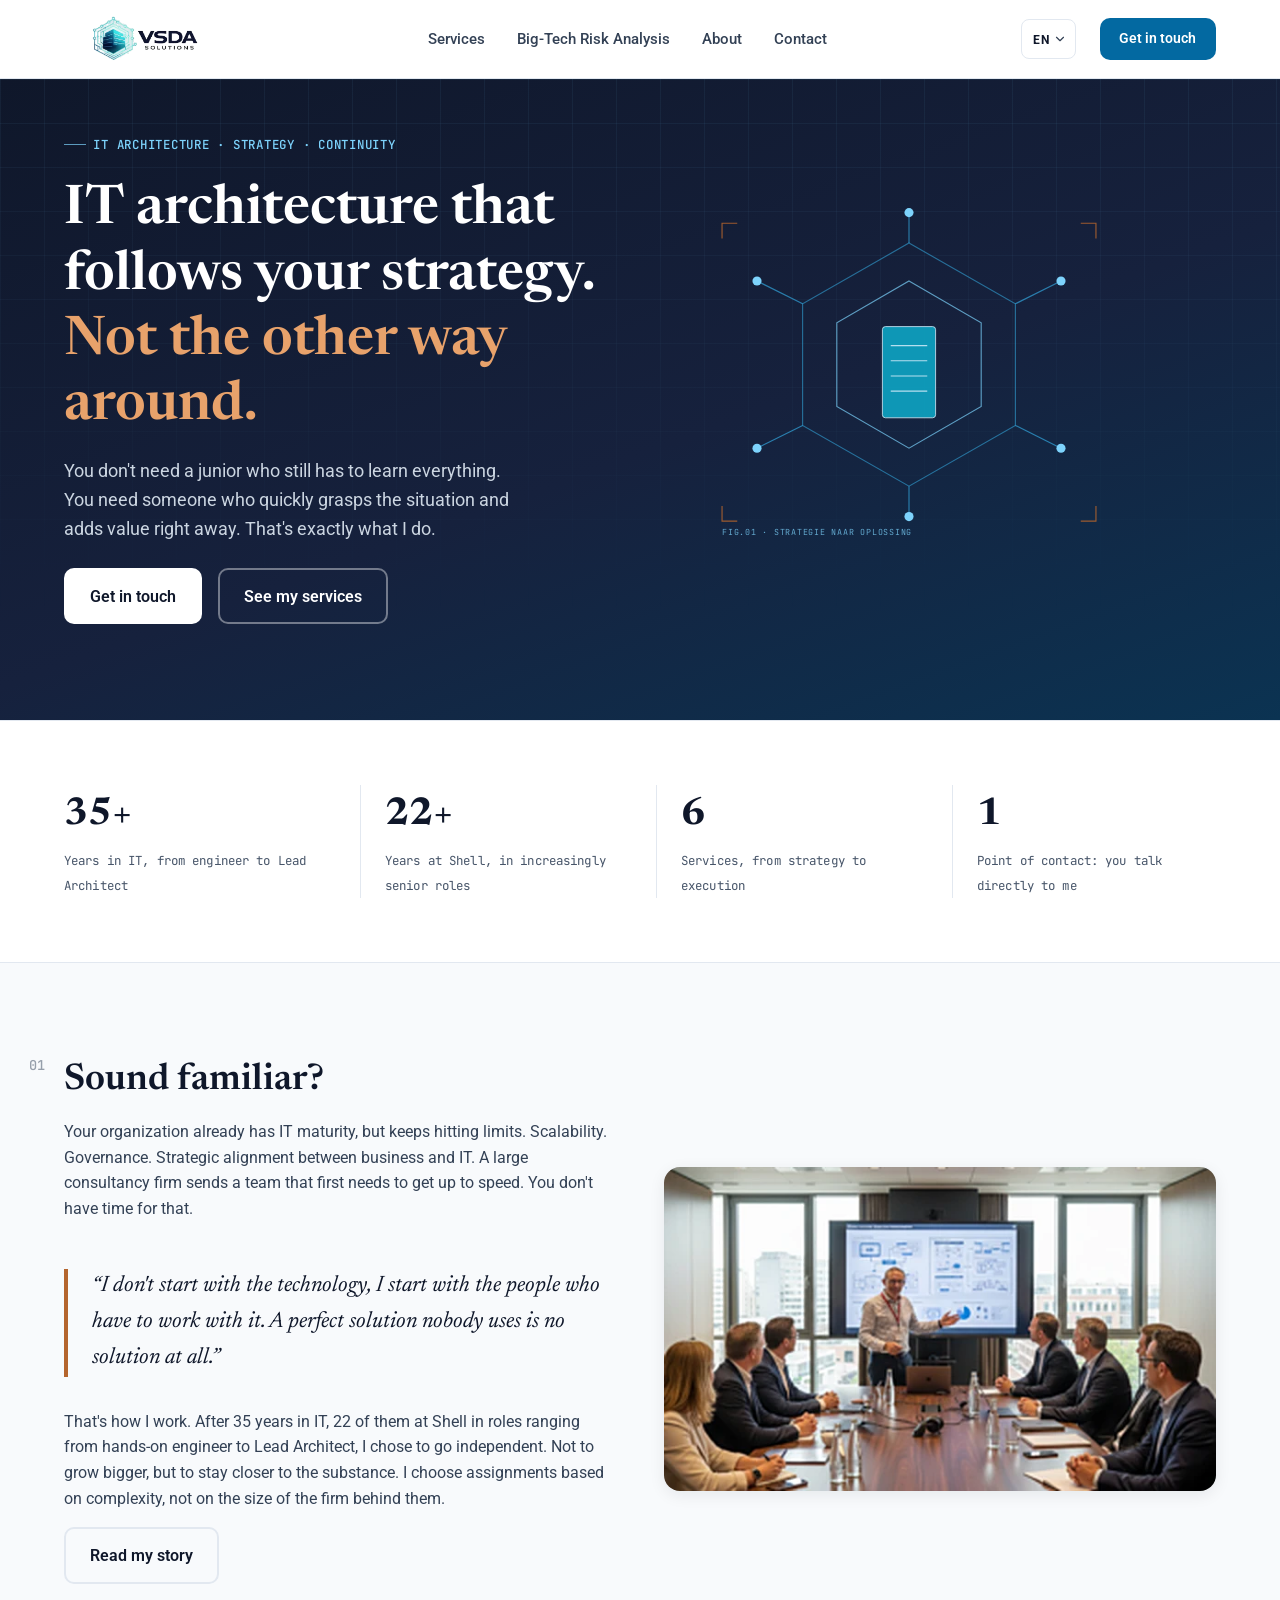
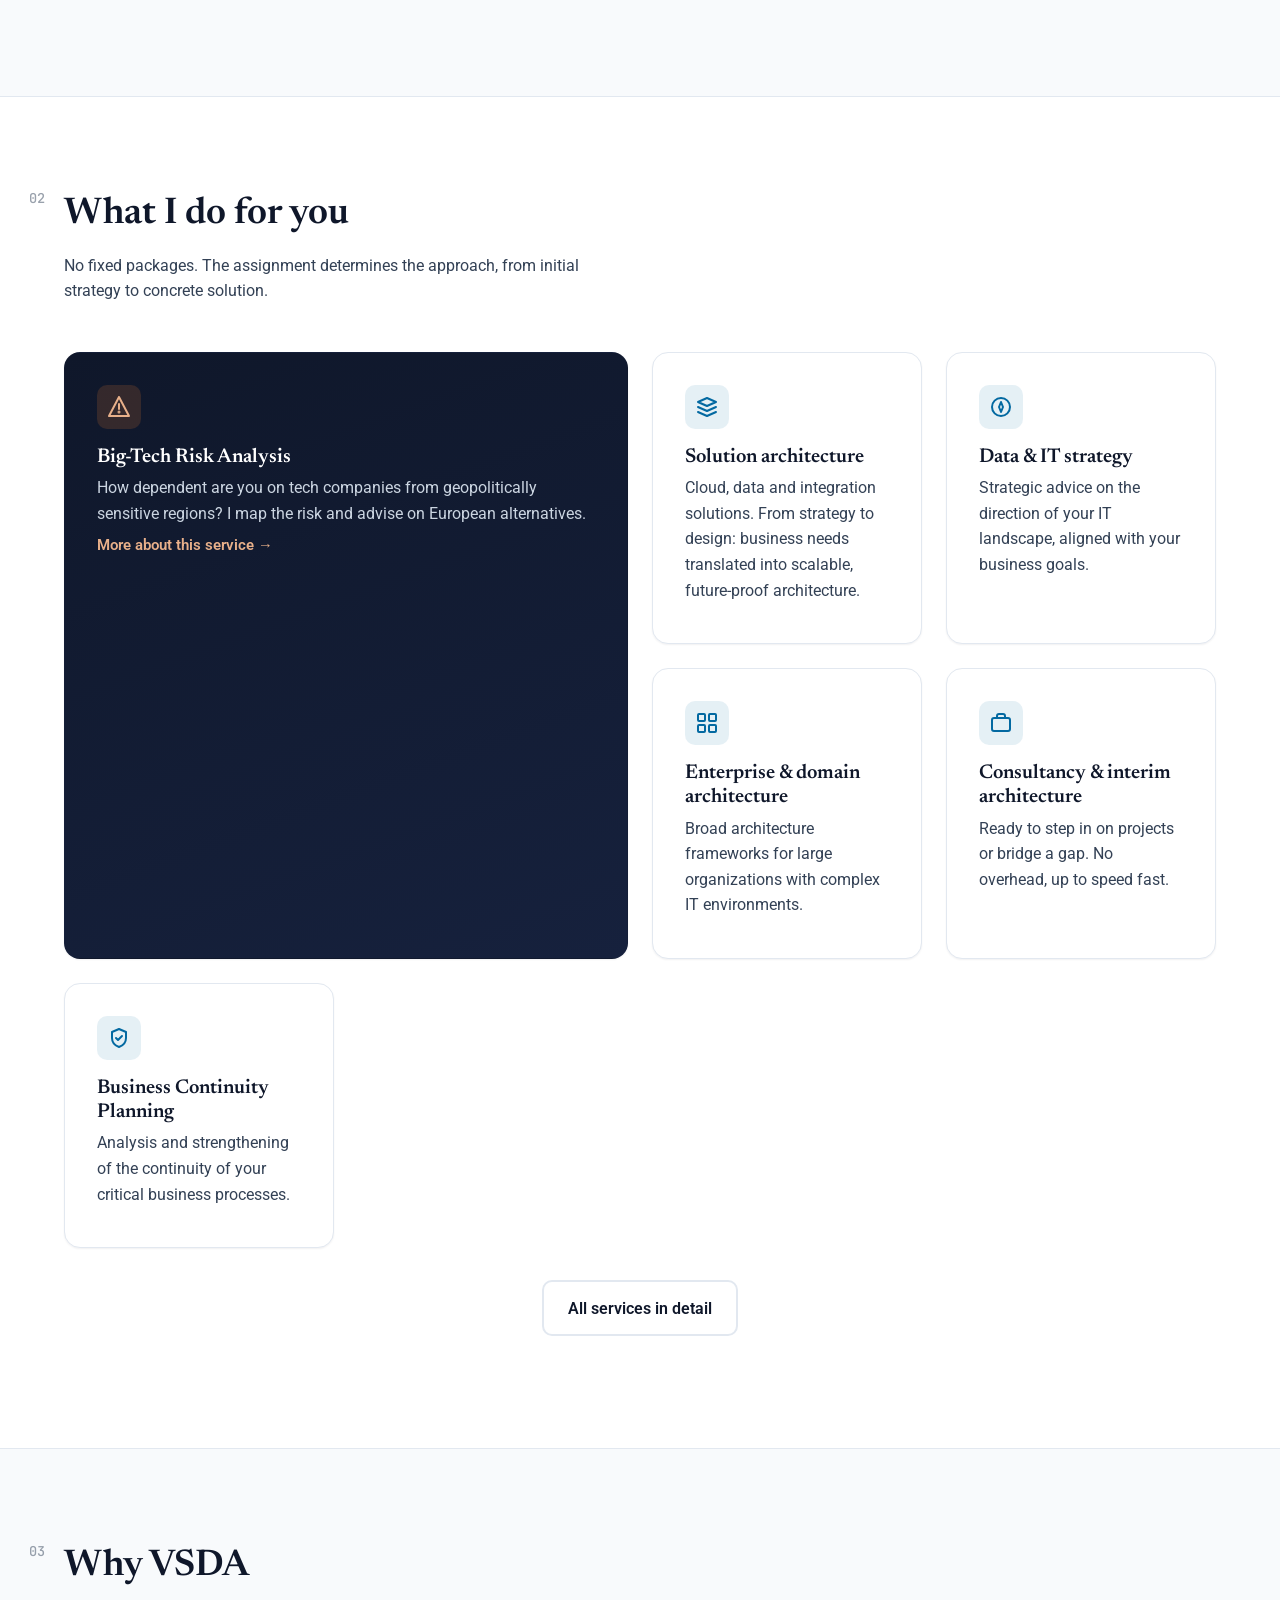
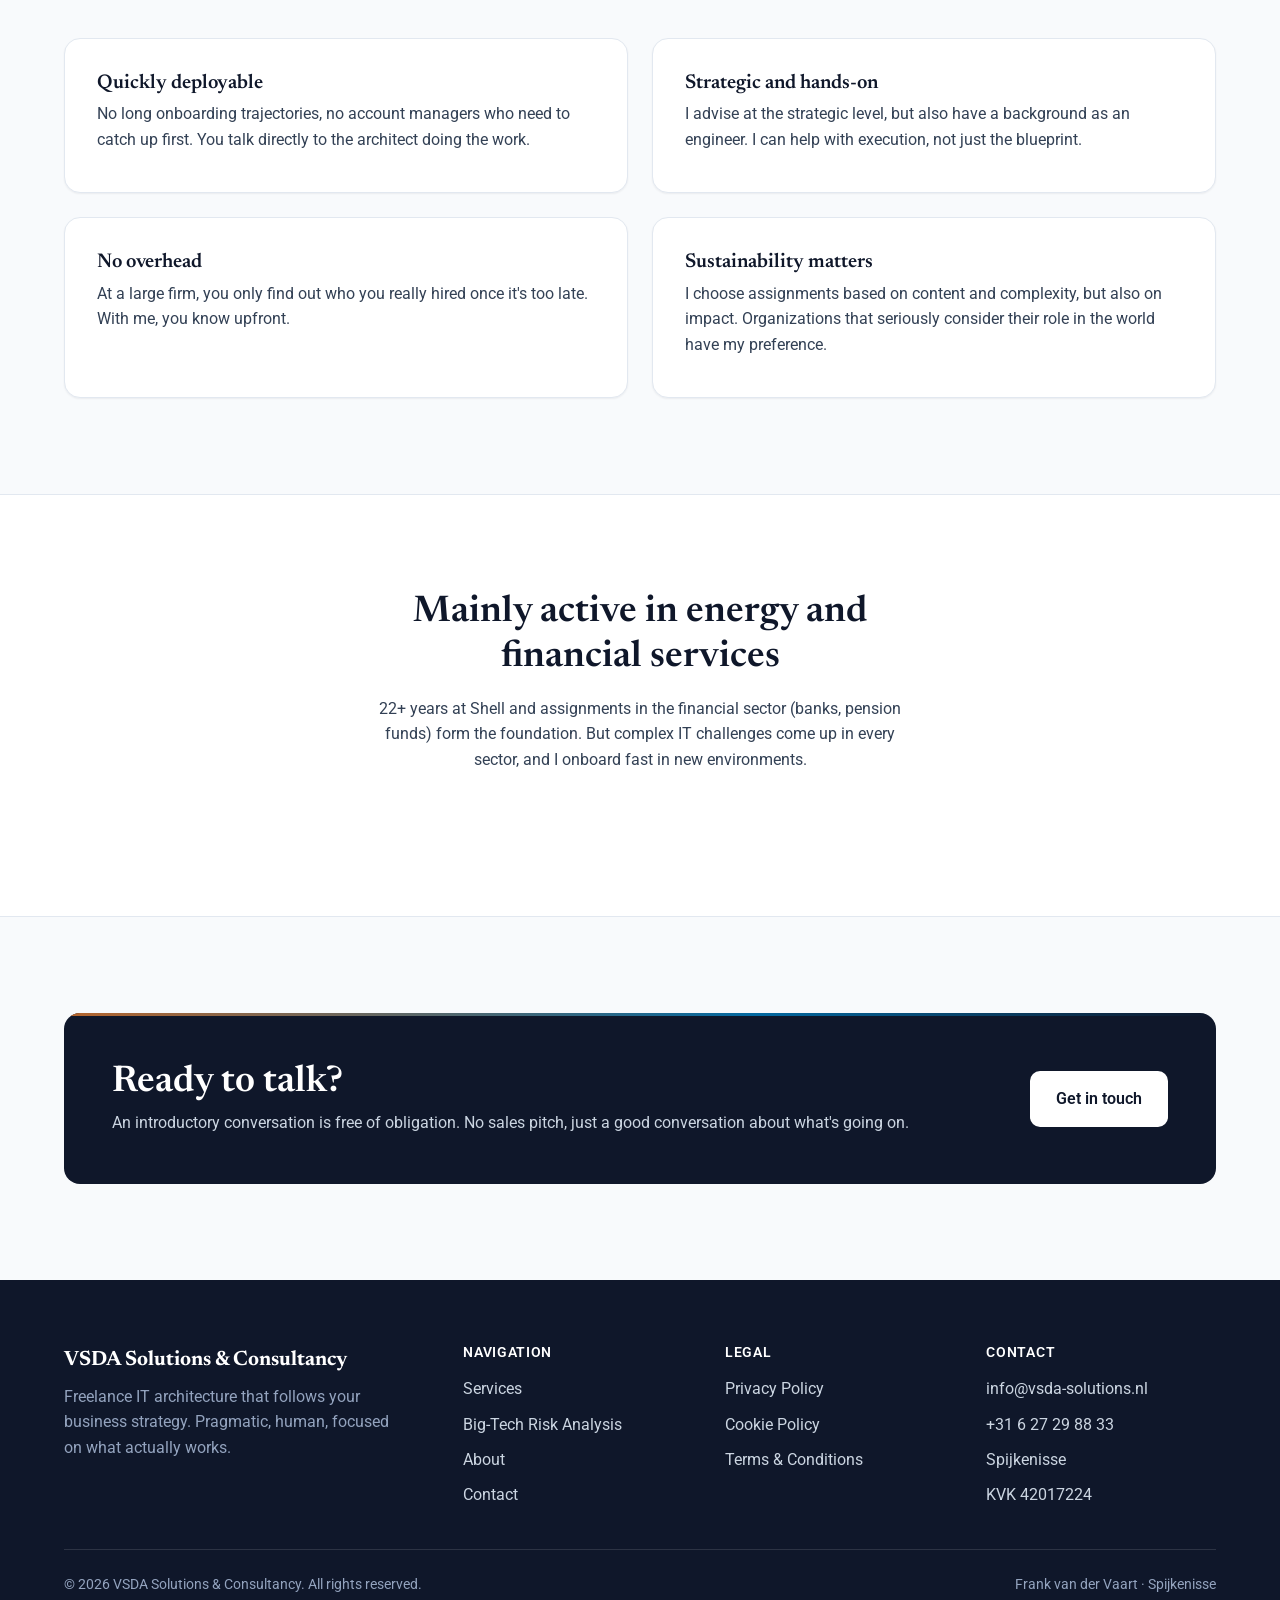
<file: index.html>
<!DOCTYPE html>
<html lang="nl">
<head>
<meta charset="UTF-8">
<meta name="viewport" content="width=device-width, initial-scale=1.0">
<title>VSDA Solutions &amp; Consultancy | IT-architectuur die je strategie volgt</title>
<meta name="description" content="Freelance IT-architect Frank van der Vaart helpt organisaties hun IT-architectuur in lijn brengen met hun bedrijfsstrategie. Pragmatisch, snel inzetbaar, zonder overhead.">
<link rel="icon" href="assets/images/logo.png">
<link rel="stylesheet" href="assets/css/style.css">
</head>
<body>
<a href="#main" class="skip-link" data-i18n="skip_link">Ga naar inhoud</a>

<header class="site-header">
  <div class="nav-wrap">
    <a href="index.html" class="brand"><img src="assets/images/logo.png" alt="VSDA Solutions &amp; Consultancy" width="200" height="54"></a>
    <ul class="nav-links">
      <li><a href="diensten.html" data-i18n="nav_services">Diensten</a></li>
      <li><a href="big-tech-risicoanalyse.html" data-i18n="nav_bigtech">Big-tech risicoanalyse</a></li>
      <li><a href="over-mij.html" data-i18n="nav_about">Over mij</a></li>
      <li><a href="contact.html" data-i18n="nav_contact">Contact</a></li>
    </ul>
    <div class="nav-actions">
      <select id="langSwitch" class="lang-switch" aria-label="Language" data-i18n-aria="lang_switch_label">
        <option value="nl">NL</option>
        <option value="en">EN</option>
      </select>
      <a href="contact.html" class="btn btn-primary" data-i18n="nav_cta">Kennismaken</a>
      <button class="nav-toggle" aria-expanded="false" data-i18n-aria="nav_toggle_aria">
        <svg viewBox="0 0 24 24" fill="none" stroke-width="2" stroke-linecap="round"><line x1="3" y1="6" x2="21" y2="6"/><line x1="3" y1="12" x2="21" y2="12"/><line x1="3" y1="18" x2="21" y2="18"/></svg>
      </button>
    </div>
  </div>
</header>

<main id="main">

  <section class="hero">
    <div class="container">
      <div>
        <span class="eyebrow" data-i18n="hero_eyebrow">IT-architectuur &middot; strategie &middot; continu&iuml;teit</span>
        <h1 data-i18n="hero_h1" data-i18n-html="true">IT-architectuur die je strategie volgt. <span class="accent-copper">Niet andersom.</span></h1>
        <p class="lead" data-i18n="hero_lead">Je hebt geen junior nodig die alles nog moet leren. Je hebt iemand nodig die de situatie snel doorgrondt en direct waarde toevoegt. Dat is precies waar ik voor kom.</p>
        <div class="hero-actions">
          <a href="contact.html" class="btn btn-on-dark" data-i18n="hero_cta_primary">Kennismaken</a>
          <a href="diensten.html" class="btn btn-outline-on-dark" data-i18n="hero_cta_secondary">Bekijk mijn diensten</a>
        </div>
      </div>
      <div class="hero-art" aria-hidden="true">
        <svg viewBox="-10 -10 500 440" fill="none">
          <polygon points="240,40 380,120 380,280 240,360 100,280 100,120" stroke="#38BDF8" stroke-width="1.5" opacity="0.5"/>
          <polygon points="240,90 335,145 335,255 240,310 145,255 145,145" stroke="#7DD3FC" stroke-width="1.5" opacity="0.7"/>
          <line x1="240" y1="40" x2="240" y2="0" stroke="#38BDF8" stroke-width="1.5" opacity="0.6"/>
          <line x1="380" y1="120" x2="440" y2="90" stroke="#38BDF8" stroke-width="1.5" opacity="0.6"/>
          <line x1="380" y1="280" x2="440" y2="310" stroke="#38BDF8" stroke-width="1.5" opacity="0.6"/>
          <line x1="100" y1="280" x2="40" y2="310" stroke="#38BDF8" stroke-width="1.5" opacity="0.6"/>
          <line x1="100" y1="120" x2="40" y2="90" stroke="#38BDF8" stroke-width="1.5" opacity="0.6"/>
          <line x1="240" y1="360" x2="240" y2="400" stroke="#38BDF8" stroke-width="1.5" opacity="0.6"/>
          <circle cx="240" cy="0" r="6" fill="#7DD3FC"/>
          <circle cx="440" cy="90" r="6" fill="#7DD3FC"/>
          <circle cx="440" cy="310" r="6" fill="#7DD3FC"/>
          <circle cx="40" cy="310" r="6" fill="#7DD3FC"/>
          <circle cx="40" cy="90" r="6" fill="#7DD3FC"/>
          <circle cx="240" cy="400" r="6" fill="#7DD3FC"/>
          <rect x="205" y="150" width="70" height="120" rx="4" fill="#0EA5C4" opacity="0.9"/>
          <rect x="205" y="150" width="70" height="120" rx="4" fill="none" stroke="#E0F2FE" stroke-width="1"/>
          <line x1="216" y1="175" x2="264" y2="175" stroke="#E0F2FE" stroke-width="1.5" opacity="0.8"/>
          <line x1="216" y1="195" x2="264" y2="195" stroke="#E0F2FE" stroke-width="1.5" opacity="0.8"/>
          <line x1="216" y1="215" x2="264" y2="215" stroke="#E0F2FE" stroke-width="1.5" opacity="0.8"/>
          <line x1="216" y1="235" x2="264" y2="235" stroke="#E0F2FE" stroke-width="1.5" opacity="0.8"/>
          <g stroke="#B5652D" stroke-width="1.5" opacity="0.85">
            <path d="M -6 34 L -6 14 L 14 14" fill="none"/>
            <path d="M 486 34 L 486 14 L 466 14" fill="none"/>
            <path d="M -6 386 L -6 406 L 14 406" fill="none"/>
            <path d="M 486 386 L 486 406 L 466 406" fill="none"/>
          </g>
          <text x="-6" y="424" font-family="JetBrains Mono, monospace" font-size="11" letter-spacing="1" fill="#7DD3FC" opacity="0.75">FIG.01 &middot; STRATEGIE NAAR OPLOSSING</text>
        </svg>
      </div>
    </div>
  </section>

  <section class="section-tight section-alt">
    <div class="container">
      <div class="stats" data-reveal-group>
        <div class="reveal"><span class="stat-num">35+</span><span class="stat-label" data-i18n="stat_1">Jaar IT-ervaring, van engineer tot Lead Architect</span></div>
        <div class="reveal"><span class="stat-num">22+</span><span class="stat-label" data-i18n="stat_2">Jaar bij Shell, in steeds grotere rollen</span></div>
        <div class="reveal"><span class="stat-num">6</span><span class="stat-label" data-i18n="stat_3">Diensten, van strategie tot uitvoering</span></div>
        <div class="reveal"><span class="stat-num">1</span><span class="stat-label" data-i18n="stat_4">Aanspreekpunt: je praat direct met mij</span></div>
      </div>
    </div>
  </section>

  <section>
    <div class="container">
      <div class="media-layout">
        <div class="media-text">
          <div class="section-head reveal">
            <span class="section-index" aria-hidden="true">01</span>
            <h2 data-i18n="recognize_h2">Herkenbaar?</h2>
            <p data-i18n="recognize_p">Je organisatie heeft al IT-volwassenheid, maar loopt tegen grenzen aan. Schaalbaarheid. Governance. Strategische alignment tussen business en IT. Een groot consultancybureau stuurt een team dat eerst moet inwerken. Daar heb je de tijd niet voor.</p>
          </div>
          <p class="pullquote reveal" data-i18n="recognize_quote">"Ik begin niet bij de technologie, maar bij de mensen die ermee moeten werken. Een perfecte oplossing die niemand gebruikt, is geen oplossing."</p>
          <p class="reveal" data-i18n="recognize_p2">Zo werk ik. Na 35 jaar in de IT, waarvan 22 jaar bij Shell in rollen van hands-on engineer tot Lead Architect, koos ik ervoor om zelfstandig verder te gaan. Niet om groter te worden, maar om dichter bij de inhoud te blijven. Ik kies opdrachten op complexiteit, niet op omvang van het bureau erachter.</p>
          <p class="reveal"><a href="over-mij.html" class="btn btn-outline" data-i18n="recognize_cta">Lees mijn verhaal</a></p>
        </div>
        <figure class="media-figure reveal reveal-right">
          <img src="assets/images/presentatie-klant.webp" alt="Frank van der Vaart presenteert een oplossing aan een klant" width="600" height="352">
        </figure>
      </div>
    </div>
  </section>

  <section class="section-alt">
    <div class="container">
      <div class="section-head reveal">
        <span class="section-index" aria-hidden="true">02</span>
        <h2 data-i18n="services_h2">Wat ik voor je doe</h2>
        <p data-i18n="services_lead">Geen vaste pakketten. De opdracht bepaalt de aanpak, van eerste strategie tot concrete oplossing.</p>
      </div>
      <div class="bento" data-reveal-group>

        <div class="card card-tech bento-feature reveal reveal-zoom">
          <div class="icon"><svg viewBox="0 0 24 24" fill="none" stroke-width="2" stroke-linecap="round" stroke-linejoin="round"><path d="M12 2L2 21h20L12 2z"/><line x1="12" y1="9" x2="12" y2="14"/><circle cx="12" cy="17" r="0.5" fill="currentColor"/></svg></div>
          <h3 data-i18n="svc6_h">Big-tech risicoanalyse</h3>
          <p data-i18n="svc6_p">Hoe afhankelijk ben je van techbedrijven uit geopolitiek gevoelige regio's? Ik breng het risico in kaart en adviseer over Europese alternatieven.</p>
          <a href="big-tech-risicoanalyse.html" class="card-link" data-i18n="svc6_link">Meer over deze dienst &rarr;</a>
        </div>

        <div class="card card-tech reveal reveal-zoom">
          <div class="icon"><svg viewBox="0 0 24 24" fill="none" stroke-width="2" stroke-linecap="round" stroke-linejoin="round"><path d="M12 3l9 4-9 4-9-4 9-4z"/><path d="M3 12l9 4 9-4"/><path d="M3 17l9 4 9-4"/></svg></div>
          <h3 data-i18n="svc1_h">Solution architecture</h3>
          <p data-i18n="svc1_p">Cloud, data en integratieoplossingen. Van strategie tot ontwerp: bedrijfsbehoeften vertaald naar schaalbare, toekomstbestendige architectuur.</p>
        </div>

        <div class="card card-tech reveal reveal-zoom">
          <div class="icon"><svg viewBox="0 0 24 24" fill="none" stroke-width="2" stroke-linecap="round" stroke-linejoin="round"><circle cx="12" cy="12" r="9"/><polygon points="12,7 14,12 12,17 10,12"/></svg></div>
          <h3 data-i18n="svc2_h">Data &amp; IT-strategie</h3>
          <p data-i18n="svc2_p">Strategisch advies over de richting van je IT-landschap, afgestemd op je bedrijfsdoelen.</p>
        </div>

        <div class="card card-tech reveal reveal-zoom">
          <div class="icon"><svg viewBox="0 0 24 24" fill="none" stroke-width="2" stroke-linecap="round" stroke-linejoin="round"><rect x="3" y="3" width="7" height="7" rx="1"/><rect x="14" y="3" width="7" height="7" rx="1"/><rect x="3" y="14" width="7" height="7" rx="1"/><rect x="14" y="14" width="7" height="7" rx="1"/></svg></div>
          <h3 data-i18n="svc3_h">Enterprise &amp; domeinarchitectuur</h3>
          <p data-i18n="svc3_p">Brede architectuurkaders voor grote organisaties met complexe IT-omgevingen.</p>
        </div>

        <div class="card card-tech reveal reveal-zoom">
          <div class="icon"><svg viewBox="0 0 24 24" fill="none" stroke-width="2" stroke-linecap="round" stroke-linejoin="round"><rect x="3" y="7" width="18" height="13" rx="2"/><path d="M8 7V5a2 2 0 0 1 2-2h4a2 2 0 0 1 2 2v2"/></svg></div>
          <h3 data-i18n="svc4_h">Consultancy &amp; interim architectuur</h3>
          <p data-i18n="svc4_p">Direct inzetbaar bij projecten of ter overbrugging. Zonder overhead, snel op stoom.</p>
        </div>

        <div class="card card-tech reveal reveal-zoom">
          <div class="icon"><svg viewBox="0 0 24 24" fill="none" stroke-width="2" stroke-linecap="round" stroke-linejoin="round"><path d="M12 3l7 3v6c0 4.5-3 7.5-7 9-4-1.5-7-4.5-7-9V6l7-3z"/><path d="M9 12l2 2 4-4"/></svg></div>
          <h3 data-i18n="svc5_h">Business Continuity Planning</h3>
          <p data-i18n="svc5_p">Analyse en versterking van de continu&iuml;teit van je kritieke bedrijfsprocessen.</p>
        </div>

      </div>
      <p class="text-center" style="margin-top: var(--space-4);"><a href="diensten.html" class="btn btn-outline" data-i18n="services_cta">Alle diensten in detail</a></p>
    </div>
  </section>

  <section>
    <div class="container">
      <div class="section-head reveal">
        <span class="section-index" aria-hidden="true">03</span>
        <h2 data-i18n="why_h2">Waarom VSDA</h2>
      </div>
      <div class="grid grid-2" data-reveal-group>
        <div class="card card-tech reveal reveal-zoom">
          <h3 data-i18n="why1_h">Snel inzetbaar</h3>
          <p data-i18n="why1_p">Geen lange introductietrajecten en geen accountmanagers die eerst moeten schakelen. Je praat direct met de architect die het werk doet.</p>
        </div>
        <div class="card card-tech reveal reveal-zoom">
          <h3 data-i18n="why2_h">Strategisch &eacute;n hands-on</h3>
          <p data-i18n="why2_p">Ik adviseer op strategisch niveau, maar heb ook een achtergrond als engineer. Ik kan meewerken aan de uitvoering, niet alleen aan het plaatje.</p>
        </div>
        <div class="card card-tech reveal reveal-zoom">
          <h3 data-i18n="why3_h">Geen overhead</h3>
          <p data-i18n="why3_p">Bij een groot bureau weet je pas wie je echt inhuurt als het te laat is. Bij mij weet je dat vooraf.</p>
        </div>
        <div class="card card-tech reveal reveal-zoom">
          <h3 data-i18n="why4_h">Duurzaamheid weegt mee</h3>
          <p data-i18n="why4_p">Ik kies opdrachten op inhoud en complexiteit, maar ook op impact. Organisaties die serieus nadenken over hun rol in de wereld hebben mijn voorkeur.</p>
        </div>
      </div>
    </div>
  </section>

  <section class="section-alt">
    <div class="container">
      <div class="section-head center reveal">
        <h2 data-i18n="sectors_h2">Vooral actief in energie en financi&euml;le dienstverlening</h2>
        <p data-i18n="sectors_p">22+ jaar ervaring bij Shell en opdrachten in de financi&euml;le sector (banken, pensioenfondsen) vormen de basis. Maar complexe IT-vraagstukken komen in elke sector voor, en ik onboard snel in nieuwe omgevingen.</p>
      </div>
    </div>
  </section>

  <section>
    <div class="container">
      <div class="cta-band reveal">
        <div>
          <h2 data-i18n="cta_h2">Klaar om kennis te maken?</h2>
          <p data-i18n="cta_p">Een kennismakingsgesprek is vrijblijvend. Geen verkooppraatje, gewoon een goed gesprek over wat er speelt.</p>
        </div>
        <a href="contact.html" class="btn btn-on-dark" data-i18n="cta_btn">Neem contact op</a>
      </div>
    </div>
  </section>

</main>

<footer class="site-footer">
  <div class="container">
    <div class="footer-grid">
      <div>
        <div class="footer-brand">VSDA Solutions &amp; Consultancy</div>
        <p class="footer-tag" data-i18n="footer_tagline">Freelance IT-architectuur die aansluit bij je bedrijfsstrategie. Pragmatisch, menselijk, gericht op wat werkt in de praktijk.</p>
      </div>
      <div class="footer-col">
        <h4 data-i18n="footer_nav_heading">Navigatie</h4>
        <ul>
          <li><a href="diensten.html" data-i18n="nav_services">Diensten</a></li>
          <li><a href="big-tech-risicoanalyse.html" data-i18n="nav_bigtech">Big-tech risicoanalyse</a></li>
          <li><a href="over-mij.html" data-i18n="nav_about">Over mij</a></li>
          <li><a href="contact.html" data-i18n="nav_contact">Contact</a></li>
        </ul>
      </div>
      <div class="footer-col">
        <h4 data-i18n="footer_legal_heading">Juridisch</h4>
        <ul>
          <li><a href="privacybeleid.html" data-i18n="footer_privacy">Privacyverklaring</a></li>
          <li><a href="cookiebeleid.html" data-i18n="footer_cookies">Cookiebeleid</a></li>
          <li><a href="algemene-voorwaarden.html" data-i18n="footer_terms">Algemene voorwaarden</a></li>
        </ul>
      </div>
      <div class="footer-col">
        <h4 data-i18n="footer_contact_heading">Contact</h4>
        <ul>
          <li><a href="mailto:info@vsda-solutions.nl">info@vsda-solutions.nl</a></li>
          <li><a href="tel:+31627298833">+31 6 27 29 88 33</a></li>
          <li>Spijkenisse</li>
          <li>KVK 42017224</li>
        </ul>
      </div>
    </div>
    <div class="footer-bottom">
      <span data-i18n="footer_copyright">&copy; 2026 VSDA Solutions &amp; Consultancy. Alle rechten voorbehouden.</span>
      <span>Frank van der Vaart &middot; Spijkenisse</span>
    </div>
  </div>
</footer>

<script src="assets/js/nav.js"></script>
<script>
window.VSDA_TRANSLATIONS = {
  "nl": {
    "skip_link": "Ga naar inhoud",
    "lang_switch_label": "Taal",
    "nav_toggle_aria": "Menu openen",
    "nav_services": "Diensten",
    "nav_bigtech": "Big-tech risicoanalyse",
    "nav_about": "Over mij",
    "nav_contact": "Contact",
    "nav_cta": "Kennismaken",
    "hero_eyebrow": "IT-architectuur · strategie · continuïteit",
    "hero_h1": "IT-architectuur die je strategie volgt. <span class=\"accent-copper\">Niet andersom.</span>",
    "hero_lead": "Je hebt geen junior nodig die alles nog moet leren. Je hebt iemand nodig die de situatie snel doorgrondt en direct waarde toevoegt. Dat is precies waar ik voor kom.",
    "hero_cta_primary": "Kennismaken",
    "hero_cta_secondary": "Bekijk mijn diensten",
    "stat_1": "Jaar IT-ervaring, van engineer tot Lead Architect",
    "stat_2": "Jaar bij Shell, in steeds grotere rollen",
    "stat_3": "Diensten, van strategie tot uitvoering",
    "stat_4": "Aanspreekpunt: je praat direct met mij",
    "recognize_h2": "Herkenbaar?",
    "recognize_p": "Je organisatie heeft al IT-volwassenheid, maar loopt tegen grenzen aan. Schaalbaarheid. Governance. Strategische alignment tussen business en IT. Een groot consultancybureau stuurt een team dat eerst moet inwerken. Daar heb je de tijd niet voor.",
    "recognize_quote": "“Ik begin niet bij de technologie, maar bij de mensen die ermee moeten werken. Een perfecte oplossing die niemand gebruikt, is geen oplossing.”",
    "recognize_p2": "Zo werk ik. Na 35 jaar in de IT, waarvan 22 jaar bij Shell in rollen van hands-on engineer tot Lead Architect, koos ik ervoor om zelfstandig verder te gaan. Niet om groter te worden, maar om dichter bij de inhoud te blijven. Ik kies opdrachten op complexiteit, niet op omvang van het bureau erachter.",
    "recognize_cta": "Lees mijn verhaal",
    "services_h2": "Wat ik voor je doe",
    "services_lead": "Geen vaste pakketten. De opdracht bepaalt de aanpak, van eerste strategie tot concrete oplossing.",
    "svc1_h": "Solution architecture",
    "svc1_p": "Cloud, data en integratieoplossingen. Van strategie tot ontwerp: bedrijfsbehoeften vertaald naar schaalbare, toekomstbestendige architectuur.",
    "svc2_h": "Data & IT-strategie",
    "svc2_p": "Strategisch advies over de richting van je IT-landschap, afgestemd op je bedrijfsdoelen.",
    "svc3_h": "Enterprise & domeinarchitectuur",
    "svc3_p": "Brede architectuurkaders voor grote organisaties met complexe IT-omgevingen.",
    "svc4_h": "Consultancy & interim architectuur",
    "svc4_p": "Direct inzetbaar bij projecten of ter overbrugging. Zonder overhead, snel op stoom.",
    "svc5_h": "Business Continuity Planning",
    "svc5_p": "Analyse en versterking van de continuïteit van je kritieke bedrijfsprocessen.",
    "svc6_h": "Big-tech risicoanalyse",
    "svc6_p": "Hoe afhankelijk ben je van techbedrijven uit geopolitiek gevoelige regio's? Ik breng het risico in kaart en adviseer over Europese alternatieven.",
    "svc6_link": "Meer over deze dienst →",
    "services_cta": "Alle diensten in detail",
    "why_h2": "Waarom VSDA",
    "why1_h": "Snel inzetbaar",
    "why1_p": "Geen lange introductietrajecten en geen accountmanagers die eerst moeten schakelen. Je praat direct met de architect die het werk doet.",
    "why2_h": "Strategisch én hands-on",
    "why2_p": "Ik adviseer op strategisch niveau, maar heb ook een achtergrond als engineer. Ik kan meewerken aan de uitvoering, niet alleen aan het plaatje.",
    "why3_h": "Geen overhead",
    "why3_p": "Bij een groot bureau weet je pas wie je echt inhuurt als het te laat is. Bij mij weet je dat vooraf.",
    "why4_h": "Duurzaamheid weegt mee",
    "why4_p": "Ik kies opdrachten op inhoud en complexiteit, maar ook op impact. Organisaties die serieus nadenken over hun rol in de wereld hebben mijn voorkeur.",
    "sectors_h2": "Vooral actief in energie en financiële dienstverlening",
    "sectors_p": "22+ jaar ervaring bij Shell en opdrachten in de financiële sector (banken, pensioenfondsen) vormen de basis. Maar complexe IT-vraagstukken komen in elke sector voor, en ik onboard snel in nieuwe omgevingen.",
    "cta_h2": "Klaar om kennis te maken?",
    "cta_p": "Een kennismakingsgesprek is vrijblijvend. Geen verkooppraatje, gewoon een goed gesprek over wat er speelt.",
    "cta_btn": "Neem contact op",
    "footer_tagline": "Freelance IT-architectuur die aansluit bij je bedrijfsstrategie. Pragmatisch, menselijk, gericht op wat werkt in de praktijk.",
    "footer_nav_heading": "Navigatie",
    "footer_legal_heading": "Juridisch",
    "footer_privacy": "Privacyverklaring",
    "footer_cookies": "Cookiebeleid",
    "footer_terms": "Algemene voorwaarden",
    "footer_contact_heading": "Contact",
    "footer_copyright": "© 2026 VSDA Solutions & Consultancy. Alle rechten voorbehouden.",
    "title": "VSDA Solutions & Consultancy | IT-architectuur die je strategie volgt",
    "meta_description": "Freelance IT-architect Frank van der Vaart helpt organisaties hun IT-architectuur in lijn brengen met hun bedrijfsstrategie. Pragmatisch, snel inzetbaar, zonder overhead."
  },
  "en": {
    "skip_link": "Skip to content",
    "lang_switch_label": "Language",
    "nav_toggle_aria": "Open menu",
    "nav_services": "Services",
    "nav_bigtech": "Big-Tech Risk Analysis",
    "nav_about": "About",
    "nav_contact": "Contact",
    "nav_cta": "Get in touch",
    "hero_eyebrow": "IT architecture · strategy · continuity",
    "hero_h1": "IT architecture that follows your strategy. <span class=\"accent-copper\">Not the other way around.</span>",
    "hero_lead": "You don't need a junior who still has to learn everything. You need someone who quickly grasps the situation and adds value right away. That's exactly what I do.",
    "hero_cta_primary": "Get in touch",
    "hero_cta_secondary": "See my services",
    "stat_1": "Years in IT, from engineer to Lead Architect",
    "stat_2": "Years at Shell, in increasingly senior roles",
    "stat_3": "Services, from strategy to execution",
    "stat_4": "Point of contact: you talk directly to me",
    "recognize_h2": "Sound familiar?",
    "recognize_p": "Your organization already has IT maturity, but keeps hitting limits. Scalability. Governance. Strategic alignment between business and IT. A large consultancy firm sends a team that first needs to get up to speed. You don't have time for that.",
    "recognize_quote": "“I don't start with the technology, I start with the people who have to work with it. A perfect solution nobody uses is no solution at all.”",
    "recognize_p2": "That's how I work. After 35 years in IT, 22 of them at Shell in roles ranging from hands-on engineer to Lead Architect, I chose to go independent. Not to grow bigger, but to stay closer to the substance. I choose assignments based on complexity, not on the size of the firm behind them.",
    "recognize_cta": "Read my story",
    "services_h2": "What I do for you",
    "services_lead": "No fixed packages. The assignment determines the approach, from initial strategy to concrete solution.",
    "svc1_h": "Solution architecture",
    "svc1_p": "Cloud, data and integration solutions. From strategy to design: business needs translated into scalable, future-proof architecture.",
    "svc2_h": "Data & IT strategy",
    "svc2_p": "Strategic advice on the direction of your IT landscape, aligned with your business goals.",
    "svc3_h": "Enterprise & domain architecture",
    "svc3_p": "Broad architecture frameworks for large organizations with complex IT environments.",
    "svc4_h": "Consultancy & interim architecture",
    "svc4_p": "Ready to step in on projects or bridge a gap. No overhead, up to speed fast.",
    "svc5_h": "Business Continuity Planning",
    "svc5_p": "Analysis and strengthening of the continuity of your critical business processes.",
    "svc6_h": "Big-Tech Risk Analysis",
    "svc6_p": "How dependent are you on tech companies from geopolitically sensitive regions? I map the risk and advise on European alternatives.",
    "svc6_link": "More about this service →",
    "services_cta": "All services in detail",
    "why_h2": "Why VSDA",
    "why1_h": "Quickly deployable",
    "why1_p": "No long onboarding trajectories, no account managers who need to catch up first. You talk directly to the architect doing the work.",
    "why2_h": "Strategic and hands-on",
    "why2_p": "I advise at the strategic level, but also have a background as an engineer. I can help with execution, not just the blueprint.",
    "why3_h": "No overhead",
    "why3_p": "At a large firm, you only find out who you really hired once it's too late. With me, you know upfront.",
    "why4_h": "Sustainability matters",
    "why4_p": "I choose assignments based on content and complexity, but also on impact. Organizations that seriously consider their role in the world have my preference.",
    "sectors_h2": "Mainly active in energy and financial services",
    "sectors_p": "22+ years at Shell and assignments in the financial sector (banks, pension funds) form the foundation. But complex IT challenges come up in every sector, and I onboard fast in new environments.",
    "cta_h2": "Ready to talk?",
    "cta_p": "An introductory conversation is free of obligation. No sales pitch, just a good conversation about what's going on.",
    "cta_btn": "Get in touch",
    "footer_tagline": "Freelance IT architecture that follows your business strategy. Pragmatic, human, focused on what actually works.",
    "footer_nav_heading": "Navigation",
    "footer_legal_heading": "Legal",
    "footer_privacy": "Privacy Policy",
    "footer_cookies": "Cookie Policy",
    "footer_terms": "Terms & Conditions",
    "footer_contact_heading": "Contact",
    "footer_copyright": "© 2026 VSDA Solutions & Consultancy. All rights reserved.",
    "title": "VSDA Solutions & Consultancy | IT architecture that follows your strategy",
    "meta_description": "Freelance IT architect Frank van der Vaart helps organizations align their IT architecture with business strategy. Pragmatic, quickly deployable, no overhead."
  }
};
</script>
<script src="assets/js/reveal.js"></script>
<script src="assets/js/i18n.js"></script>
<script>initI18n(window.VSDA_TRANSLATIONS, 'vsdaLang');</script>
</body>
</html>
</file>
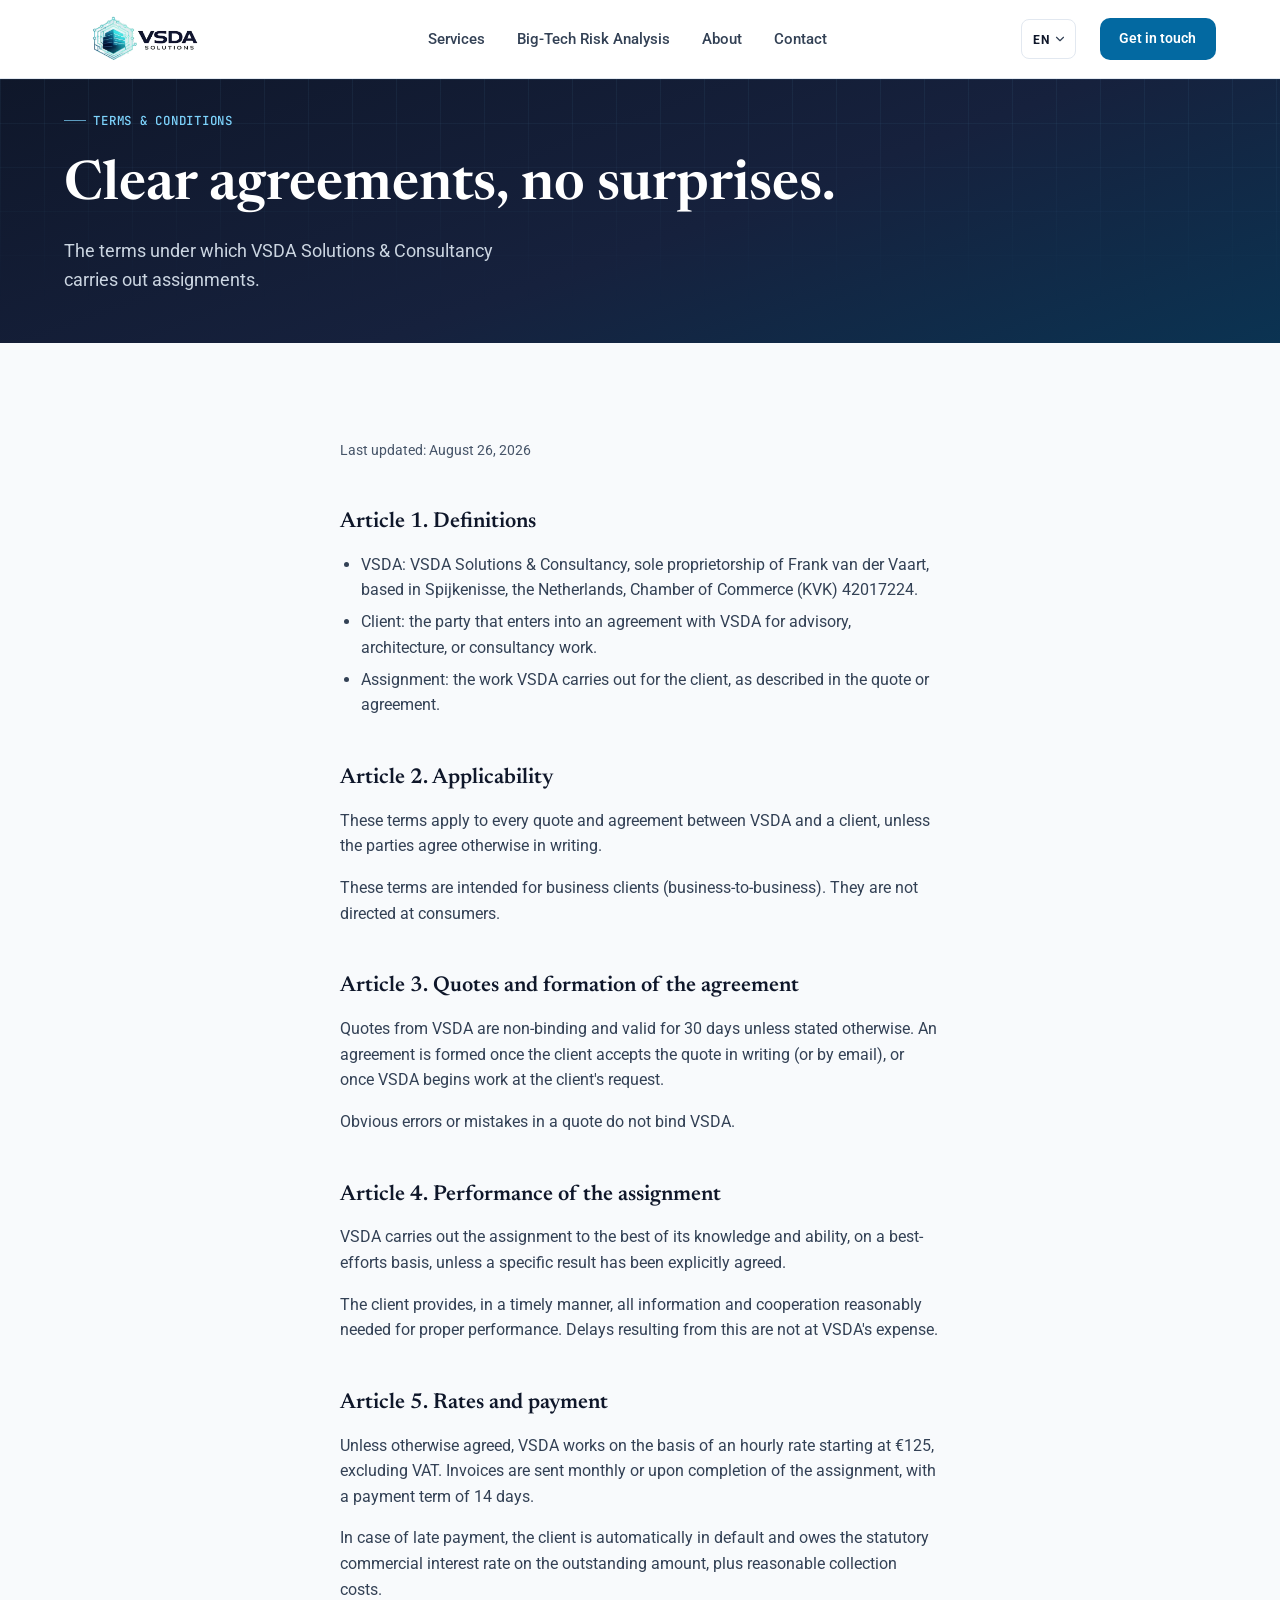
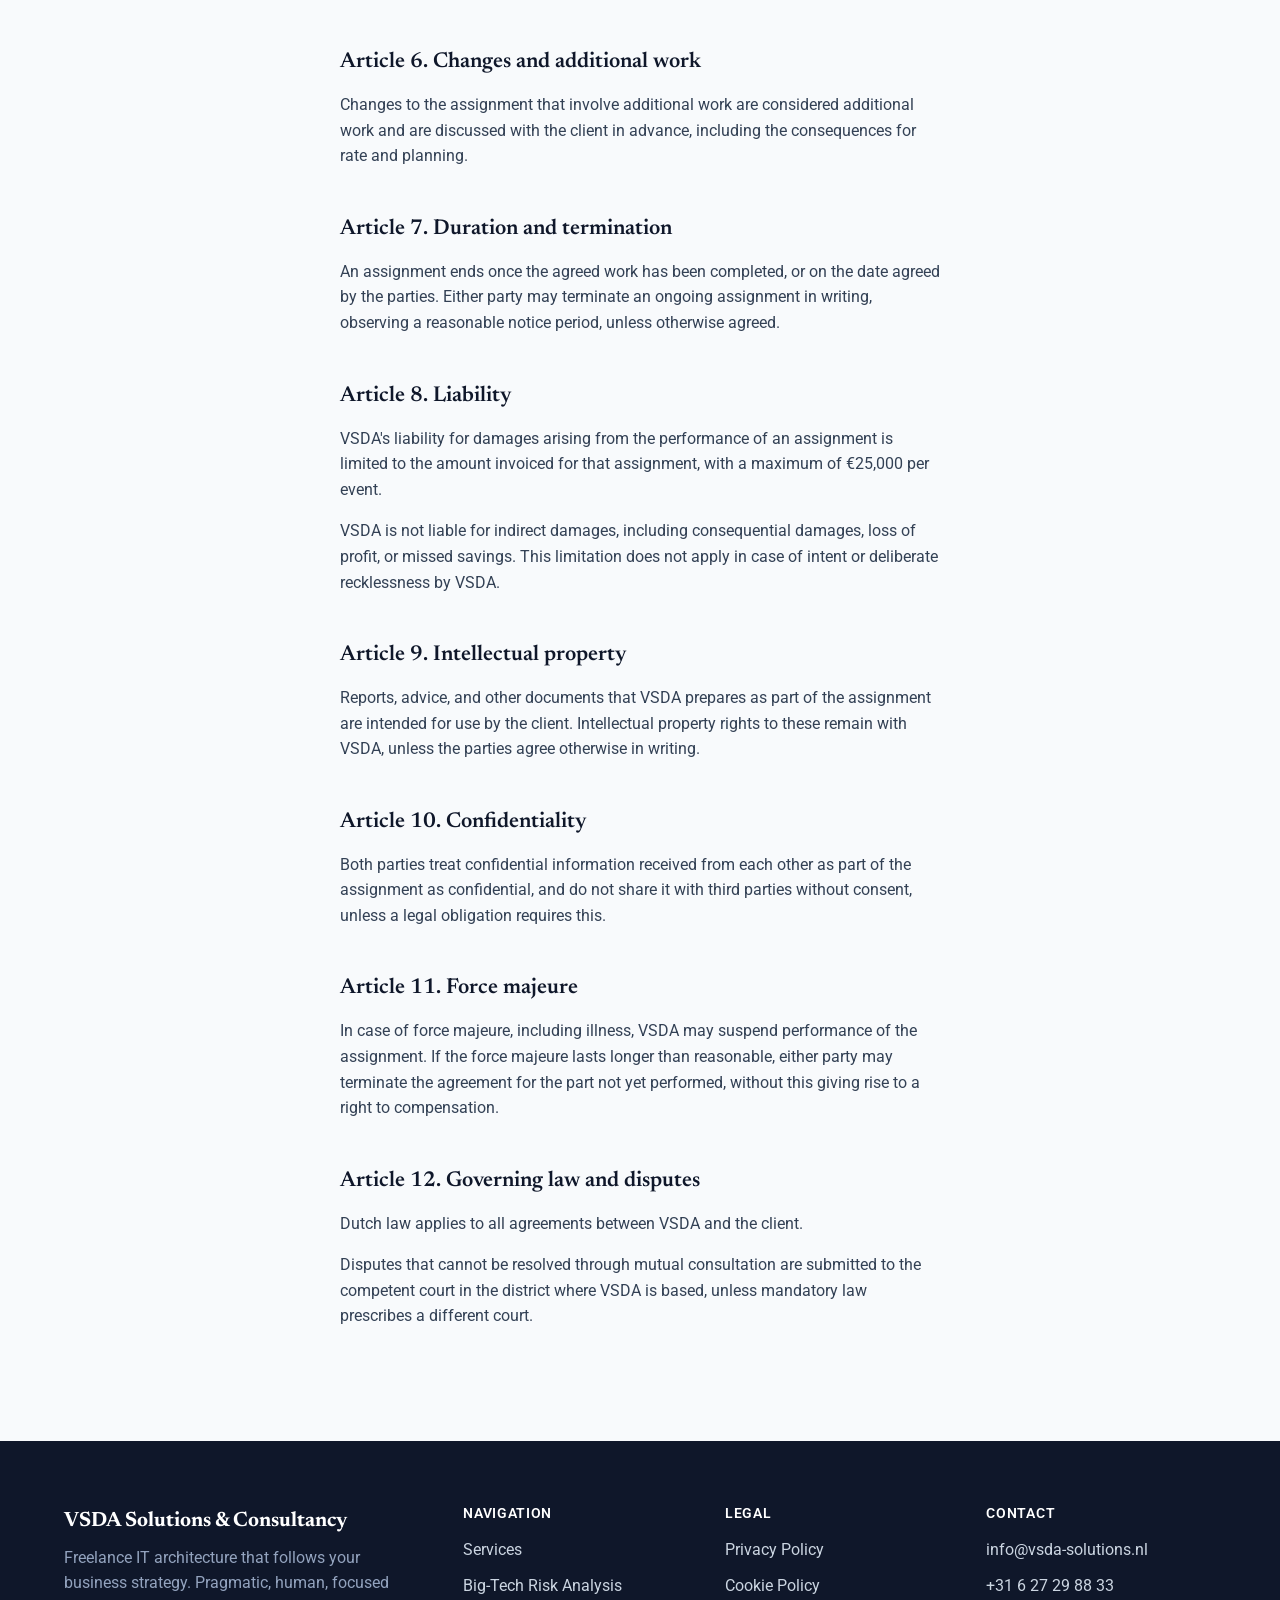
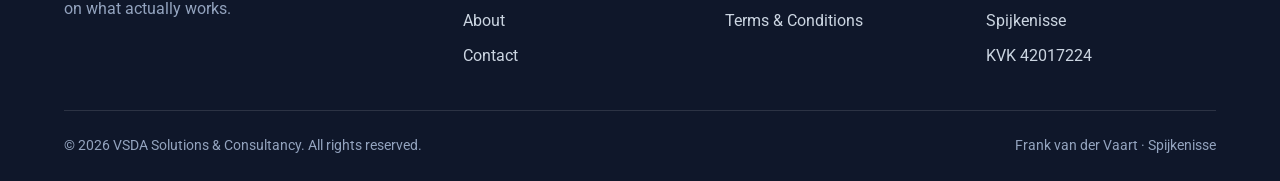
<file: algemene-voorwaarden.html>
<!DOCTYPE html>
<html lang="nl">
<head>
<meta charset="UTF-8">
<meta name="viewport" content="width=device-width, initial-scale=1.0">
<title>Algemene voorwaarden | VSDA Solutions &amp; Consultancy</title>
<meta name="description" content="Algemene voorwaarden van VSDA Solutions & Consultancy voor opdrachten op het gebied van IT-architectuur en consultancy.">
<link rel="icon" href="assets/images/logo.png">
<link rel="stylesheet" href="assets/css/style.css">
</head>
<body>
<a href="#main" class="skip-link" data-i18n="skip_link">Ga naar inhoud</a>

<header class="site-header">
  <div class="nav-wrap">
    <a href="index.html" class="brand"><img src="assets/images/logo.png" alt="VSDA Solutions &amp; Consultancy" width="200" height="54"></a>
    <ul class="nav-links">
      <li><a href="diensten.html" data-i18n="nav_services">Diensten</a></li>
      <li><a href="big-tech-risicoanalyse.html" data-i18n="nav_bigtech">Big-tech risicoanalyse</a></li>
      <li><a href="over-mij.html" data-i18n="nav_about">Over mij</a></li>
      <li><a href="contact.html" data-i18n="nav_contact">Contact</a></li>
    </ul>
    <div class="nav-actions">
      <select id="langSwitch" class="lang-switch" aria-label="Language" data-i18n-aria="lang_switch_label">
        <option value="nl">NL</option>
        <option value="en">EN</option>
      </select>
      <a href="contact.html" class="btn btn-primary" data-i18n="nav_cta">Kennismaken</a>
      <button class="nav-toggle" aria-expanded="false" data-i18n-aria="nav_toggle_aria">
        <svg viewBox="0 0 24 24" fill="none" stroke-width="2" stroke-linecap="round"><line x1="3" y1="6" x2="21" y2="6"/><line x1="3" y1="12" x2="21" y2="12"/><line x1="3" y1="18" x2="21" y2="18"/></svg>
      </button>
    </div>
  </div>
</header>

<main id="main">

  <section class="hero hero-page">
    <div class="container">
      <div>
        <span class="eyebrow" data-i18n="eyebrow">Algemene voorwaarden</span>
        <h1 data-i18n="h1">Duidelijke afspraken, geen verrassingen.</h1>
        <p class="lead" data-i18n="lead">De voorwaarden waaronder VSDA Solutions &amp; Consultancy opdrachten uitvoert.</p>
      </div>
    </div>
  </section>

  <section>
    <div class="container legal-content">
      <p class="legal-updated" data-i18n="updated">Laatst bijgewerkt: 26 augustus 2026</p>

      <h2 data-i18n="art1_h2">Artikel 1. Definities</h2>
      <ul>
        <li data-i18n="art1_li1">VSDA: VSDA Solutions &amp; Consultancy, eenmanszaak van Frank van der Vaart, gevestigd te Spijkenisse, KVK 42017224.</li>
        <li data-i18n="art1_li2">Opdrachtgever: de partij die met VSDA een overeenkomst aangaat voor advies-, architectuur- of consultancywerkzaamheden.</li>
        <li data-i18n="art1_li3">Opdracht: de werkzaamheden die VSDA voor de opdrachtgever verricht, zoals beschreven in de offerte of overeenkomst.</li>
      </ul>

      <h2 data-i18n="art2_h2">Artikel 2. Toepasselijkheid</h2>
      <p data-i18n="art2_p1">Deze voorwaarden gelden voor iedere offerte en overeenkomst tussen VSDA en een opdrachtgever, tenzij partijen schriftelijk iets anders afspreken.</p>
      <p data-i18n="art2_p2">Deze voorwaarden zijn bedoeld voor zakelijke opdrachtgevers (business-to-business). Ze richten zich niet tot consumenten.</p>

      <h2 data-i18n="art3_h2">Artikel 3. Offertes en totstandkoming</h2>
      <p data-i18n="art3_p1">Offertes van VSDA zijn vrijblijvend en 30 dagen geldig, tenzij anders vermeld. Een overeenkomst komt tot stand zodra de opdrachtgever de offerte schriftelijk (of per e-mail) heeft geaccepteerd, of zodra VSDA in opdracht van de opdrachtgever met de werkzaamheden is begonnen.</p>
      <p data-i18n="art3_p2">Kennelijke fouten of vergissingen in een offerte binden VSDA niet.</p>

      <h2 data-i18n="art4_h2">Artikel 4. Uitvoering van de opdracht</h2>
      <p data-i18n="art4_p1">VSDA voert de opdracht naar beste inzicht en vermogen uit, op basis van een inspanningsverplichting, tenzij uitdrukkelijk een resultaat is overeengekomen.</p>
      <p data-i18n="art4_p2">De opdrachtgever levert tijdig alle informatie en medewerking die redelijkerwijs nodig is voor een goede uitvoering. Vertraging die hierdoor ontstaat, komt niet voor rekening van VSDA.</p>

      <h2 data-i18n="art5_h2">Artikel 5. Tarieven en betaling</h2>
      <p data-i18n="art5_p1">Tenzij anders overeengekomen, werkt VSDA op basis van een uurtarief vanaf &euro;125, exclusief btw. Facturen worden maandelijks of bij afronding van de opdracht gestuurd, met een betaaltermijn van 14 dagen.</p>
      <p data-i18n="art5_p2">Bij niet-tijdige betaling is de opdrachtgever van rechtswege in verzuim en is de wettelijke handelsrente verschuldigd over het openstaande bedrag, plus redelijke incassokosten.</p>

      <h2 data-i18n="art6_h2">Artikel 6. Wijziging en meerwerk</h2>
      <p data-i18n="art6_p">Wijzigingen in de opdracht die extra werk met zich meebrengen, worden als meerwerk beschouwd en vooraf met de opdrachtgever besproken, inclusief de gevolgen voor tarief en planning.</p>

      <h2 data-i18n="art7_h2">Artikel 7. Duur en beëindiging</h2>
      <p data-i18n="art7_p">Een opdracht eindigt zodra de overeengekomen werkzaamheden zijn afgerond, of op de datum die partijen zijn overeengekomen. Beide partijen kunnen een doorlopende opdracht schriftelijk opzeggen met inachtneming van een redelijke opzegtermijn, tenzij anders overeengekomen.</p>

      <h2 data-i18n="art8_h2">Artikel 8. Aansprakelijkheid</h2>
      <p data-i18n="art8_p1">De aansprakelijkheid van VSDA voor schade die voortvloeit uit de uitvoering van een opdracht is beperkt tot het bedrag dat voor die opdracht in rekening is gebracht, met een maximum van &euro;25.000 per gebeurtenis.</p>
      <p data-i18n="art8_p2">VSDA is niet aansprakelijk voor indirecte schade, waaronder gevolgschade, gederfde winst of gemiste besparingen. Deze beperking geldt niet bij opzet of bewuste roekeloosheid van VSDA.</p>

      <h2 data-i18n="art9_h2">Artikel 9. Intellectueel eigendom</h2>
      <p data-i18n="art9_p">Rapporten, adviezen en andere stukken die VSDA in het kader van de opdracht opstelt, zijn bestemd voor gebruik door de opdrachtgever. Het intellectueel eigendom hierop blijft bij VSDA, tenzij partijen schriftelijk anders overeenkomen.</p>

      <h2 data-i18n="art10_h2">Artikel 10. Geheimhouding</h2>
      <p data-i18n="art10_p">Beide partijen behandelen vertrouwelijke informatie die zij in het kader van de opdracht van elkaar ontvangen vertrouwelijk, en delen deze niet met derden zonder toestemming, tenzij een wettelijke verplichting hiertoe bestaat.</p>

      <h2 data-i18n="art11_h2">Artikel 11. Overmacht</h2>
      <p data-i18n="art11_p">Bij overmacht, waaronder ziekte, kan VSDA de uitvoering van de opdracht opschorten. Duurt de overmacht langer dan redelijk, dan kunnen beide partijen de overeenkomst ontbinden voor het nog niet uitgevoerde deel, zonder dat dit recht geeft op schadevergoeding.</p>

      <h2 data-i18n="art12_h2">Artikel 12. Toepasselijk recht en geschillen</h2>
      <p data-i18n="art12_p1">Op alle overeenkomsten tussen VSDA en de opdrachtgever is Nederlands recht van toepassing.</p>
      <p data-i18n="art12_p2">Geschillen die niet in onderling overleg kunnen worden opgelost, worden voorgelegd aan de bevoegde rechter in het arrondissement waar VSDA is gevestigd, tenzij dwingend recht een andere rechter voorschrijft.</p>
    </div>
  </section>

</main>

<footer class="site-footer">
  <div class="container">
    <div class="footer-grid">
      <div>
        <div class="footer-brand">VSDA Solutions &amp; Consultancy</div>
        <p class="footer-tag" data-i18n="footer_tagline">Freelance IT-architectuur die aansluit bij je bedrijfsstrategie. Pragmatisch, menselijk, gericht op wat werkt in de praktijk.</p>
      </div>
      <div class="footer-col">
        <h4 data-i18n="footer_nav_heading">Navigatie</h4>
        <ul>
          <li><a href="diensten.html" data-i18n="nav_services">Diensten</a></li>
          <li><a href="big-tech-risicoanalyse.html" data-i18n="nav_bigtech">Big-tech risicoanalyse</a></li>
          <li><a href="over-mij.html" data-i18n="nav_about">Over mij</a></li>
          <li><a href="contact.html" data-i18n="nav_contact">Contact</a></li>
        </ul>
      </div>
      <div class="footer-col">
        <h4 data-i18n="footer_legal_heading">Juridisch</h4>
        <ul>
          <li><a href="privacybeleid.html" data-i18n="footer_privacy">Privacyverklaring</a></li>
          <li><a href="cookiebeleid.html" data-i18n="footer_cookies">Cookiebeleid</a></li>
          <li><a href="algemene-voorwaarden.html" aria-current="page" data-i18n="footer_terms">Algemene voorwaarden</a></li>
        </ul>
      </div>
      <div class="footer-col">
        <h4 data-i18n="footer_contact_heading">Contact</h4>
        <ul>
          <li><a href="mailto:info@vsda-solutions.nl">info@vsda-solutions.nl</a></li>
          <li><a href="tel:+31627298833">+31 6 27 29 88 33</a></li>
          <li>Spijkenisse</li>
          <li>KVK 42017224</li>
        </ul>
      </div>
    </div>
    <div class="footer-bottom">
      <span data-i18n="footer_copyright">&copy; 2026 VSDA Solutions &amp; Consultancy. Alle rechten voorbehouden.</span>
      <span>Frank van der Vaart &middot; Spijkenisse</span>
    </div>
  </div>
</footer>

<script src="assets/js/nav.js"></script>
<script>
window.VSDA_TRANSLATIONS = {
  "nl": {
    "skip_link": "Ga naar inhoud",
    "lang_switch_label": "Taal",
    "nav_toggle_aria": "Menu openen",
    "nav_services": "Diensten",
    "nav_bigtech": "Big-tech risicoanalyse",
    "nav_about": "Over mij",
    "nav_contact": "Contact",
    "nav_cta": "Kennismaken",
    "eyebrow": "Algemene voorwaarden",
    "h1": "Duidelijke afspraken, geen verrassingen.",
    "lead": "De voorwaarden waaronder VSDA Solutions & Consultancy opdrachten uitvoert.",
    "updated": "Laatst bijgewerkt: 26 augustus 2026",
    "art1_h2": "Artikel 1. Definities",
    "art1_li1": "VSDA: VSDA Solutions & Consultancy, eenmanszaak van Frank van der Vaart, gevestigd te Spijkenisse, KVK 42017224.",
    "art1_li2": "Opdrachtgever: de partij die met VSDA een overeenkomst aangaat voor advies-, architectuur- of consultancywerkzaamheden.",
    "art1_li3": "Opdracht: de werkzaamheden die VSDA voor de opdrachtgever verricht, zoals beschreven in de offerte of overeenkomst.",
    "art2_h2": "Artikel 2. Toepasselijkheid",
    "art2_p1": "Deze voorwaarden gelden voor iedere offerte en overeenkomst tussen VSDA en een opdrachtgever, tenzij partijen schriftelijk iets anders afspreken.",
    "art2_p2": "Deze voorwaarden zijn bedoeld voor zakelijke opdrachtgevers (business-to-business). Ze richten zich niet tot consumenten.",
    "art3_h2": "Artikel 3. Offertes en totstandkoming",
    "art3_p1": "Offertes van VSDA zijn vrijblijvend en 30 dagen geldig, tenzij anders vermeld. Een overeenkomst komt tot stand zodra de opdrachtgever de offerte schriftelijk (of per e-mail) heeft geaccepteerd, of zodra VSDA in opdracht van de opdrachtgever met de werkzaamheden is begonnen.",
    "art3_p2": "Kennelijke fouten of vergissingen in een offerte binden VSDA niet.",
    "art4_h2": "Artikel 4. Uitvoering van de opdracht",
    "art4_p1": "VSDA voert de opdracht naar beste inzicht en vermogen uit, op basis van een inspanningsverplichting, tenzij uitdrukkelijk een resultaat is overeengekomen.",
    "art4_p2": "De opdrachtgever levert tijdig alle informatie en medewerking die redelijkerwijs nodig is voor een goede uitvoering. Vertraging die hierdoor ontstaat, komt niet voor rekening van VSDA.",
    "art5_h2": "Artikel 5. Tarieven en betaling",
    "art5_p1": "Tenzij anders overeengekomen, werkt VSDA op basis van een uurtarief vanaf €125, exclusief btw. Facturen worden maandelijks of bij afronding van de opdracht gestuurd, met een betaaltermijn van 14 dagen.",
    "art5_p2": "Bij niet-tijdige betaling is de opdrachtgever van rechtswege in verzuim en is de wettelijke handelsrente verschuldigd over het openstaande bedrag, plus redelijke incassokosten.",
    "art6_h2": "Artikel 6. Wijziging en meerwerk",
    "art6_p": "Wijzigingen in de opdracht die extra werk met zich meebrengen, worden als meerwerk beschouwd en vooraf met de opdrachtgever besproken, inclusief de gevolgen voor tarief en planning.",
    "art7_h2": "Artikel 7. Duur en beëindiging",
    "art7_p": "Een opdracht eindigt zodra de overeengekomen werkzaamheden zijn afgerond, of op de datum die partijen zijn overeengekomen. Beide partijen kunnen een doorlopende opdracht schriftelijk opzeggen met inachtneming van een redelijke opzegtermijn, tenzij anders overeengekomen.",
    "art8_h2": "Artikel 8. Aansprakelijkheid",
    "art8_p1": "De aansprakelijkheid van VSDA voor schade die voortvloeit uit de uitvoering van een opdracht is beperkt tot het bedrag dat voor die opdracht in rekening is gebracht, met een maximum van €25.000 per gebeurtenis.",
    "art8_p2": "VSDA is niet aansprakelijk voor indirecte schade, waaronder gevolgschade, gederfde winst of gemiste besparingen. Deze beperking geldt niet bij opzet of bewuste roekeloosheid van VSDA.",
    "art9_h2": "Artikel 9. Intellectueel eigendom",
    "art9_p": "Rapporten, adviezen en andere stukken die VSDA in het kader van de opdracht opstelt, zijn bestemd voor gebruik door de opdrachtgever. Het intellectueel eigendom hierop blijft bij VSDA, tenzij partijen schriftelijk anders overeenkomen.",
    "art10_h2": "Artikel 10. Geheimhouding",
    "art10_p": "Beide partijen behandelen vertrouwelijke informatie die zij in het kader van de opdracht van elkaar ontvangen vertrouwelijk, en delen deze niet met derden zonder toestemming, tenzij een wettelijke verplichting hiertoe bestaat.",
    "art11_h2": "Artikel 11. Overmacht",
    "art11_p": "Bij overmacht, waaronder ziekte, kan VSDA de uitvoering van de opdracht opschorten. Duurt de overmacht langer dan redelijk, dan kunnen beide partijen de overeenkomst ontbinden voor het nog niet uitgevoerde deel, zonder dat dit recht geeft op schadevergoeding.",
    "art12_h2": "Artikel 12. Toepasselijk recht en geschillen",
    "art12_p1": "Op alle overeenkomsten tussen VSDA en de opdrachtgever is Nederlands recht van toepassing.",
    "art12_p2": "Geschillen die niet in onderling overleg kunnen worden opgelost, worden voorgelegd aan de bevoegde rechter in het arrondissement waar VSDA is gevestigd, tenzij dwingend recht een andere rechter voorschrijft.",
    "footer_tagline": "Freelance IT-architectuur die aansluit bij je bedrijfsstrategie. Pragmatisch, menselijk, gericht op wat werkt in de praktijk.",
    "footer_nav_heading": "Navigatie",
    "footer_legal_heading": "Juridisch",
    "footer_privacy": "Privacyverklaring",
    "footer_cookies": "Cookiebeleid",
    "footer_terms": "Algemene voorwaarden",
    "footer_contact_heading": "Contact",
    "footer_copyright": "© 2026 VSDA Solutions & Consultancy. Alle rechten voorbehouden.",
    "title": "Algemene voorwaarden | VSDA Solutions & Consultancy",
    "meta_description": "Algemene voorwaarden van VSDA Solutions & Consultancy voor opdrachten op het gebied van IT-architectuur en consultancy."
  },
  "en": {
    "skip_link": "Skip to content",
    "lang_switch_label": "Language",
    "nav_toggle_aria": "Open menu",
    "nav_services": "Services",
    "nav_bigtech": "Big-Tech Risk Analysis",
    "nav_about": "About",
    "nav_contact": "Contact",
    "nav_cta": "Get in touch",
    "eyebrow": "Terms & Conditions",
    "h1": "Clear agreements, no surprises.",
    "lead": "The terms under which VSDA Solutions & Consultancy carries out assignments.",
    "updated": "Last updated: August 26, 2026",
    "art1_h2": "Article 1. Definitions",
    "art1_li1": "VSDA: VSDA Solutions & Consultancy, sole proprietorship of Frank van der Vaart, based in Spijkenisse, the Netherlands, Chamber of Commerce (KVK) 42017224.",
    "art1_li2": "Client: the party that enters into an agreement with VSDA for advisory, architecture, or consultancy work.",
    "art1_li3": "Assignment: the work VSDA carries out for the client, as described in the quote or agreement.",
    "art2_h2": "Article 2. Applicability",
    "art2_p1": "These terms apply to every quote and agreement between VSDA and a client, unless the parties agree otherwise in writing.",
    "art2_p2": "These terms are intended for business clients (business-to-business). They are not directed at consumers.",
    "art3_h2": "Article 3. Quotes and formation of the agreement",
    "art3_p1": "Quotes from VSDA are non-binding and valid for 30 days unless stated otherwise. An agreement is formed once the client accepts the quote in writing (or by email), or once VSDA begins work at the client's request.",
    "art3_p2": "Obvious errors or mistakes in a quote do not bind VSDA.",
    "art4_h2": "Article 4. Performance of the assignment",
    "art4_p1": "VSDA carries out the assignment to the best of its knowledge and ability, on a best-efforts basis, unless a specific result has been explicitly agreed.",
    "art4_p2": "The client provides, in a timely manner, all information and cooperation reasonably needed for proper performance. Delays resulting from this are not at VSDA's expense.",
    "art5_h2": "Article 5. Rates and payment",
    "art5_p1": "Unless otherwise agreed, VSDA works on the basis of an hourly rate starting at €125, excluding VAT. Invoices are sent monthly or upon completion of the assignment, with a payment term of 14 days.",
    "art5_p2": "In case of late payment, the client is automatically in default and owes the statutory commercial interest rate on the outstanding amount, plus reasonable collection costs.",
    "art6_h2": "Article 6. Changes and additional work",
    "art6_p": "Changes to the assignment that involve additional work are considered additional work and are discussed with the client in advance, including the consequences for rate and planning.",
    "art7_h2": "Article 7. Duration and termination",
    "art7_p": "An assignment ends once the agreed work has been completed, or on the date agreed by the parties. Either party may terminate an ongoing assignment in writing, observing a reasonable notice period, unless otherwise agreed.",
    "art8_h2": "Article 8. Liability",
    "art8_p1": "VSDA's liability for damages arising from the performance of an assignment is limited to the amount invoiced for that assignment, with a maximum of €25,000 per event.",
    "art8_p2": "VSDA is not liable for indirect damages, including consequential damages, loss of profit, or missed savings. This limitation does not apply in case of intent or deliberate recklessness by VSDA.",
    "art9_h2": "Article 9. Intellectual property",
    "art9_p": "Reports, advice, and other documents that VSDA prepares as part of the assignment are intended for use by the client. Intellectual property rights to these remain with VSDA, unless the parties agree otherwise in writing.",
    "art10_h2": "Article 10. Confidentiality",
    "art10_p": "Both parties treat confidential information received from each other as part of the assignment as confidential, and do not share it with third parties without consent, unless a legal obligation requires this.",
    "art11_h2": "Article 11. Force majeure",
    "art11_p": "In case of force majeure, including illness, VSDA may suspend performance of the assignment. If the force majeure lasts longer than reasonable, either party may terminate the agreement for the part not yet performed, without this giving rise to a right to compensation.",
    "art12_h2": "Article 12. Governing law and disputes",
    "art12_p1": "Dutch law applies to all agreements between VSDA and the client.",
    "art12_p2": "Disputes that cannot be resolved through mutual consultation are submitted to the competent court in the district where VSDA is based, unless mandatory law prescribes a different court.",
    "footer_tagline": "Freelance IT architecture that follows your business strategy. Pragmatic, human, focused on what actually works.",
    "footer_nav_heading": "Navigation",
    "footer_legal_heading": "Legal",
    "footer_privacy": "Privacy Policy",
    "footer_cookies": "Cookie Policy",
    "footer_terms": "Terms & Conditions",
    "footer_contact_heading": "Contact",
    "footer_copyright": "© 2026 VSDA Solutions & Consultancy. All rights reserved.",
    "title": "Terms & Conditions | VSDA Solutions & Consultancy",
    "meta_description": "Terms and conditions of VSDA Solutions & Consultancy for assignments in the field of IT architecture and consultancy."
  }
};
</script>
<script src="assets/js/reveal.js"></script>
<script src="assets/js/i18n.js"></script>
<script>initI18n(window.VSDA_TRANSLATIONS, 'vsdaLang');</script>
</body>
</html>
</file>
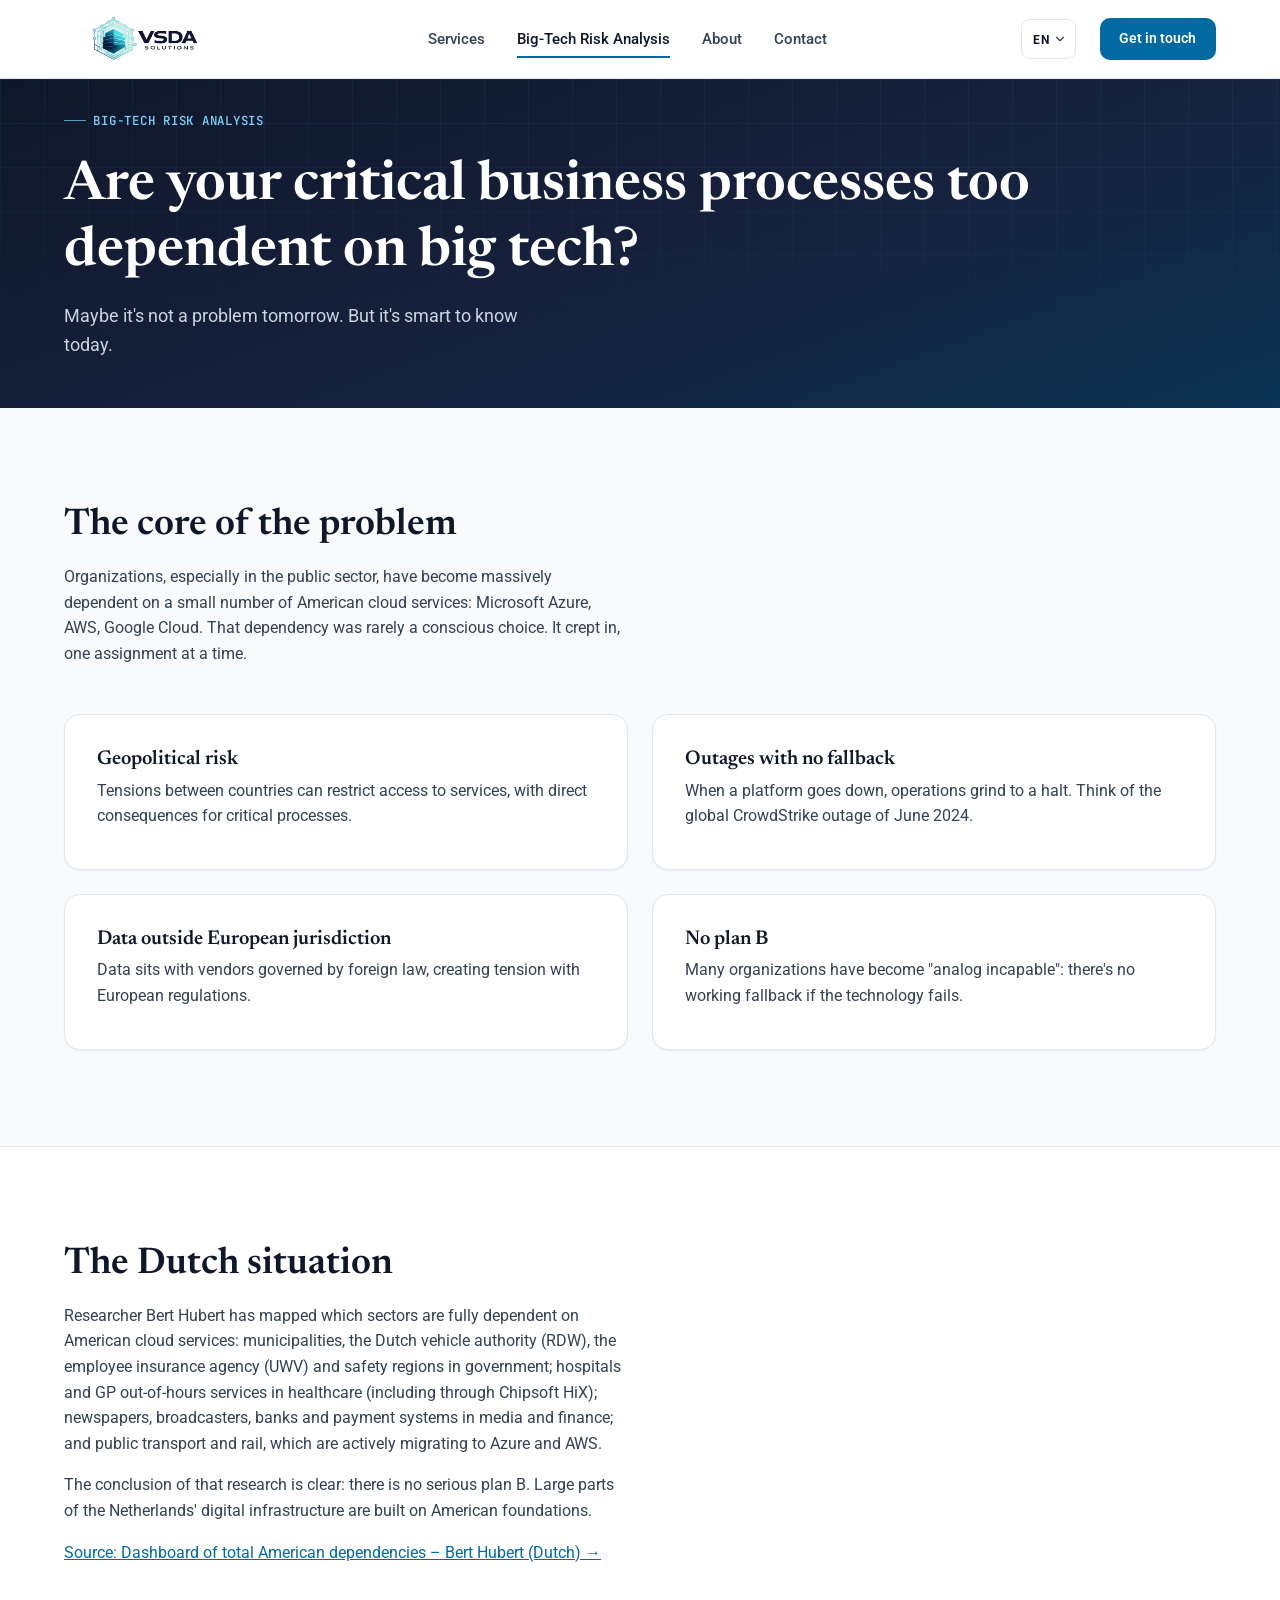
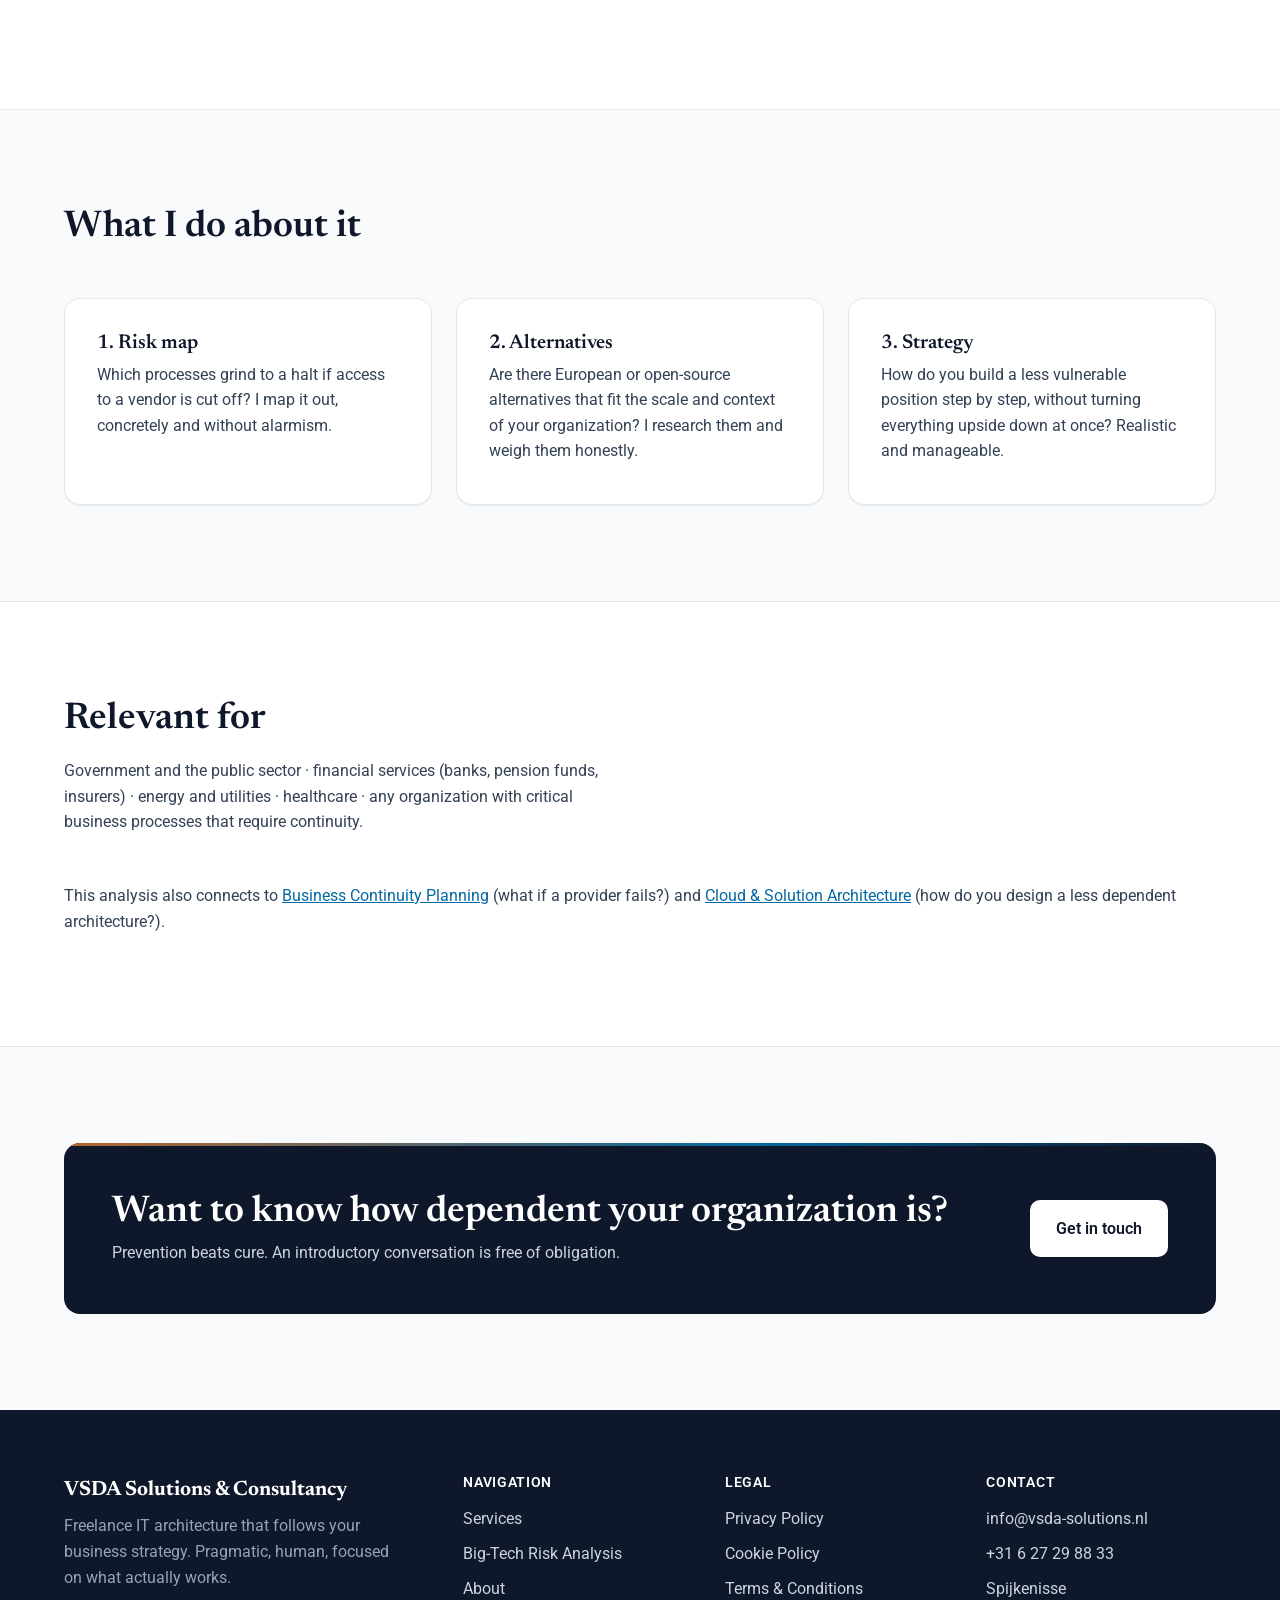
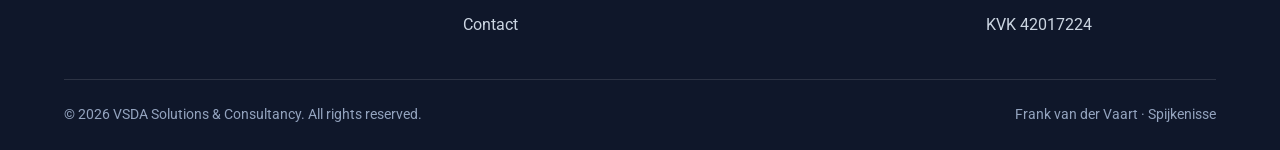
<file: big-tech-risicoanalyse.html>
<!DOCTYPE html>
<html lang="nl">
<head>
<meta charset="UTF-8">
<meta name="viewport" content="width=device-width, initial-scale=1.0">
<title>Big-tech risicoanalyse | VSDA Solutions &amp; Consultancy</title>
<meta name="description" content="Hoe afhankelijk zijn je kritieke bedrijfsprocessen van Amerikaanse big-tech? Risicokaart, Europese alternatieven en een stapsgewijze strategie.">
<link rel="icon" href="assets/images/logo.png">
<link rel="stylesheet" href="assets/css/style.css">
</head>
<body>
<a href="#main" class="skip-link" data-i18n="skip_link">Ga naar inhoud</a>

<header class="site-header">
  <div class="nav-wrap">
    <a href="index.html" class="brand"><img src="assets/images/logo.png" alt="VSDA Solutions &amp; Consultancy" width="200" height="54"></a>
    <ul class="nav-links">
      <li><a href="diensten.html" data-i18n="nav_services">Diensten</a></li>
      <li><a href="big-tech-risicoanalyse.html" aria-current="page" data-i18n="nav_bigtech">Big-tech risicoanalyse</a></li>
      <li><a href="over-mij.html" data-i18n="nav_about">Over mij</a></li>
      <li><a href="contact.html" data-i18n="nav_contact">Contact</a></li>
    </ul>
    <div class="nav-actions">
      <select id="langSwitch" class="lang-switch" aria-label="Language" data-i18n-aria="lang_switch_label">
        <option value="nl">NL</option>
        <option value="en">EN</option>
      </select>
      <a href="contact.html" class="btn btn-primary" data-i18n="nav_cta">Kennismaken</a>
      <button class="nav-toggle" aria-expanded="false" data-i18n-aria="nav_toggle_aria">
        <svg viewBox="0 0 24 24" fill="none" stroke-width="2" stroke-linecap="round"><line x1="3" y1="6" x2="21" y2="6"/><line x1="3" y1="12" x2="21" y2="12"/><line x1="3" y1="18" x2="21" y2="18"/></svg>
      </button>
    </div>
  </div>
</header>

<main id="main">

  <section class="hero hero-page">
    <div class="container">
      <div>
        <span class="eyebrow" data-i18n="eyebrow">Big-tech risicoanalyse</span>
        <h1 data-i18n="h1">Zijn je kritieke bedrijfsprocessen te veel afhankelijk van big-tech?</h1>
        <p class="lead" data-i18n="lead">Misschien is het morgen geen probleem. Maar het is slim om het vandaag al te weten.</p>
      </div>
    </div>
  </section>

  <section>
    <div class="container">
      <div class="section-head reveal">
        <h2 data-i18n="core_h2">De kern van het probleem</h2>
        <p data-i18n="core_p">Organisaties, zeker in de publieke sector, zijn massaal afhankelijk geworden van een klein aantal Amerikaanse clouddiensten: Microsoft Azure, AWS, Google Cloud. Die afhankelijkheid is zelden bewust gekozen. Ze is er insluipend gekomen, opdracht voor opdracht.</p>
      </div>
      <div class="grid grid-2" data-reveal-group>
        <div class="card reveal reveal-zoom">
          <h3 data-i18n="risk1_h">Geopolitieke risico's</h3>
          <p data-i18n="risk1_p">Spanningen tussen landen kunnen toegang tot diensten beperken, met directe gevolgen voor kritieke processen.</p>
        </div>
        <div class="card reveal reveal-zoom">
          <h3 data-i18n="risk2_h">Uitval zonder terugvalplan</h3>
          <p data-i18n="risk2_p">Als een platform uitvalt, staat de bedrijfsvoering stil. Denk aan de wereldwijde CrowdStrike-storing van juni 2024.</p>
        </div>
        <div class="card reveal reveal-zoom">
          <h3 data-i18n="risk3_h">Data buiten Europese jurisdictie</h3>
          <p data-i18n="risk3_p">Gegevens staan bij leveranciers die onder buitenlands recht vallen, wat spanning oplevert met Europese wet- en regelgeving.</p>
        </div>
        <div class="card reveal reveal-zoom">
          <h3 data-i18n="risk4_h">Geen plan B</h3>
          <p data-i18n="risk4_p">Veel organisaties zijn "analoog onbekwaam" geworden: er is geen werkend alternatief als de techniek uitvalt.</p>
        </div>
      </div>
    </div>
  </section>

  <section class="section-alt">
    <div class="container">
      <div class="section-head reveal">
        <h2 data-i18n="nl_h2">De Nederlandse situatie</h2>
        <p data-i18n="nl_p1">Onderzoeker Bert Hubert heeft in kaart gebracht welke sectoren volledig afhankelijk zijn van Amerikaanse clouddiensten: gemeenten, RDW, UWV en veiligheidsregio's in de overheid; ziekenhuizen en huisartsenposten in de zorg (onder andere via Chipsoft HiX); kranten, omroepen, banken en betalingssystemen in media en financi&euml;n; en openbaar vervoer en spoor, die actief migreren naar Azure en AWS.</p>
        <p data-i18n="nl_p2">De conclusie van dat onderzoek is helder: er is geen serieus plan B. De digitale infrastructuur van Nederland is voor grote delen gebouwd op Amerikaanse fundamenten.</p>
        <p data-i18n="nl_source" data-i18n-html="true"><a href="https://berthub.eu/articles/posts/dashboard-amerikaanse-afhankelijkheden/" target="_blank" rel="noopener">Bron: Dashboard totale Amerikaanse afhankelijkheden &ndash; Bert Hubert &rarr;</a></p>
      </div>
    </div>
  </section>

  <section>
    <div class="container">
      <div class="section-head reveal">
        <h2 data-i18n="do_h2">Wat ik hierin doe</h2>
      </div>
      <div class="grid grid-3" data-reveal-group>
        <div class="card reveal reveal-zoom">
          <h3 data-i18n="do1_h">1. Risicokaart</h3>
          <p data-i18n="do1_p">Welke processen vallen stil als de toegang tot een leverancier wegvalt? Ik breng het in kaart, concreet en zonder paniekvoetbal.</p>
        </div>
        <div class="card reveal reveal-zoom">
          <h3 data-i18n="do2_h">2. Alternatieven</h3>
          <p data-i18n="do2_p">Zijn er Europese of open-source alternatieven die passen bij de schaal en context van jouw organisatie? Ik zoek ze uit en weeg ze eerlijk af.</p>
        </div>
        <div class="card reveal reveal-zoom">
          <h3 data-i18n="do3_h">3. Strategie</h3>
          <p data-i18n="do3_p">Hoe bouw je stap voor stap een minder kwetsbare situatie op, zonder alles tegelijk overhoop te gooien? Realistisch en behapbaar.</p>
        </div>
      </div>
    </div>
  </section>

  <section class="section-alt">
    <div class="container">
      <div class="section-head reveal">
        <h2 data-i18n="relevant_h2">Relevant voor</h2>
        <p data-i18n="relevant_p">Overheid en publieke sector &middot; financi&euml;le dienstverlening (banken, pensioenfondsen, verzekeraars) &middot; energie en nutsbedrijven &middot; zorg &middot; elke organisatie met kritieke bedrijfsprocessen die continu&iuml;teit vereisen.</p>
      </div>
      <p class="reveal" data-i18n="related" data-i18n-html="true">Deze analyse raakt ook aan <a href="diensten.html">Business Continuity Planning</a> (wat als een provider wegvalt?) en <a href="diensten.html">Cloud &amp; Solution Architecture</a> (hoe ontwerp je een minder afhankelijke architectuur?).</p>
    </div>
  </section>

  <section>
    <div class="container">
      <div class="cta-band reveal">
        <div>
          <h2 data-i18n="cta_h2">Wil je weten hoe afhankelijk jouw organisatie is?</h2>
          <p data-i18n="cta_p">Preventie is beter dan cure. Een kennismakingsgesprek is vrijblijvend.</p>
        </div>
        <a href="contact.html" class="btn btn-on-dark" data-i18n="cta_btn">Neem contact op</a>
      </div>
    </div>
  </section>

</main>

<footer class="site-footer">
  <div class="container">
    <div class="footer-grid">
      <div>
        <div class="footer-brand">VSDA Solutions &amp; Consultancy</div>
        <p class="footer-tag" data-i18n="footer_tagline">Freelance IT-architectuur die aansluit bij je bedrijfsstrategie. Pragmatisch, menselijk, gericht op wat werkt in de praktijk.</p>
      </div>
      <div class="footer-col">
        <h4 data-i18n="footer_nav_heading">Navigatie</h4>
        <ul>
          <li><a href="diensten.html" data-i18n="nav_services">Diensten</a></li>
          <li><a href="big-tech-risicoanalyse.html" data-i18n="nav_bigtech">Big-tech risicoanalyse</a></li>
          <li><a href="over-mij.html" data-i18n="nav_about">Over mij</a></li>
          <li><a href="contact.html" data-i18n="nav_contact">Contact</a></li>
        </ul>
      </div>
      <div class="footer-col">
        <h4 data-i18n="footer_legal_heading">Juridisch</h4>
        <ul>
          <li><a href="privacybeleid.html" data-i18n="footer_privacy">Privacyverklaring</a></li>
          <li><a href="cookiebeleid.html" data-i18n="footer_cookies">Cookiebeleid</a></li>
          <li><a href="algemene-voorwaarden.html" data-i18n="footer_terms">Algemene voorwaarden</a></li>
        </ul>
      </div>
      <div class="footer-col">
        <h4 data-i18n="footer_contact_heading">Contact</h4>
        <ul>
          <li><a href="mailto:info@vsda-solutions.nl">info@vsda-solutions.nl</a></li>
          <li><a href="tel:+31627298833">+31 6 27 29 88 33</a></li>
          <li>Spijkenisse</li>
          <li>KVK 42017224</li>
        </ul>
      </div>
    </div>
    <div class="footer-bottom">
      <span data-i18n="footer_copyright">&copy; 2026 VSDA Solutions &amp; Consultancy. Alle rechten voorbehouden.</span>
      <span>Frank van der Vaart &middot; Spijkenisse</span>
    </div>
  </div>
</footer>

<script src="assets/js/nav.js"></script>
<script>
window.VSDA_TRANSLATIONS = {
  "nl": {
    "skip_link": "Ga naar inhoud",
    "lang_switch_label": "Taal",
    "nav_toggle_aria": "Menu openen",
    "nav_services": "Diensten",
    "nav_bigtech": "Big-tech risicoanalyse",
    "nav_about": "Over mij",
    "nav_contact": "Contact",
    "nav_cta": "Kennismaken",
    "eyebrow": "Big-tech risicoanalyse",
    "h1": "Zijn je kritieke bedrijfsprocessen te veel afhankelijk van big-tech?",
    "lead": "Misschien is het morgen geen probleem. Maar het is slim om het vandaag al te weten.",
    "core_h2": "De kern van het probleem",
    "core_p": "Organisaties, zeker in de publieke sector, zijn massaal afhankelijk geworden van een klein aantal Amerikaanse clouddiensten: Microsoft Azure, AWS, Google Cloud. Die afhankelijkheid is zelden bewust gekozen. Ze is er insluipend gekomen, opdracht voor opdracht.",
    "risk1_h": "Geopolitieke risico's",
    "risk1_p": "Spanningen tussen landen kunnen toegang tot diensten beperken, met directe gevolgen voor kritieke processen.",
    "risk2_h": "Uitval zonder terugvalplan",
    "risk2_p": "Als een platform uitvalt, staat de bedrijfsvoering stil. Denk aan de wereldwijde CrowdStrike-storing van juni 2024.",
    "risk3_h": "Data buiten Europese jurisdictie",
    "risk3_p": "Gegevens staan bij leveranciers die onder buitenlands recht vallen, wat spanning oplevert met Europese wet- en regelgeving.",
    "risk4_h": "Geen plan B",
    "risk4_p": "Veel organisaties zijn \"analoog onbekwaam\" geworden: er is geen werkend alternatief als de techniek uitvalt.",
    "nl_h2": "De Nederlandse situatie",
    "nl_p1": "Onderzoeker Bert Hubert heeft in kaart gebracht welke sectoren volledig afhankelijk zijn van Amerikaanse clouddiensten: gemeenten, RDW, UWV en veiligheidsregio's in de overheid; ziekenhuizen en huisartsenposten in de zorg (onder andere via Chipsoft HiX); kranten, omroepen, banken en betalingssystemen in media en financiën; en openbaar vervoer en spoor, die actief migreren naar Azure en AWS.",
    "nl_p2": "De conclusie van dat onderzoek is helder: er is geen serieus plan B. De digitale infrastructuur van Nederland is voor grote delen gebouwd op Amerikaanse fundamenten.",
    "nl_source": "<a href=\"https://berthub.eu/articles/posts/dashboard-amerikaanse-afhankelijkheden/\" target=\"_blank\" rel=\"noopener\">Bron: Dashboard totale Amerikaanse afhankelijkheden – Bert Hubert →</a>",
    "do_h2": "Wat ik hierin doe",
    "do1_h": "1. Risicokaart",
    "do1_p": "Welke processen vallen stil als de toegang tot een leverancier wegvalt? Ik breng het in kaart, concreet en zonder paniekvoetbal.",
    "do2_h": "2. Alternatieven",
    "do2_p": "Zijn er Europese of open-source alternatieven die passen bij de schaal en context van jouw organisatie? Ik zoek ze uit en weeg ze eerlijk af.",
    "do3_h": "3. Strategie",
    "do3_p": "Hoe bouw je stap voor stap een minder kwetsbare situatie op, zonder alles tegelijk overhoop te gooien? Realistisch en behapbaar.",
    "relevant_h2": "Relevant voor",
    "relevant_p": "Overheid en publieke sector · financiële dienstverlening (banken, pensioenfondsen, verzekeraars) · energie en nutsbedrijven · zorg · elke organisatie met kritieke bedrijfsprocessen die continuïteit vereisen.",
    "related": "Deze analyse raakt ook aan <a href=\"diensten.html\">Business Continuity Planning</a> (wat als een provider wegvalt?) en <a href=\"diensten.html\">Cloud & Solution Architecture</a> (hoe ontwerp je een minder afhankelijke architectuur?).",
    "cta_h2": "Wil je weten hoe afhankelijk jouw organisatie is?",
    "cta_p": "Preventie is beter dan cure. Een kennismakingsgesprek is vrijblijvend.",
    "cta_btn": "Neem contact op",
    "footer_tagline": "Freelance IT-architectuur die aansluit bij je bedrijfsstrategie. Pragmatisch, menselijk, gericht op wat werkt in de praktijk.",
    "footer_nav_heading": "Navigatie",
    "footer_legal_heading": "Juridisch",
    "footer_privacy": "Privacyverklaring",
    "footer_cookies": "Cookiebeleid",
    "footer_terms": "Algemene voorwaarden",
    "footer_contact_heading": "Contact",
    "footer_copyright": "© 2026 VSDA Solutions & Consultancy. Alle rechten voorbehouden.",
    "title": "Big-tech risicoanalyse | VSDA Solutions & Consultancy",
    "meta_description": "Hoe afhankelijk zijn je kritieke bedrijfsprocessen van Amerikaanse big-tech? Risicokaart, Europese alternatieven en een stapsgewijze strategie."
  },
  "en": {
    "skip_link": "Skip to content",
    "lang_switch_label": "Language",
    "nav_toggle_aria": "Open menu",
    "nav_services": "Services",
    "nav_bigtech": "Big-Tech Risk Analysis",
    "nav_about": "About",
    "nav_contact": "Contact",
    "nav_cta": "Get in touch",
    "eyebrow": "Big-Tech Risk Analysis",
    "h1": "Are your critical business processes too dependent on big tech?",
    "lead": "Maybe it's not a problem tomorrow. But it's smart to know today.",
    "core_h2": "The core of the problem",
    "core_p": "Organizations, especially in the public sector, have become massively dependent on a small number of American cloud services: Microsoft Azure, AWS, Google Cloud. That dependency was rarely a conscious choice. It crept in, one assignment at a time.",
    "risk1_h": "Geopolitical risk",
    "risk1_p": "Tensions between countries can restrict access to services, with direct consequences for critical processes.",
    "risk2_h": "Outages with no fallback",
    "risk2_p": "When a platform goes down, operations grind to a halt. Think of the global CrowdStrike outage of June 2024.",
    "risk3_h": "Data outside European jurisdiction",
    "risk3_p": "Data sits with vendors governed by foreign law, creating tension with European regulations.",
    "risk4_h": "No plan B",
    "risk4_p": "Many organizations have become \"analog incapable\": there's no working fallback if the technology fails.",
    "nl_h2": "The Dutch situation",
    "nl_p1": "Researcher Bert Hubert has mapped which sectors are fully dependent on American cloud services: municipalities, the Dutch vehicle authority (RDW), the employee insurance agency (UWV) and safety regions in government; hospitals and GP out-of-hours services in healthcare (including through Chipsoft HiX); newspapers, broadcasters, banks and payment systems in media and finance; and public transport and rail, which are actively migrating to Azure and AWS.",
    "nl_p2": "The conclusion of that research is clear: there is no serious plan B. Large parts of the Netherlands' digital infrastructure are built on American foundations.",
    "nl_source": "<a href=\"https://berthub.eu/articles/posts/dashboard-amerikaanse-afhankelijkheden/\" target=\"_blank\" rel=\"noopener\">Source: Dashboard of total American dependencies – Bert Hubert (Dutch) →</a>",
    "do_h2": "What I do about it",
    "do1_h": "1. Risk map",
    "do1_p": "Which processes grind to a halt if access to a vendor is cut off? I map it out, concretely and without alarmism.",
    "do2_h": "2. Alternatives",
    "do2_p": "Are there European or open-source alternatives that fit the scale and context of your organization? I research them and weigh them honestly.",
    "do3_h": "3. Strategy",
    "do3_p": "How do you build a less vulnerable position step by step, without turning everything upside down at once? Realistic and manageable.",
    "relevant_h2": "Relevant for",
    "relevant_p": "Government and the public sector · financial services (banks, pension funds, insurers) · energy and utilities · healthcare · any organization with critical business processes that require continuity.",
    "related": "This analysis also connects to <a href=\"diensten.html\">Business Continuity Planning</a> (what if a provider fails?) and <a href=\"diensten.html\">Cloud & Solution Architecture</a> (how do you design a less dependent architecture?).",
    "cta_h2": "Want to know how dependent your organization is?",
    "cta_p": "Prevention beats cure. An introductory conversation is free of obligation.",
    "cta_btn": "Get in touch",
    "footer_tagline": "Freelance IT architecture that follows your business strategy. Pragmatic, human, focused on what actually works.",
    "footer_nav_heading": "Navigation",
    "footer_legal_heading": "Legal",
    "footer_privacy": "Privacy Policy",
    "footer_cookies": "Cookie Policy",
    "footer_terms": "Terms & Conditions",
    "footer_contact_heading": "Contact",
    "footer_copyright": "© 2026 VSDA Solutions & Consultancy. All rights reserved.",
    "title": "Big-Tech Risk Analysis | VSDA Solutions & Consultancy",
    "meta_description": "How dependent are your critical business processes on American big tech? A risk map, European alternatives, and a step-by-step strategy."
  }
};
</script>
<script src="assets/js/reveal.js"></script>
<script src="assets/js/i18n.js"></script>
<script>initI18n(window.VSDA_TRANSLATIONS, 'vsdaLang');</script>
</body>
</html>
</file>
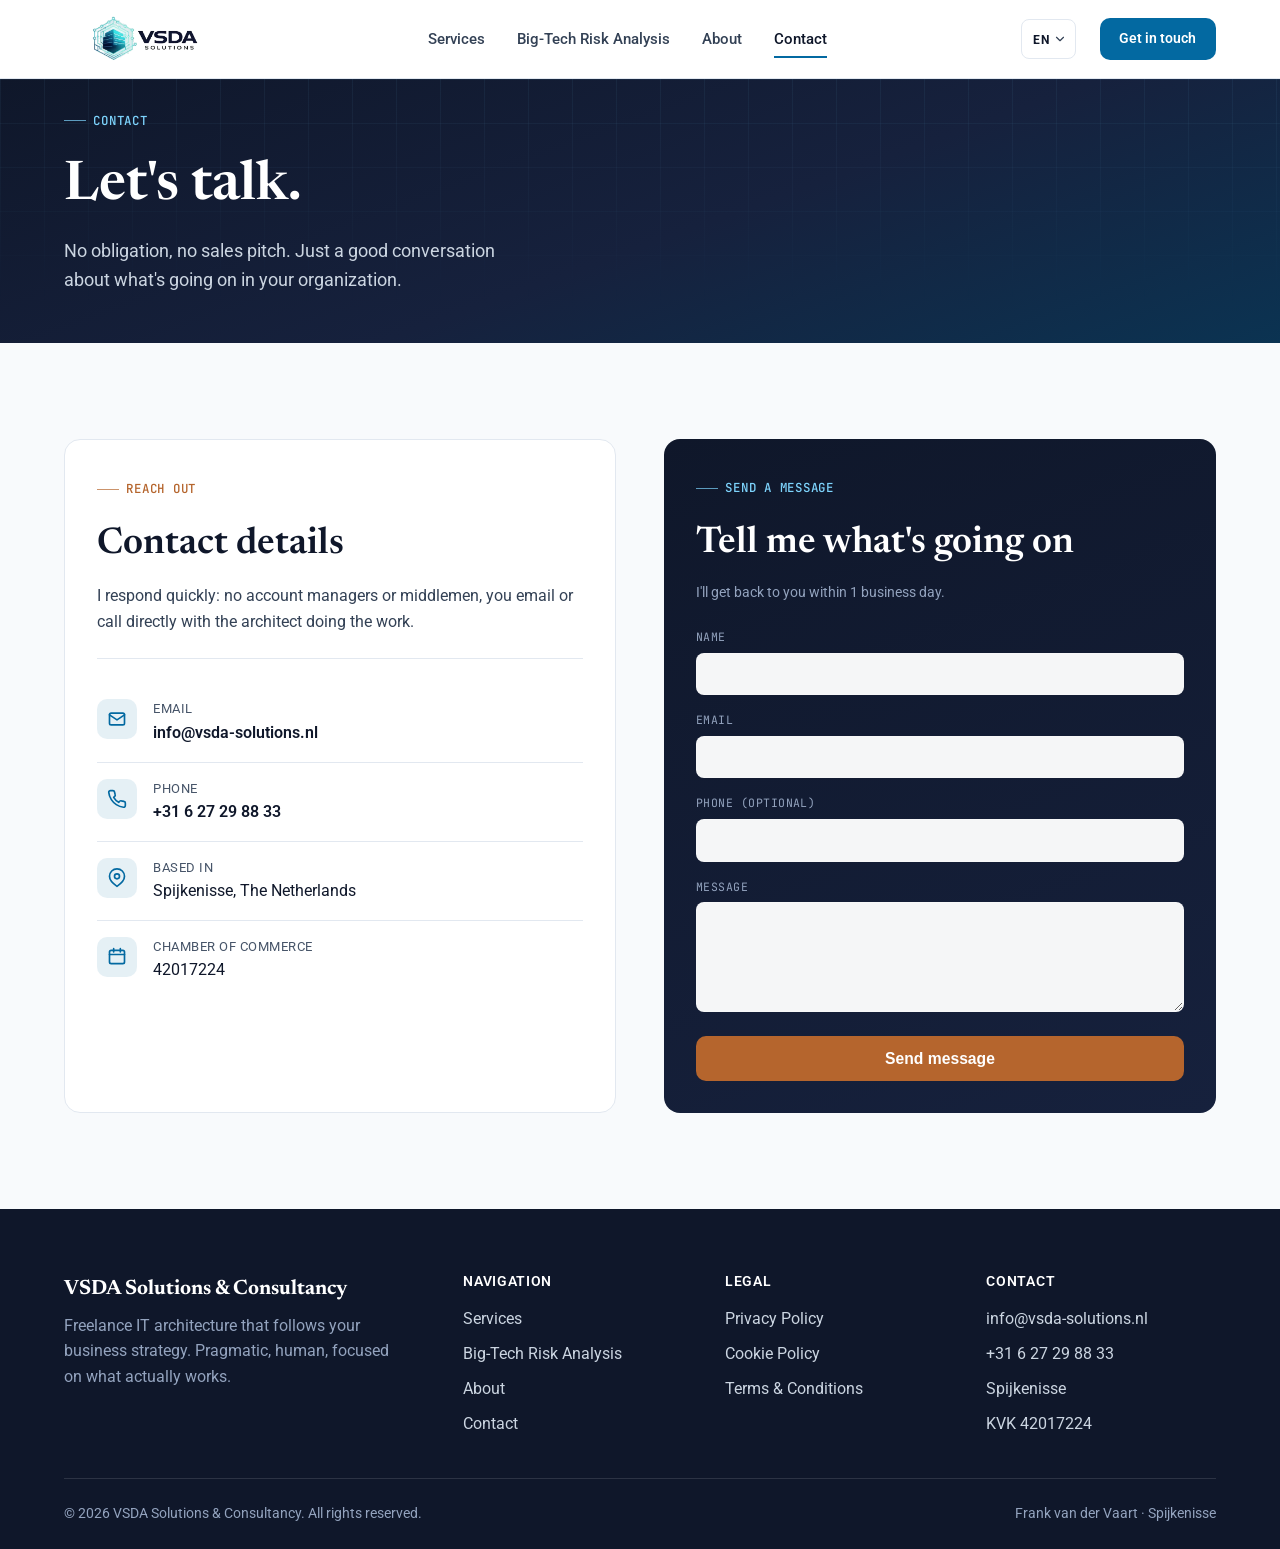
<file: contact.html>
<!DOCTYPE html>
<html lang="nl">
<head>
<meta charset="UTF-8">
<meta name="viewport" content="width=device-width, initial-scale=1.0">
<title>Contact | VSDA Solutions &amp; Consultancy</title>
<meta name="description" content="Neem vrijblijvend contact op met Frank van der Vaart voor een kennismakingsgesprek. info@vsda-solutions.nl, +31 6 27 29 88 33.">
<link rel="icon" href="assets/images/logo.png">
<link rel="stylesheet" href="assets/css/style.css">
</head>
<body>
<a href="#main" class="skip-link" data-i18n="skip_link">Ga naar inhoud</a>

<header class="site-header">
  <div class="nav-wrap">
    <a href="index.html" class="brand"><img src="assets/images/logo.png" alt="VSDA Solutions &amp; Consultancy" width="200" height="54"></a>
    <ul class="nav-links">
      <li><a href="diensten.html" data-i18n="nav_services">Diensten</a></li>
      <li><a href="big-tech-risicoanalyse.html" data-i18n="nav_bigtech">Big-tech risicoanalyse</a></li>
      <li><a href="over-mij.html" data-i18n="nav_about">Over mij</a></li>
      <li><a href="contact.html" aria-current="page" data-i18n="nav_contact">Contact</a></li>
    </ul>
    <div class="nav-actions">
      <select id="langSwitch" class="lang-switch" aria-label="Language" data-i18n-aria="lang_switch_label">
        <option value="nl">NL</option>
        <option value="en">EN</option>
      </select>
      <a href="contact.html" class="btn btn-primary" data-i18n="nav_cta">Kennismaken</a>
      <button class="nav-toggle" aria-expanded="false" data-i18n-aria="nav_toggle_aria">
        <svg viewBox="0 0 24 24" fill="none" stroke-width="2" stroke-linecap="round"><line x1="3" y1="6" x2="21" y2="6"/><line x1="3" y1="12" x2="21" y2="12"/><line x1="3" y1="18" x2="21" y2="18"/></svg>
      </button>
    </div>
  </div>
</header>

<main id="main">

  <section class="hero hero-page">
    <div class="container">
      <div>
        <span class="eyebrow" data-i18n="eyebrow">Contact</span>
        <h1 data-i18n="h1">Laten we kennismaken.</h1>
        <p class="lead" data-i18n="lead">Vrijblijvend, zonder verkooppraatje. Gewoon een goed gesprek over wat er bij jouw organisatie speelt.</p>
      </div>
    </div>
  </section>

  <section>
    <div class="container">
      <div class="contact-grid">

        <div class="contact-card reveal reveal-left">
          <span class="eyebrow on-light" data-i18n="details_eyebrow">Bereik me</span>
          <h2 data-i18n="details_h2">Contactgegevens</h2>
          <p class="contact-intro" data-i18n="details_intro">Ik reageer snel: geen accountmanagers of tussenlagen, je mailt of belt direct met de architect die het werk doet.</p>
          <hr class="contact-divider">
          <div class="contact-row">
            <div class="icon"><svg viewBox="0 0 24 24" fill="none" stroke-width="2" stroke-linecap="round" stroke-linejoin="round"><rect x="3" y="5" width="18" height="14" rx="2"/><path d="M3 7l9 6 9-6"/></svg></div>
            <div>
              <span class="label" data-i18n="email_label">E-mail</span>
              <a href="mailto:info@vsda-solutions.nl">info@vsda-solutions.nl</a>
            </div>
          </div>
          <div class="contact-row">
            <div class="icon"><svg viewBox="0 0 24 24" fill="none" stroke-width="2" stroke-linecap="round" stroke-linejoin="round"><path d="M22 16.9v3a2 2 0 0 1-2.2 2 19.8 19.8 0 0 1-8.6-3.1 19.5 19.5 0 0 1-6-6 19.8 19.8 0 0 1-3.1-8.7A2 2 0 0 1 4.1 2h3a2 2 0 0 1 2 1.7c.1 1 .4 2 .7 3a2 2 0 0 1-.5 2.1L8 10a16 16 0 0 0 6 6l1.2-1.3a2 2 0 0 1 2.1-.5c1 .3 2 .5 3 .7a2 2 0 0 1 1.7 2z"/></svg></div>
            <div>
              <span class="label" data-i18n="phone_label">Telefoon</span>
              <a href="tel:+31627298833">+31 6 27 29 88 33</a>
            </div>
          </div>
          <div class="contact-row">
            <div class="icon"><svg viewBox="0 0 24 24" fill="none" stroke-width="2" stroke-linecap="round" stroke-linejoin="round"><path d="M21 10c0 6-9 12-9 12s-9-6-9-12a9 9 0 0 1 18 0z"/><circle cx="12" cy="10" r="3"/></svg></div>
            <div>
              <span class="label" data-i18n="based_label">Vestiging</span>
              <span data-i18n="based_value">Spijkenisse</span>
            </div>
          </div>
          <div class="contact-row">
            <div class="icon"><svg viewBox="0 0 24 24" fill="none" stroke-width="2" stroke-linecap="round" stroke-linejoin="round"><rect x="3" y="4" width="18" height="16" rx="2"/><path d="M3 9h18M8 2v4M16 2v4"/></svg></div>
            <div>
              <span class="label" data-i18n="kvk_label">KVK</span>
              <span>42017224</span>
            </div>
          </div>
        </div>

        <div class="contact-card-dark reveal reveal-right">
          <span class="eyebrow" data-i18n="form_eyebrow">Stuur een bericht</span>
          <h2 data-i18n="form_h2">Vertel me wat er speelt</h2>
          <p class="form-note" data-i18n="form_note">Ik neem binnen 1 werkdag contact op.</p>
          <form onsubmit="event.preventDefault(); alert(document.documentElement.lang === 'en' ? 'This form is not active yet. Please email me directly at info@vsda-solutions.nl.' : 'Dit formulier is nog niet actief. Mail me rechtstreeks via info@vsda-solutions.nl.');">
            <div class="form-field">
              <label for="cf-name" data-i18n="form_name">Naam</label>
              <input type="text" id="cf-name" name="name" autocomplete="name" required>
            </div>
            <div class="form-field">
              <label for="cf-email" data-i18n="form_email">E-mail</label>
              <input type="email" id="cf-email" name="email" autocomplete="email" required>
            </div>
            <div class="form-field">
              <label for="cf-phone" data-i18n="form_phone">Telefoon (optioneel)</label>
              <input type="tel" id="cf-phone" name="phone" autocomplete="tel">
            </div>
            <div class="form-field">
              <label for="cf-message" data-i18n="form_message">Bericht</label>
              <textarea id="cf-message" name="message" required></textarea>
            </div>
            <button type="submit" class="btn form-submit" data-i18n="form_submit">Verstuur bericht</button>
          </form>
        </div>

      </div>
    </div>
  </section>

</main>

<footer class="site-footer">
  <div class="container">
    <div class="footer-grid">
      <div>
        <div class="footer-brand">VSDA Solutions &amp; Consultancy</div>
        <p class="footer-tag" data-i18n="footer_tagline">Freelance IT-architectuur die aansluit bij je bedrijfsstrategie. Pragmatisch, menselijk, gericht op wat werkt in de praktijk.</p>
      </div>
      <div class="footer-col">
        <h4 data-i18n="footer_nav_heading">Navigatie</h4>
        <ul>
          <li><a href="diensten.html" data-i18n="nav_services">Diensten</a></li>
          <li><a href="big-tech-risicoanalyse.html" data-i18n="nav_bigtech">Big-tech risicoanalyse</a></li>
          <li><a href="over-mij.html" data-i18n="nav_about">Over mij</a></li>
          <li><a href="contact.html" data-i18n="nav_contact">Contact</a></li>
        </ul>
      </div>
      <div class="footer-col">
        <h4 data-i18n="footer_legal_heading">Juridisch</h4>
        <ul>
          <li><a href="privacybeleid.html" data-i18n="footer_privacy">Privacyverklaring</a></li>
          <li><a href="cookiebeleid.html" data-i18n="footer_cookies">Cookiebeleid</a></li>
          <li><a href="algemene-voorwaarden.html" data-i18n="footer_terms">Algemene voorwaarden</a></li>
        </ul>
      </div>
      <div class="footer-col">
        <h4 data-i18n="footer_contact_heading">Contact</h4>
        <ul>
          <li><a href="mailto:info@vsda-solutions.nl">info@vsda-solutions.nl</a></li>
          <li><a href="tel:+31627298833">+31 6 27 29 88 33</a></li>
          <li>Spijkenisse</li>
          <li>KVK 42017224</li>
        </ul>
      </div>
    </div>
    <div class="footer-bottom">
      <span data-i18n="footer_copyright">&copy; 2026 VSDA Solutions &amp; Consultancy. Alle rechten voorbehouden.</span>
      <span>Frank van der Vaart &middot; Spijkenisse</span>
    </div>
  </div>
</footer>

<script src="assets/js/nav.js"></script>
<script>
window.VSDA_TRANSLATIONS = {
  "nl": {
    "skip_link": "Ga naar inhoud",
    "lang_switch_label": "Taal",
    "nav_toggle_aria": "Menu openen",
    "nav_services": "Diensten",
    "nav_bigtech": "Big-tech risicoanalyse",
    "nav_about": "Over mij",
    "nav_contact": "Contact",
    "nav_cta": "Kennismaken",
    "eyebrow": "Contact",
    "h1": "Laten we kennismaken.",
    "lead": "Vrijblijvend, zonder verkooppraatje. Gewoon een goed gesprek over wat er bij jouw organisatie speelt.",
    "details_eyebrow": "Bereik me",
    "details_h2": "Contactgegevens",
    "details_intro": "Ik reageer snel: geen accountmanagers of tussenlagen, je mailt of belt direct met de architect die het werk doet.",
    "email_label": "E-mail",
    "phone_label": "Telefoon",
    "based_label": "Vestiging",
    "based_value": "Spijkenisse",
    "kvk_label": "KVK",
    "form_eyebrow": "Stuur een bericht",
    "form_h2": "Vertel me wat er speelt",
    "form_note": "Ik neem binnen 1 werkdag contact op.",
    "form_name": "Naam",
    "form_email": "E-mail",
    "form_phone": "Telefoon (optioneel)",
    "form_message": "Bericht",
    "form_submit": "Verstuur bericht",
    "footer_tagline": "Freelance IT-architectuur die aansluit bij je bedrijfsstrategie. Pragmatisch, menselijk, gericht op wat werkt in de praktijk.",
    "footer_nav_heading": "Navigatie",
    "footer_legal_heading": "Juridisch",
    "footer_privacy": "Privacyverklaring",
    "footer_cookies": "Cookiebeleid",
    "footer_terms": "Algemene voorwaarden",
    "footer_contact_heading": "Contact",
    "footer_copyright": "© 2026 VSDA Solutions & Consultancy. Alle rechten voorbehouden.",
    "title": "Contact | VSDA Solutions & Consultancy",
    "meta_description": "Neem vrijblijvend contact op met Frank van der Vaart voor een kennismakingsgesprek. info@vsda-solutions.nl, +31 6 27 29 88 33."
  },
  "en": {
    "skip_link": "Skip to content",
    "lang_switch_label": "Language",
    "nav_toggle_aria": "Open menu",
    "nav_services": "Services",
    "nav_bigtech": "Big-Tech Risk Analysis",
    "nav_about": "About",
    "nav_contact": "Contact",
    "nav_cta": "Get in touch",
    "eyebrow": "Contact",
    "h1": "Let's talk.",
    "lead": "No obligation, no sales pitch. Just a good conversation about what's going on in your organization.",
    "details_eyebrow": "Reach out",
    "details_h2": "Contact details",
    "details_intro": "I respond quickly: no account managers or middlemen, you email or call directly with the architect doing the work.",
    "email_label": "Email",
    "phone_label": "Phone",
    "based_label": "Based in",
    "based_value": "Spijkenisse, The Netherlands",
    "kvk_label": "Chamber of Commerce",
    "form_eyebrow": "Send a message",
    "form_h2": "Tell me what's going on",
    "form_note": "I'll get back to you within 1 business day.",
    "form_name": "Name",
    "form_email": "Email",
    "form_phone": "Phone (optional)",
    "form_message": "Message",
    "form_submit": "Send message",
    "footer_tagline": "Freelance IT architecture that follows your business strategy. Pragmatic, human, focused on what actually works.",
    "footer_nav_heading": "Navigation",
    "footer_legal_heading": "Legal",
    "footer_privacy": "Privacy Policy",
    "footer_cookies": "Cookie Policy",
    "footer_terms": "Terms & Conditions",
    "footer_contact_heading": "Contact",
    "footer_copyright": "© 2026 VSDA Solutions & Consultancy. All rights reserved.",
    "title": "Contact | VSDA Solutions & Consultancy",
    "meta_description": "Get in touch with Frank van der Vaart for a free introductory conversation. info@vsda-solutions.nl, +31 6 27 29 88 33."
  }
};
</script>
<script src="assets/js/reveal.js"></script>
<script src="assets/js/i18n.js"></script>
<script>initI18n(window.VSDA_TRANSLATIONS, 'vsdaLang');</script>
</body>
</html>
</file>
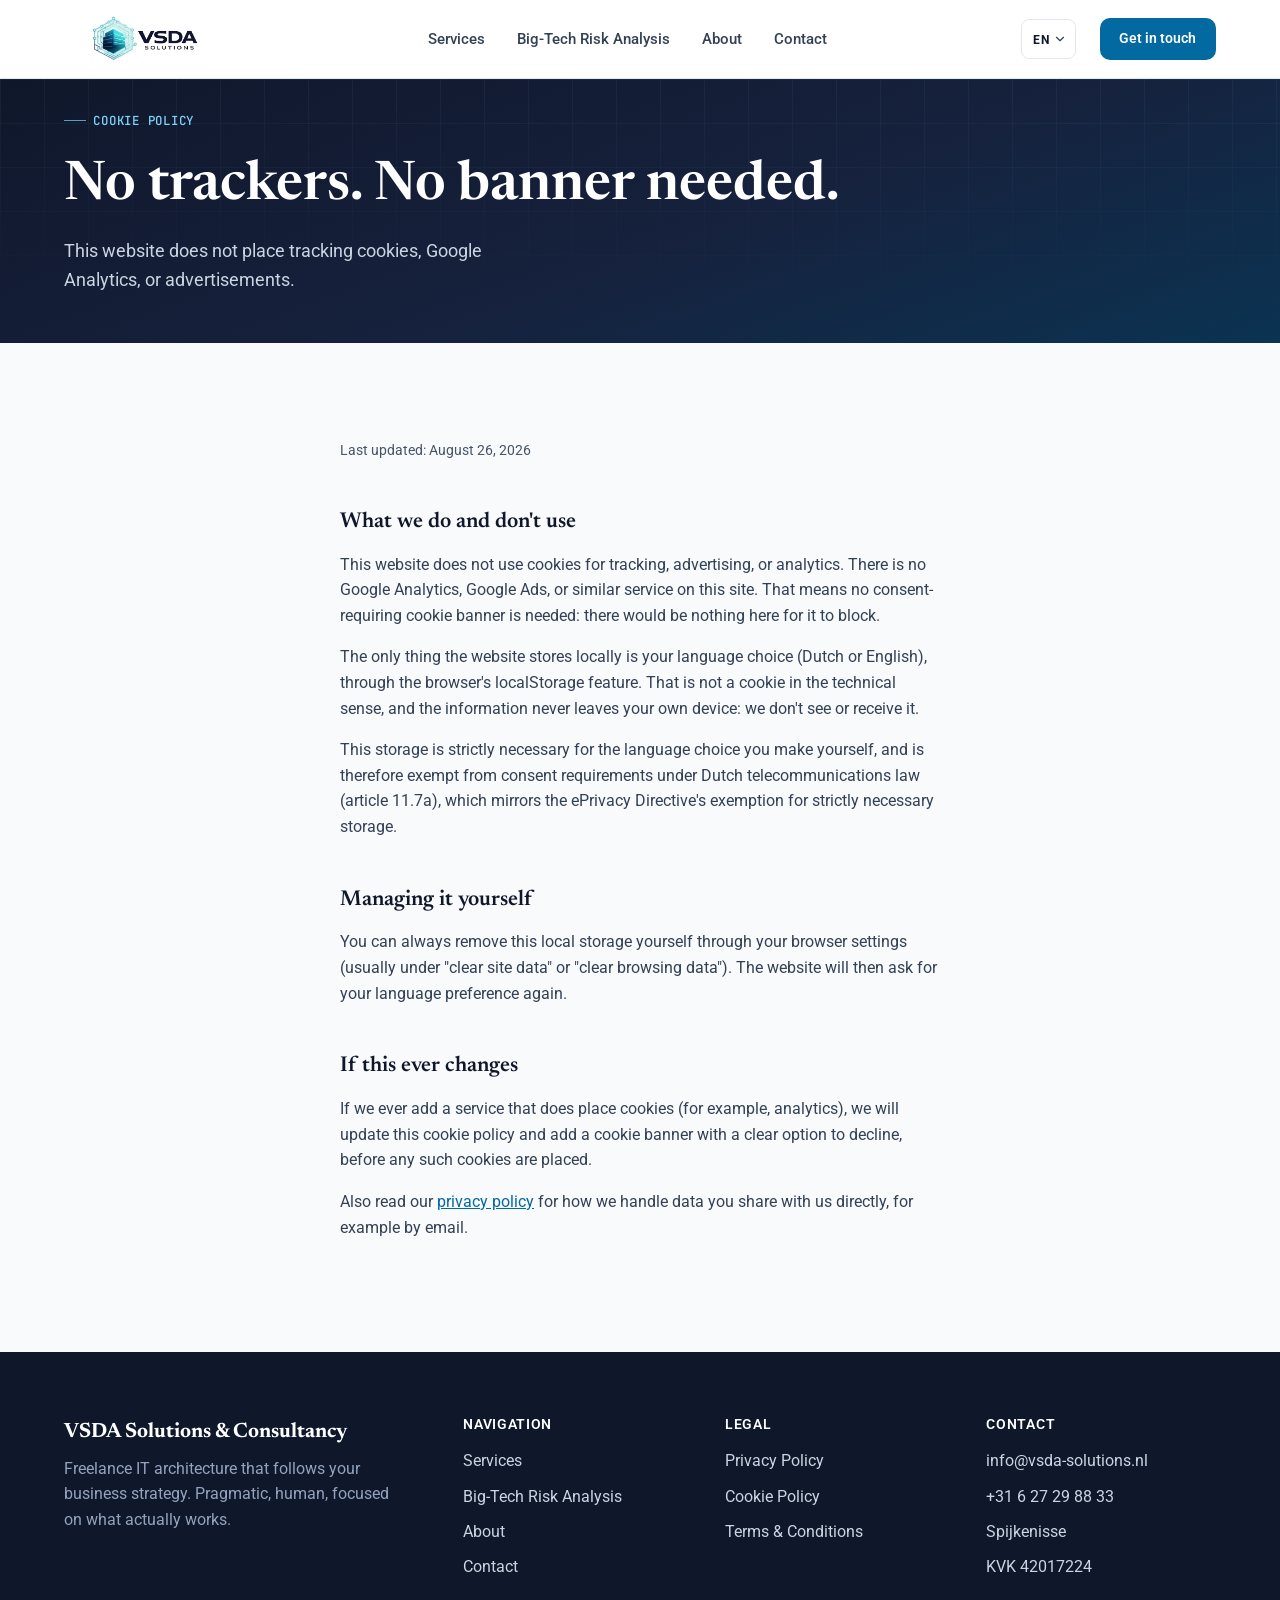
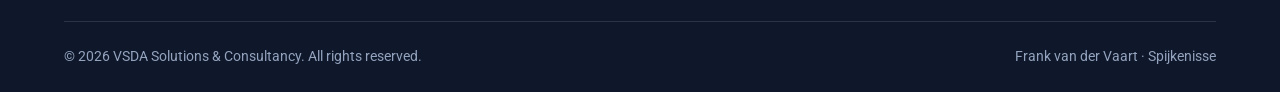
<file: cookiebeleid.html>
<!DOCTYPE html>
<html lang="nl">
<head>
<meta charset="UTF-8">
<meta name="viewport" content="width=device-width, initial-scale=1.0">
<title>Cookiebeleid | VSDA Solutions &amp; Consultancy</title>
<meta name="description" content="Deze website gebruikt geen tracking-cookies en geen Google Analytics of advertenties. Uitleg over de enige lokale opslag die we gebruiken.">
<link rel="icon" href="assets/images/logo.png">
<link rel="stylesheet" href="assets/css/style.css">
</head>
<body>
<a href="#main" class="skip-link" data-i18n="skip_link">Ga naar inhoud</a>

<header class="site-header">
  <div class="nav-wrap">
    <a href="index.html" class="brand"><img src="assets/images/logo.png" alt="VSDA Solutions &amp; Consultancy" width="200" height="54"></a>
    <ul class="nav-links">
      <li><a href="diensten.html" data-i18n="nav_services">Diensten</a></li>
      <li><a href="big-tech-risicoanalyse.html" data-i18n="nav_bigtech">Big-tech risicoanalyse</a></li>
      <li><a href="over-mij.html" data-i18n="nav_about">Over mij</a></li>
      <li><a href="contact.html" data-i18n="nav_contact">Contact</a></li>
    </ul>
    <div class="nav-actions">
      <select id="langSwitch" class="lang-switch" aria-label="Language" data-i18n-aria="lang_switch_label">
        <option value="nl">NL</option>
        <option value="en">EN</option>
      </select>
      <a href="contact.html" class="btn btn-primary" data-i18n="nav_cta">Kennismaken</a>
      <button class="nav-toggle" aria-expanded="false" data-i18n-aria="nav_toggle_aria">
        <svg viewBox="0 0 24 24" fill="none" stroke-width="2" stroke-linecap="round"><line x1="3" y1="6" x2="21" y2="6"/><line x1="3" y1="12" x2="21" y2="12"/><line x1="3" y1="18" x2="21" y2="18"/></svg>
      </button>
    </div>
  </div>
</header>

<main id="main">

  <section class="hero hero-page">
    <div class="container">
      <div>
        <span class="eyebrow" data-i18n="eyebrow">Cookiebeleid</span>
        <h1 data-i18n="h1">Geen trackers. Geen banner nodig.</h1>
        <p class="lead" data-i18n="lead">Deze website plaatst geen tracking-cookies, geen Google Analytics en geen advertenties.</p>
      </div>
    </div>
  </section>

  <section>
    <div class="container legal-content">
      <p class="legal-updated" data-i18n="updated">Laatst bijgewerkt: 26 augustus 2026</p>

      <h2 data-i18n="what_h2">Wat we wel en niet gebruiken</h2>
      <p data-i18n="what_p1">Deze website gebruikt geen cookies voor tracking, advertenties of analyse. Er staat geen Google Analytics, Google Ads of vergelijkbare dienst op deze site. Er is dan ook geen toestemmingsplichtige cookiebanner nodig: die zou hier niets te blokkeren hebben.</p>
      <p data-i18n="what_p2">Het enige dat de website lokaal opslaat, is je taalkeuze (Nederlands of Engels), via de browserfunctie localStorage. Dat is geen cookie in technische zin, en de informatie verlaat nooit je eigen apparaat: wij zien of ontvangen die gegevens niet.</p>
      <p data-i18n="what_p3">Deze opslag is strikt noodzakelijk voor de werking van de taalkeuze die je zelf maakt, en is daarom op grond van de Telecommunicatiewet (artikel 11.7a) vrijgesteld van de toestemmingsplicht.</p>

      <h2 data-i18n="control_h2">Zelf beheren</h2>
      <p data-i18n="control_p">Je kunt deze lokale opslag altijd zelf verwijderen via de instellingen van je browser (meestal onder "site-gegevens wissen" of "browsegegevens wissen"). Daarna vraagt de website je taalkeuze opnieuw.</p>

      <h2 data-i18n="future_h2">Als dit ooit verandert</h2>
      <p data-i18n="future_p">Voegen we in de toekomst een dienst toe die wél cookies plaatst (bijvoorbeeld analytics), dan werken we dit cookiebeleid bij en voegen we een cookiebanner toe met een duidelijke keuze om te weigeren, voordat die cookies worden geplaatst.</p>

      <p data-i18n-html="true" data-i18n="see_also">Lees ook onze <a href="privacybeleid.html">privacyverklaring</a> voor hoe we omgaan met gegevens die je zelf met ons deelt, bijvoorbeeld via e-mail.</p>
    </div>
  </section>

</main>

<footer class="site-footer">
  <div class="container">
    <div class="footer-grid">
      <div>
        <div class="footer-brand">VSDA Solutions &amp; Consultancy</div>
        <p class="footer-tag" data-i18n="footer_tagline">Freelance IT-architectuur die aansluit bij je bedrijfsstrategie. Pragmatisch, menselijk, gericht op wat werkt in de praktijk.</p>
      </div>
      <div class="footer-col">
        <h4 data-i18n="footer_nav_heading">Navigatie</h4>
        <ul>
          <li><a href="diensten.html" data-i18n="nav_services">Diensten</a></li>
          <li><a href="big-tech-risicoanalyse.html" data-i18n="nav_bigtech">Big-tech risicoanalyse</a></li>
          <li><a href="over-mij.html" data-i18n="nav_about">Over mij</a></li>
          <li><a href="contact.html" data-i18n="nav_contact">Contact</a></li>
        </ul>
      </div>
      <div class="footer-col">
        <h4 data-i18n="footer_legal_heading">Juridisch</h4>
        <ul>
          <li><a href="privacybeleid.html" data-i18n="footer_privacy">Privacyverklaring</a></li>
          <li><a href="cookiebeleid.html" aria-current="page" data-i18n="footer_cookies">Cookiebeleid</a></li>
          <li><a href="algemene-voorwaarden.html" data-i18n="footer_terms">Algemene voorwaarden</a></li>
        </ul>
      </div>
      <div class="footer-col">
        <h4 data-i18n="footer_contact_heading">Contact</h4>
        <ul>
          <li><a href="mailto:info@vsda-solutions.nl">info@vsda-solutions.nl</a></li>
          <li><a href="tel:+31627298833">+31 6 27 29 88 33</a></li>
          <li>Spijkenisse</li>
          <li>KVK 42017224</li>
        </ul>
      </div>
    </div>
    <div class="footer-bottom">
      <span data-i18n="footer_copyright">&copy; 2026 VSDA Solutions &amp; Consultancy. Alle rechten voorbehouden.</span>
      <span>Frank van der Vaart &middot; Spijkenisse</span>
    </div>
  </div>
</footer>

<script src="assets/js/nav.js"></script>
<script>
window.VSDA_TRANSLATIONS = {
  "nl": {
    "skip_link": "Ga naar inhoud",
    "lang_switch_label": "Taal",
    "nav_toggle_aria": "Menu openen",
    "nav_services": "Diensten",
    "nav_bigtech": "Big-tech risicoanalyse",
    "nav_about": "Over mij",
    "nav_contact": "Contact",
    "nav_cta": "Kennismaken",
    "eyebrow": "Cookiebeleid",
    "h1": "Geen trackers. Geen banner nodig.",
    "lead": "Deze website plaatst geen tracking-cookies, geen Google Analytics en geen advertenties.",
    "updated": "Laatst bijgewerkt: 26 augustus 2026",
    "what_h2": "Wat we wel en niet gebruiken",
    "what_p1": "Deze website gebruikt geen cookies voor tracking, advertenties of analyse. Er staat geen Google Analytics, Google Ads of vergelijkbare dienst op deze site. Er is dan ook geen toestemmingsplichtige cookiebanner nodig: die zou hier niets te blokkeren hebben.",
    "what_p2": "Het enige dat de website lokaal opslaat, is je taalkeuze (Nederlands of Engels), via de browserfunctie localStorage. Dat is geen cookie in technische zin, en de informatie verlaat nooit je eigen apparaat: wij zien of ontvangen die gegevens niet.",
    "what_p3": "Deze opslag is strikt noodzakelijk voor de werking van de taalkeuze die je zelf maakt, en is daarom op grond van de Telecommunicatiewet (artikel 11.7a) vrijgesteld van de toestemmingsplicht.",
    "control_h2": "Zelf beheren",
    "control_p": "Je kunt deze lokale opslag altijd zelf verwijderen via de instellingen van je browser (meestal onder \"site-gegevens wissen\" of \"browsegegevens wissen\"). Daarna vraagt de website je taalkeuze opnieuw.",
    "future_h2": "Als dit ooit verandert",
    "future_p": "Voegen we in de toekomst een dienst toe die wél cookies plaatst (bijvoorbeeld analytics), dan werken we dit cookiebeleid bij en voegen we een cookiebanner toe met een duidelijke keuze om te weigeren, voordat die cookies worden geplaatst.",
    "see_also": "Lees ook onze <a href=\"privacybeleid.html\">privacyverklaring</a> voor hoe we omgaan met gegevens die je zelf met ons deelt, bijvoorbeeld via e-mail.",
    "footer_tagline": "Freelance IT-architectuur die aansluit bij je bedrijfsstrategie. Pragmatisch, menselijk, gericht op wat werkt in de praktijk.",
    "footer_nav_heading": "Navigatie",
    "footer_legal_heading": "Juridisch",
    "footer_privacy": "Privacyverklaring",
    "footer_cookies": "Cookiebeleid",
    "footer_terms": "Algemene voorwaarden",
    "footer_contact_heading": "Contact",
    "footer_copyright": "© 2026 VSDA Solutions & Consultancy. Alle rechten voorbehouden.",
    "title": "Cookiebeleid | VSDA Solutions & Consultancy",
    "meta_description": "Deze website gebruikt geen tracking-cookies en geen Google Analytics of advertenties. Uitleg over de enige lokale opslag die we gebruiken."
  },
  "en": {
    "skip_link": "Skip to content",
    "lang_switch_label": "Language",
    "nav_toggle_aria": "Open menu",
    "nav_services": "Services",
    "nav_bigtech": "Big-Tech Risk Analysis",
    "nav_about": "About",
    "nav_contact": "Contact",
    "nav_cta": "Get in touch",
    "eyebrow": "Cookie Policy",
    "h1": "No trackers. No banner needed.",
    "lead": "This website does not place tracking cookies, Google Analytics, or advertisements.",
    "updated": "Last updated: August 26, 2026",
    "what_h2": "What we do and don't use",
    "what_p1": "This website does not use cookies for tracking, advertising, or analytics. There is no Google Analytics, Google Ads, or similar service on this site. That means no consent-requiring cookie banner is needed: there would be nothing here for it to block.",
    "what_p2": "The only thing the website stores locally is your language choice (Dutch or English), through the browser's localStorage feature. That is not a cookie in the technical sense, and the information never leaves your own device: we don't see or receive it.",
    "what_p3": "This storage is strictly necessary for the language choice you make yourself, and is therefore exempt from consent requirements under Dutch telecommunications law (article 11.7a), which mirrors the ePrivacy Directive's exemption for strictly necessary storage.",
    "control_h2": "Managing it yourself",
    "control_p": "You can always remove this local storage yourself through your browser settings (usually under \"clear site data\" or \"clear browsing data\"). The website will then ask for your language preference again.",
    "future_h2": "If this ever changes",
    "future_p": "If we ever add a service that does place cookies (for example, analytics), we will update this cookie policy and add a cookie banner with a clear option to decline, before any such cookies are placed.",
    "see_also": "Also read our <a href=\"privacybeleid.html\">privacy policy</a> for how we handle data you share with us directly, for example by email.",
    "footer_tagline": "Freelance IT architecture that follows your business strategy. Pragmatic, human, focused on what actually works.",
    "footer_nav_heading": "Navigation",
    "footer_legal_heading": "Legal",
    "footer_privacy": "Privacy Policy",
    "footer_cookies": "Cookie Policy",
    "footer_terms": "Terms & Conditions",
    "footer_contact_heading": "Contact",
    "footer_copyright": "© 2026 VSDA Solutions & Consultancy. All rights reserved.",
    "title": "Cookie Policy | VSDA Solutions & Consultancy",
    "meta_description": "This website uses no tracking cookies and no Google Analytics or advertising. An explanation of the only local storage we use."
  }
};
</script>
<script src="assets/js/reveal.js"></script>
<script src="assets/js/i18n.js"></script>
<script>initI18n(window.VSDA_TRANSLATIONS, 'vsdaLang');</script>
</body>
</html>
</file>
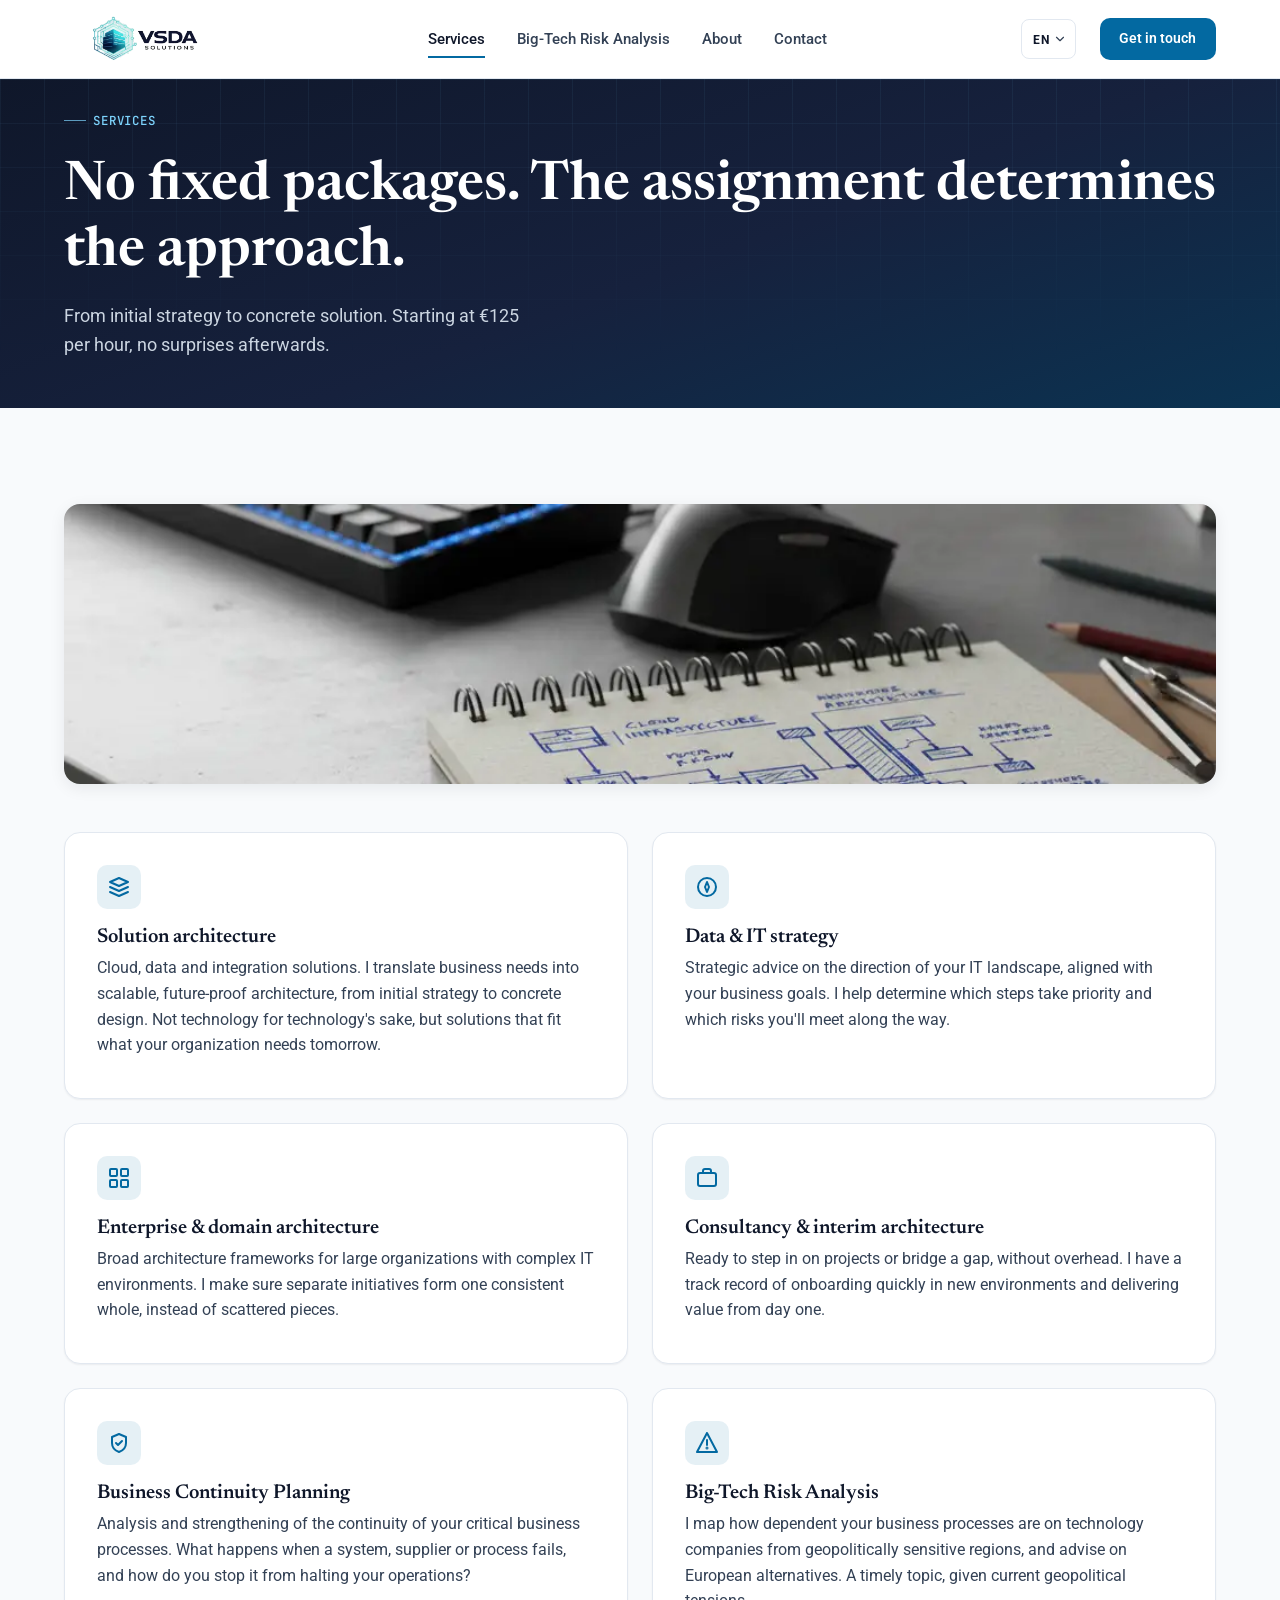
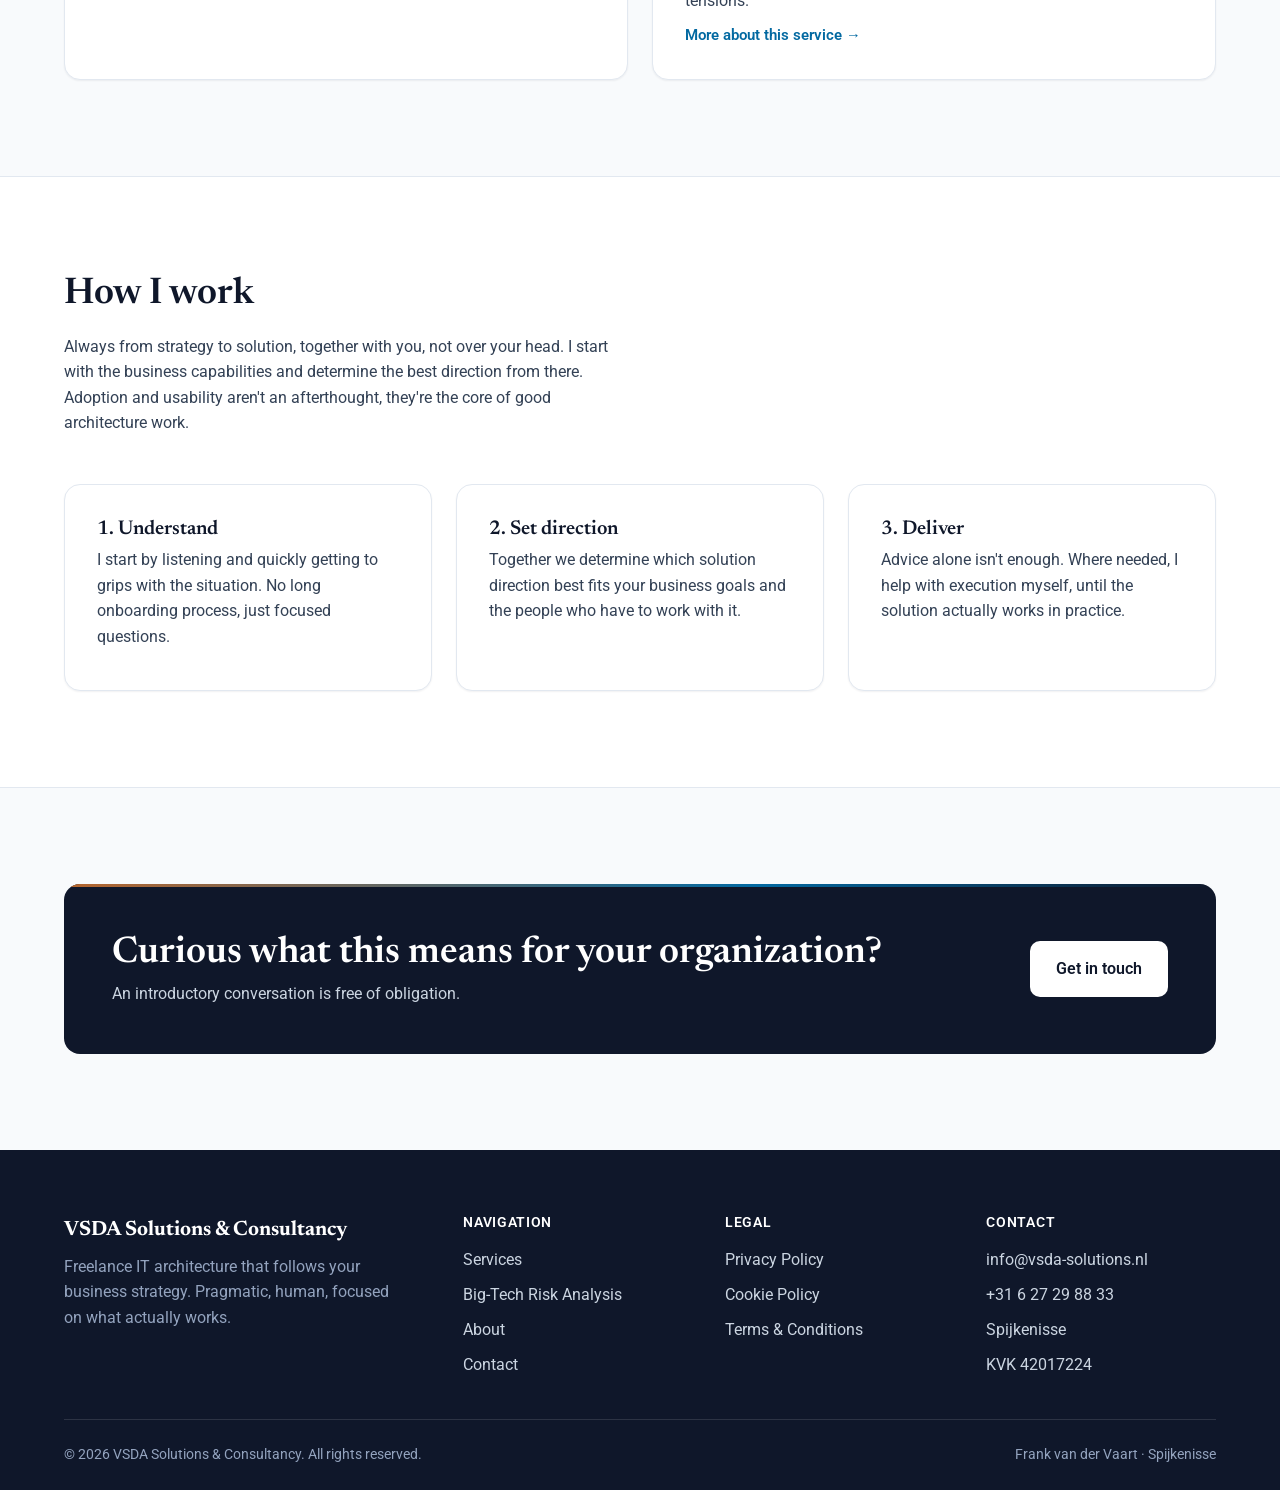
<file: diensten.html>
<!DOCTYPE html>
<html lang="nl">
<head>
<meta charset="UTF-8">
<meta name="viewport" content="width=device-width, initial-scale=1.0">
<title>Diensten | VSDA Solutions &amp; Consultancy</title>
<meta name="description" content="Solution architecture, IT-strategie, enterprise architectuur, interim architectuur, business continuity planning en big-tech risicoanalyse. Geen vaste pakketten, de opdracht bepaalt de aanpak.">
<link rel="icon" href="assets/images/logo.png">
<link rel="stylesheet" href="assets/css/style.css">
</head>
<body>
<a href="#main" class="skip-link" data-i18n="skip_link">Ga naar inhoud</a>

<header class="site-header">
  <div class="nav-wrap">
    <a href="index.html" class="brand"><img src="assets/images/logo.png" alt="VSDA Solutions &amp; Consultancy" width="200" height="54"></a>
    <ul class="nav-links">
      <li><a href="diensten.html" aria-current="page" data-i18n="nav_services">Diensten</a></li>
      <li><a href="big-tech-risicoanalyse.html" data-i18n="nav_bigtech">Big-tech risicoanalyse</a></li>
      <li><a href="over-mij.html" data-i18n="nav_about">Over mij</a></li>
      <li><a href="contact.html" data-i18n="nav_contact">Contact</a></li>
    </ul>
    <div class="nav-actions">
      <select id="langSwitch" class="lang-switch" aria-label="Language" data-i18n-aria="lang_switch_label">
        <option value="nl">NL</option>
        <option value="en">EN</option>
      </select>
      <a href="contact.html" class="btn btn-primary" data-i18n="nav_cta">Kennismaken</a>
      <button class="nav-toggle" aria-expanded="false" data-i18n-aria="nav_toggle_aria">
        <svg viewBox="0 0 24 24" fill="none" stroke-width="2" stroke-linecap="round"><line x1="3" y1="6" x2="21" y2="6"/><line x1="3" y1="12" x2="21" y2="12"/><line x1="3" y1="18" x2="21" y2="18"/></svg>
      </button>
    </div>
  </div>
</header>

<main id="main">

  <section class="hero hero-page">
    <div class="container">
      <div>
        <span class="eyebrow" data-i18n="eyebrow">Diensten</span>
        <h1 data-i18n="h1">Geen vaste pakketten. De opdracht bepaalt de aanpak.</h1>
        <p class="lead" data-i18n="lead">Van eerste strategie tot concrete oplossing. Vanaf &euro;125 per uur, zonder verrassingen achteraf.</p>
      </div>
    </div>
  </section>

  <section>
    <div class="container">
      <figure class="banner-figure reveal">
        <img src="assets/images/architectuur-schets.webp" alt="Architectuurschets voor cloud infrastructure" width="1024" height="249">
      </figure>
      <div class="grid grid-2" data-reveal-group>

        <div class="card reveal reveal-zoom">
          <div class="icon"><svg viewBox="0 0 24 24" fill="none" stroke-width="2" stroke-linecap="round" stroke-linejoin="round"><path d="M12 3l9 4-9 4-9-4 9-4z"/><path d="M3 12l9 4 9-4"/><path d="M3 17l9 4 9-4"/></svg></div>
          <h3 data-i18n="svc1_h">Solution architecture</h3>
          <p data-i18n="svc1_p">Cloud, data en integratieoplossingen. Ik vertaal bedrijfsbehoeften naar schaalbare, toekomstbestendige architectuur, van eerste strategie tot concreet ontwerp. Geen technologie om de technologie, maar oplossingen die aansluiten bij wat je organisatie morgen nodig heeft.</p>
        </div>

        <div class="card reveal reveal-zoom">
          <div class="icon"><svg viewBox="0 0 24 24" fill="none" stroke-width="2" stroke-linecap="round" stroke-linejoin="round"><circle cx="12" cy="12" r="9"/><polygon points="12,7 14,12 12,17 10,12"/></svg></div>
          <h3 data-i18n="svc2_h">Data &amp; IT-strategie</h3>
          <p data-i18n="svc2_p">Strategisch advies over de richting van je IT-landschap, afgestemd op je bedrijfsdoelen. Ik help bepalen welke stappen prioriteit hebben en welke risico's je onderweg tegenkomt.</p>
        </div>

        <div class="card reveal reveal-zoom">
          <div class="icon"><svg viewBox="0 0 24 24" fill="none" stroke-width="2" stroke-linecap="round" stroke-linejoin="round"><rect x="3" y="3" width="7" height="7" rx="1"/><rect x="14" y="3" width="7" height="7" rx="1"/><rect x="3" y="14" width="7" height="7" rx="1"/><rect x="14" y="14" width="7" height="7" rx="1"/></svg></div>
          <h3 data-i18n="svc3_h">Enterprise &amp; domeinarchitectuur</h3>
          <p data-i18n="svc3_p">Brede architectuurkaders voor grote organisaties met complexe IT-omgevingen. Ik zorg dat losse initiatieven samen een consistent geheel vormen, in plaats van los zand.</p>
        </div>

        <div class="card reveal reveal-zoom">
          <div class="icon"><svg viewBox="0 0 24 24" fill="none" stroke-width="2" stroke-linecap="round" stroke-linejoin="round"><rect x="3" y="7" width="18" height="13" rx="2"/><path d="M8 7V5a2 2 0 0 1 2-2h4a2 2 0 0 1 2 2v2"/></svg></div>
          <h3 data-i18n="svc4_h">Consultancy &amp; interim architectuur</h3>
          <p data-i18n="svc4_p">Direct inzetbaar bij projecten of ter overbrugging, zonder overhead. Ik heb een track record van snel onboarden in nieuwe omgevingen en lever vanaf dag &eacute;&eacute;n waarde.</p>
        </div>

        <div class="card reveal reveal-zoom">
          <div class="icon"><svg viewBox="0 0 24 24" fill="none" stroke-width="2" stroke-linecap="round" stroke-linejoin="round"><path d="M12 3l7 3v6c0 4.5-3 7.5-7 9-4-1.5-7-4.5-7-9V6l7-3z"/><path d="M9 12l2 2 4-4"/></svg></div>
          <h3 data-i18n="svc5_h">Business Continuity Planning</h3>
          <p data-i18n="svc5_p">Analyse en versterking van de continu&iuml;teit van je kritieke bedrijfsprocessen. Wat gebeurt er als een systeem, leverancier of proces uitvalt, en hoe voorkom je dat het je bedrijfsvoering stillegt?</p>
        </div>

        <div class="card reveal reveal-zoom">
          <div class="icon"><svg viewBox="0 0 24 24" fill="none" stroke-width="2" stroke-linecap="round" stroke-linejoin="round"><path d="M12 2L2 21h20L12 2z"/><line x1="12" y1="9" x2="12" y2="14"/><circle cx="12" cy="17" r="0.5" fill="currentColor"/></svg></div>
          <h3 data-i18n="svc6_h">Big-tech risicoanalyse</h3>
          <p data-i18n="svc6_p">Ik breng in kaart hoe afhankelijk je bedrijfsprocessen zijn van technologiebedrijven uit geopolitiek gevoelige regio's, en adviseer over Europese alternatieven. Een actueel thema, gezien de geopolitieke spanningen.</p>
          <a href="big-tech-risicoanalyse.html" class="card-link" data-i18n="svc6_link">Meer over deze dienst &rarr;</a>
        </div>

      </div>
    </div>
  </section>

  <section class="section-alt">
    <div class="container">
      <div class="section-head reveal">
        <h2 data-i18n="how_h2">Hoe ik werk</h2>
        <p data-i18n="how_lead">Altijd van strategie naar oplossing, samen met jou, niet over je heen. Ik begin bij de business capabilities en bepaal van daaruit de beste richting. Adoptie en bruikbaarheid zijn geen bijzaak, maar de kern van goed architectuurwerk.</p>
      </div>
      <div class="grid grid-3" data-reveal-group>
        <div class="card reveal reveal-zoom">
          <h3 data-i18n="how1_h">1. Doorgronden</h3>
          <p data-i18n="how1_p">Ik begin met luisteren en de situatie snel doorgronden. Geen lang inwerktraject, wel gerichte vragen.</p>
        </div>
        <div class="card reveal reveal-zoom">
          <h3 data-i18n="how2_h">2. Richting bepalen</h3>
          <p data-i18n="how2_p">Samen bepalen we welke oplossingsrichting het beste past bij je bedrijfsdoelen en de mensen die ermee moeten werken.</p>
        </div>
        <div class="card reveal reveal-zoom">
          <h3 data-i18n="how3_h">3. Uitvoeren</h3>
          <p data-i18n="how3_p">Advies alleen is niet genoeg. Waar nodig werk ik zelf mee aan de uitvoering, tot de oplossing echt werkt in de praktijk.</p>
        </div>
      </div>
    </div>
  </section>

  <section>
    <div class="container">
      <div class="cta-band reveal">
        <div>
          <h2 data-i18n="cta_h2">Benieuwd wat dit voor jouw organisatie betekent?</h2>
          <p data-i18n="cta_p">Een kennismakingsgesprek is vrijblijvend.</p>
        </div>
        <a href="contact.html" class="btn btn-on-dark" data-i18n="cta_btn">Neem contact op</a>
      </div>
    </div>
  </section>

</main>

<footer class="site-footer">
  <div class="container">
    <div class="footer-grid">
      <div>
        <div class="footer-brand">VSDA Solutions &amp; Consultancy</div>
        <p class="footer-tag" data-i18n="footer_tagline">Freelance IT-architectuur die aansluit bij je bedrijfsstrategie. Pragmatisch, menselijk, gericht op wat werkt in de praktijk.</p>
      </div>
      <div class="footer-col">
        <h4 data-i18n="footer_nav_heading">Navigatie</h4>
        <ul>
          <li><a href="diensten.html" data-i18n="nav_services">Diensten</a></li>
          <li><a href="big-tech-risicoanalyse.html" data-i18n="nav_bigtech">Big-tech risicoanalyse</a></li>
          <li><a href="over-mij.html" data-i18n="nav_about">Over mij</a></li>
          <li><a href="contact.html" data-i18n="nav_contact">Contact</a></li>
        </ul>
      </div>
      <div class="footer-col">
        <h4 data-i18n="footer_legal_heading">Juridisch</h4>
        <ul>
          <li><a href="privacybeleid.html" data-i18n="footer_privacy">Privacyverklaring</a></li>
          <li><a href="cookiebeleid.html" data-i18n="footer_cookies">Cookiebeleid</a></li>
          <li><a href="algemene-voorwaarden.html" data-i18n="footer_terms">Algemene voorwaarden</a></li>
        </ul>
      </div>
      <div class="footer-col">
        <h4 data-i18n="footer_contact_heading">Contact</h4>
        <ul>
          <li><a href="mailto:info@vsda-solutions.nl">info@vsda-solutions.nl</a></li>
          <li><a href="tel:+31627298833">+31 6 27 29 88 33</a></li>
          <li>Spijkenisse</li>
          <li>KVK 42017224</li>
        </ul>
      </div>
    </div>
    <div class="footer-bottom">
      <span data-i18n="footer_copyright">&copy; 2026 VSDA Solutions &amp; Consultancy. Alle rechten voorbehouden.</span>
      <span>Frank van der Vaart &middot; Spijkenisse</span>
    </div>
  </div>
</footer>

<script src="assets/js/nav.js"></script>
<script>
window.VSDA_TRANSLATIONS = {
  "nl": {
    "skip_link": "Ga naar inhoud",
    "lang_switch_label": "Taal",
    "nav_toggle_aria": "Menu openen",
    "nav_services": "Diensten",
    "nav_bigtech": "Big-tech risicoanalyse",
    "nav_about": "Over mij",
    "nav_contact": "Contact",
    "nav_cta": "Kennismaken",
    "eyebrow": "Diensten",
    "h1": "Geen vaste pakketten. De opdracht bepaalt de aanpak.",
    "lead": "Van eerste strategie tot concrete oplossing. Vanaf €125 per uur, zonder verrassingen achteraf.",
    "svc1_h": "Solution architecture",
    "svc1_p": "Cloud, data en integratieoplossingen. Ik vertaal bedrijfsbehoeften naar schaalbare, toekomstbestendige architectuur, van eerste strategie tot concreet ontwerp. Geen technologie om de technologie, maar oplossingen die aansluiten bij wat je organisatie morgen nodig heeft.",
    "svc2_h": "Data & IT-strategie",
    "svc2_p": "Strategisch advies over de richting van je IT-landschap, afgestemd op je bedrijfsdoelen. Ik help bepalen welke stappen prioriteit hebben en welke risico's je onderweg tegenkomt.",
    "svc3_h": "Enterprise & domeinarchitectuur",
    "svc3_p": "Brede architectuurkaders voor grote organisaties met complexe IT-omgevingen. Ik zorg dat losse initiatieven samen een consistent geheel vormen, in plaats van los zand.",
    "svc4_h": "Consultancy & interim architectuur",
    "svc4_p": "Direct inzetbaar bij projecten of ter overbrugging, zonder overhead. Ik heb een track record van snel onboarden in nieuwe omgevingen en lever vanaf dag één waarde.",
    "svc5_h": "Business Continuity Planning",
    "svc5_p": "Analyse en versterking van de continuïteit van je kritieke bedrijfsprocessen. Wat gebeurt er als een systeem, leverancier of proces uitvalt, en hoe voorkom je dat het je bedrijfsvoering stillegt?",
    "svc6_h": "Big-tech risicoanalyse",
    "svc6_p": "Ik breng in kaart hoe afhankelijk je bedrijfsprocessen zijn van technologiebedrijven uit geopolitiek gevoelige regio's, en adviseer over Europese alternatieven. Een actueel thema, gezien de geopolitieke spanningen.",
    "svc6_link": "Meer over deze dienst →",
    "how_h2": "Hoe ik werk",
    "how_lead": "Altijd van strategie naar oplossing, samen met jou, niet over je heen. Ik begin bij de business capabilities en bepaal van daaruit de beste richting. Adoptie en bruikbaarheid zijn geen bijzaak, maar de kern van goed architectuurwerk.",
    "how1_h": "1. Doorgronden",
    "how1_p": "Ik begin met luisteren en de situatie snel doorgronden. Geen lang inwerktraject, wel gerichte vragen.",
    "how2_h": "2. Richting bepalen",
    "how2_p": "Samen bepalen we welke oplossingsrichting het beste past bij je bedrijfsdoelen en de mensen die ermee moeten werken.",
    "how3_h": "3. Uitvoeren",
    "how3_p": "Advies alleen is niet genoeg. Waar nodig werk ik zelf mee aan de uitvoering, tot de oplossing echt werkt in de praktijk.",
    "cta_h2": "Benieuwd wat dit voor jouw organisatie betekent?",
    "cta_p": "Een kennismakingsgesprek is vrijblijvend.",
    "cta_btn": "Neem contact op",
    "footer_tagline": "Freelance IT-architectuur die aansluit bij je bedrijfsstrategie. Pragmatisch, menselijk, gericht op wat werkt in de praktijk.",
    "footer_nav_heading": "Navigatie",
    "footer_legal_heading": "Juridisch",
    "footer_privacy": "Privacyverklaring",
    "footer_cookies": "Cookiebeleid",
    "footer_terms": "Algemene voorwaarden",
    "footer_contact_heading": "Contact",
    "footer_copyright": "© 2026 VSDA Solutions & Consultancy. Alle rechten voorbehouden.",
    "title": "Diensten | VSDA Solutions & Consultancy",
    "meta_description": "Solution architecture, IT-strategie, enterprise architectuur, interim architectuur, business continuity planning en big-tech risicoanalyse. Geen vaste pakketten, de opdracht bepaalt de aanpak."
  },
  "en": {
    "skip_link": "Skip to content",
    "lang_switch_label": "Language",
    "nav_toggle_aria": "Open menu",
    "nav_services": "Services",
    "nav_bigtech": "Big-Tech Risk Analysis",
    "nav_about": "About",
    "nav_contact": "Contact",
    "nav_cta": "Get in touch",
    "eyebrow": "Services",
    "h1": "No fixed packages. The assignment determines the approach.",
    "lead": "From initial strategy to concrete solution. Starting at €125 per hour, no surprises afterwards.",
    "svc1_h": "Solution architecture",
    "svc1_p": "Cloud, data and integration solutions. I translate business needs into scalable, future-proof architecture, from initial strategy to concrete design. Not technology for technology's sake, but solutions that fit what your organization needs tomorrow.",
    "svc2_h": "Data & IT strategy",
    "svc2_p": "Strategic advice on the direction of your IT landscape, aligned with your business goals. I help determine which steps take priority and which risks you'll meet along the way.",
    "svc3_h": "Enterprise & domain architecture",
    "svc3_p": "Broad architecture frameworks for large organizations with complex IT environments. I make sure separate initiatives form one consistent whole, instead of scattered pieces.",
    "svc4_h": "Consultancy & interim architecture",
    "svc4_p": "Ready to step in on projects or bridge a gap, without overhead. I have a track record of onboarding quickly in new environments and delivering value from day one.",
    "svc5_h": "Business Continuity Planning",
    "svc5_p": "Analysis and strengthening of the continuity of your critical business processes. What happens when a system, supplier or process fails, and how do you stop it from halting your operations?",
    "svc6_h": "Big-Tech Risk Analysis",
    "svc6_p": "I map how dependent your business processes are on technology companies from geopolitically sensitive regions, and advise on European alternatives. A timely topic, given current geopolitical tensions.",
    "svc6_link": "More about this service →",
    "how_h2": "How I work",
    "how_lead": "Always from strategy to solution, together with you, not over your head. I start with the business capabilities and determine the best direction from there. Adoption and usability aren't an afterthought, they're the core of good architecture work.",
    "how1_h": "1. Understand",
    "how1_p": "I start by listening and quickly getting to grips with the situation. No long onboarding process, just focused questions.",
    "how2_h": "2. Set direction",
    "how2_p": "Together we determine which solution direction best fits your business goals and the people who have to work with it.",
    "how3_h": "3. Deliver",
    "how3_p": "Advice alone isn't enough. Where needed, I help with execution myself, until the solution actually works in practice.",
    "cta_h2": "Curious what this means for your organization?",
    "cta_p": "An introductory conversation is free of obligation.",
    "cta_btn": "Get in touch",
    "footer_tagline": "Freelance IT architecture that follows your business strategy. Pragmatic, human, focused on what actually works.",
    "footer_nav_heading": "Navigation",
    "footer_legal_heading": "Legal",
    "footer_privacy": "Privacy Policy",
    "footer_cookies": "Cookie Policy",
    "footer_terms": "Terms & Conditions",
    "footer_contact_heading": "Contact",
    "footer_copyright": "© 2026 VSDA Solutions & Consultancy. All rights reserved.",
    "title": "Services | VSDA Solutions & Consultancy",
    "meta_description": "Solution architecture, IT strategy, enterprise architecture, interim architecture, business continuity planning and big-tech risk analysis. No fixed packages, the assignment determines the approach."
  }
};
</script>
<script src="assets/js/reveal.js"></script>
<script src="assets/js/i18n.js"></script>
<script>initI18n(window.VSDA_TRANSLATIONS, 'vsdaLang');</script>
</body>
</html>
</file>
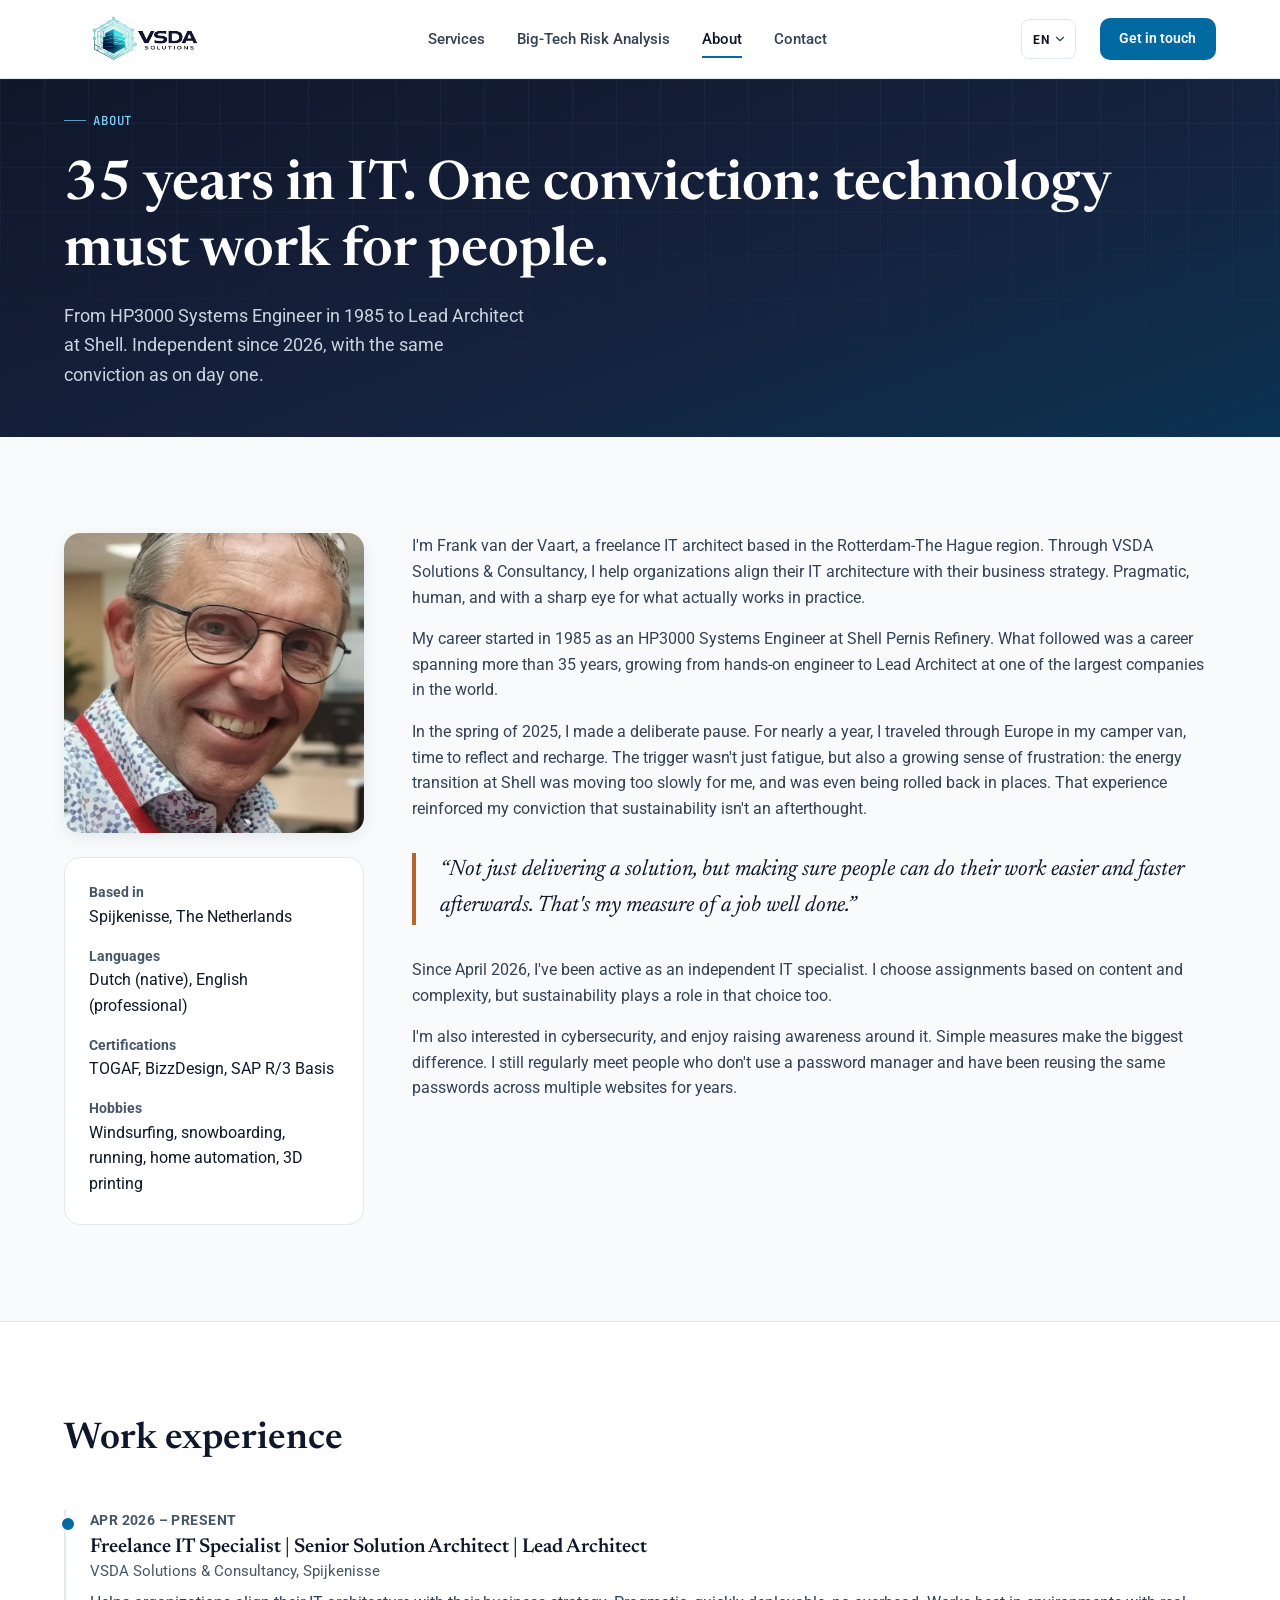
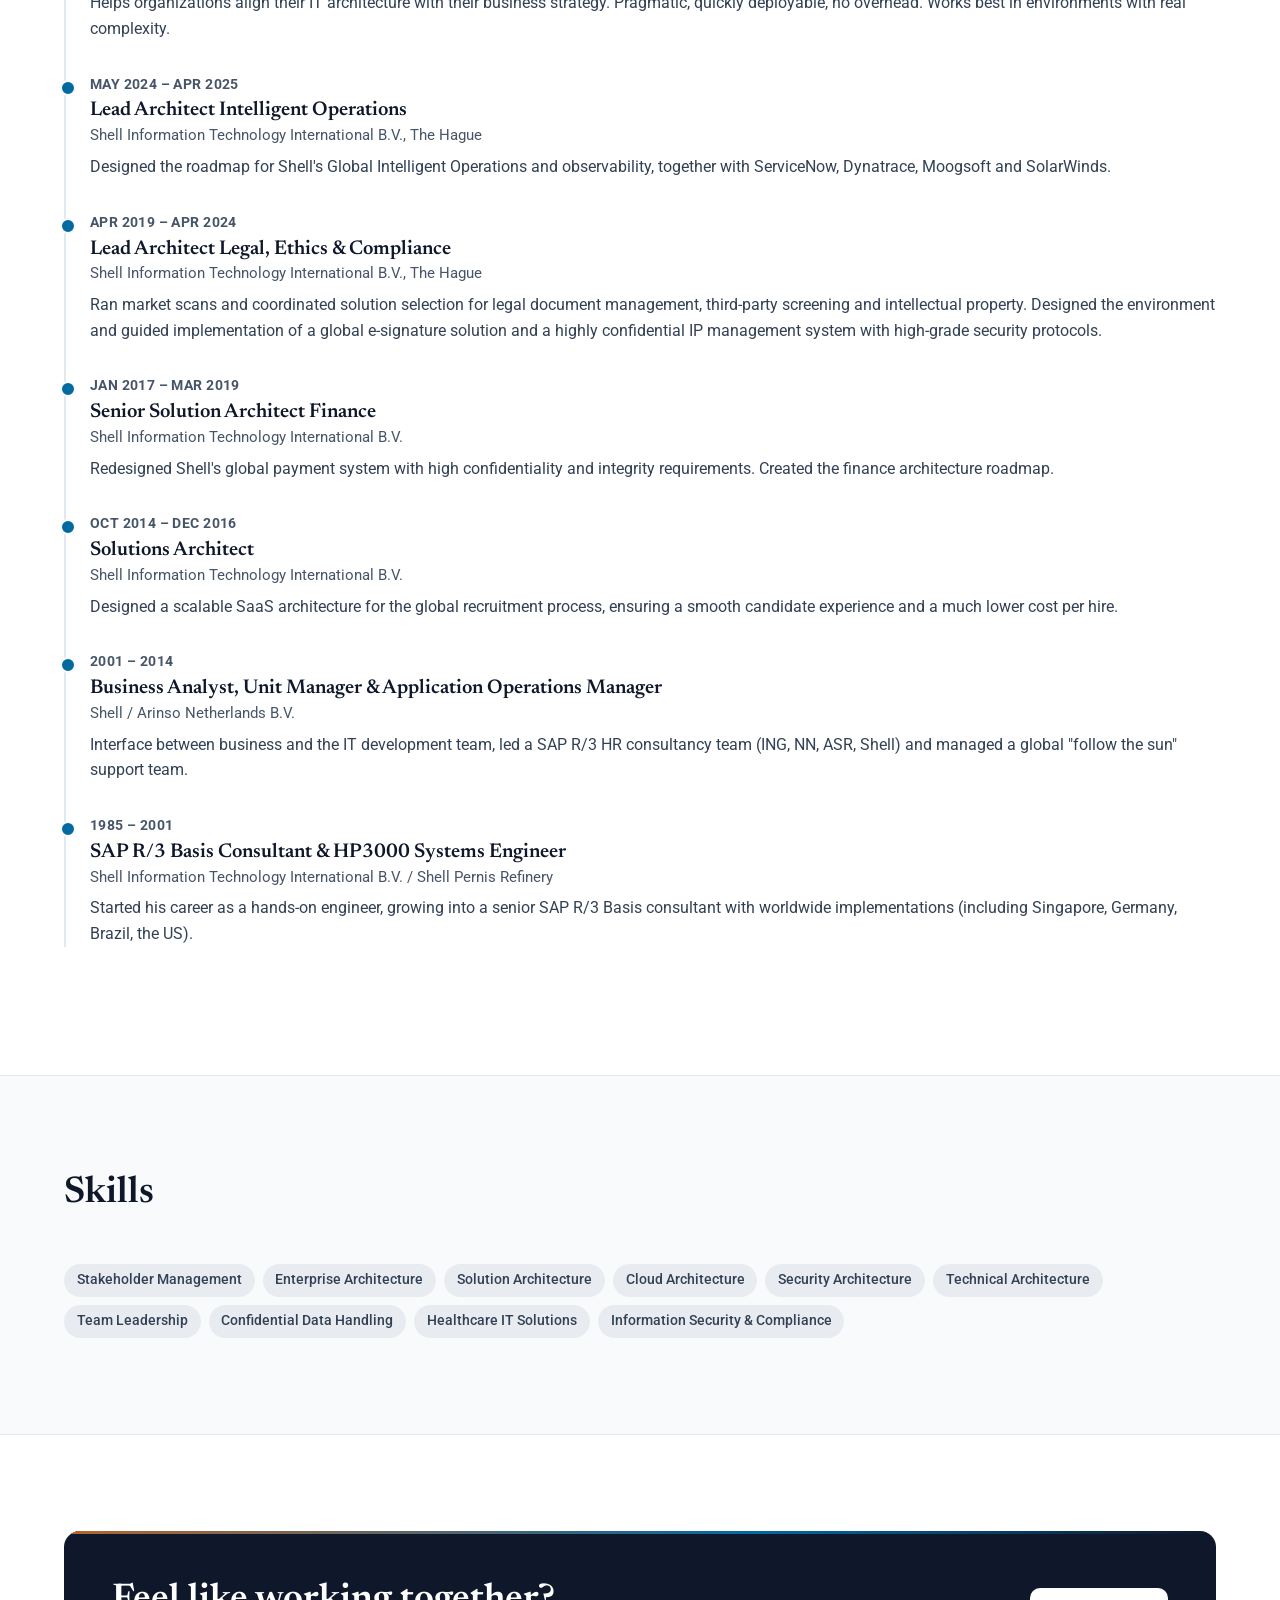
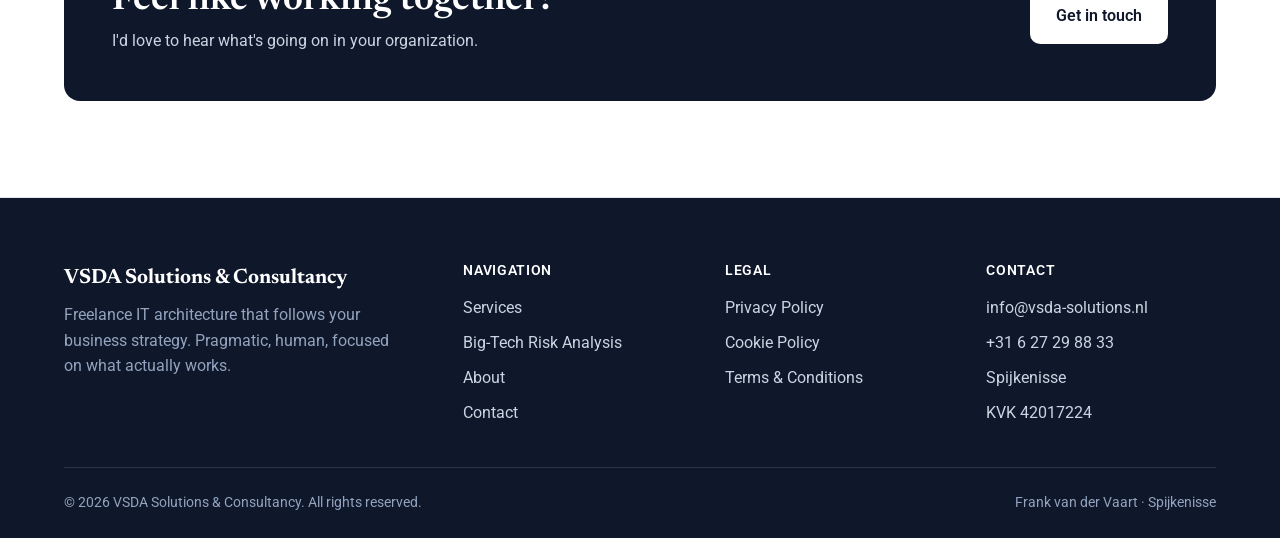
<file: over-mij.html>
<!DOCTYPE html>
<html lang="nl">
<head>
<meta charset="UTF-8">
<meta name="viewport" content="width=device-width, initial-scale=1.0">
<title>Over mij | VSDA Solutions &amp; Consultancy</title>
<meta name="description" content="Frank van der Vaart: 35+ jaar IT-ervaring, waarvan 22+ jaar bij Shell. Sinds 2026 zelfstandig IT-architect via VSDA Solutions & Consultancy.">
<link rel="icon" href="assets/images/logo.png">
<link rel="stylesheet" href="assets/css/style.css">
</head>
<body>
<a href="#main" class="skip-link" data-i18n="skip_link">Ga naar inhoud</a>

<header class="site-header">
  <div class="nav-wrap">
    <a href="index.html" class="brand"><img src="assets/images/logo.png" alt="VSDA Solutions &amp; Consultancy" width="200" height="54"></a>
    <ul class="nav-links">
      <li><a href="diensten.html" data-i18n="nav_services">Diensten</a></li>
      <li><a href="big-tech-risicoanalyse.html" data-i18n="nav_bigtech">Big-tech risicoanalyse</a></li>
      <li><a href="over-mij.html" aria-current="page" data-i18n="nav_about">Over mij</a></li>
      <li><a href="contact.html" data-i18n="nav_contact">Contact</a></li>
    </ul>
    <div class="nav-actions">
      <select id="langSwitch" class="lang-switch" aria-label="Language" data-i18n-aria="lang_switch_label">
        <option value="nl">NL</option>
        <option value="en">EN</option>
      </select>
      <a href="contact.html" class="btn btn-primary" data-i18n="nav_cta">Kennismaken</a>
      <button class="nav-toggle" aria-expanded="false" data-i18n-aria="nav_toggle_aria">
        <svg viewBox="0 0 24 24" fill="none" stroke-width="2" stroke-linecap="round"><line x1="3" y1="6" x2="21" y2="6"/><line x1="3" y1="12" x2="21" y2="12"/><line x1="3" y1="18" x2="21" y2="18"/></svg>
      </button>
    </div>
  </div>
</header>

<main id="main">

  <section class="hero hero-page">
    <div class="container">
      <div>
        <span class="eyebrow" data-i18n="eyebrow">Over mij</span>
        <h1 data-i18n="h1">35 jaar IT. &Eacute;&eacute;n overtuiging: techniek moet werken voor mensen.</h1>
        <p class="lead" data-i18n="lead">Van HP3000 Systems Engineer in 1985 tot Lead Architect bij Shell. Sinds 2026 zelfstandig, met dezelfde overtuiging als op dag &eacute;&eacute;n.</p>
      </div>
    </div>
  </section>

  <section>
    <div class="container">
      <div class="bio-layout">
        <div>
          <div class="bio-photo">
            <img src="assets/images/frank-van-der-vaart.webp" alt="Frank van der Vaart, oprichter van VSDA Solutions &amp; Consultancy" width="300" height="300" style="aspect-ratio: 1/1; object-fit: cover;">
          </div>
          <div class="bio-card">
            <dl>
              <dt data-i18n="based_label">Vestiging</dt>
              <dd data-i18n="based_value">Spijkenisse</dd>
              <dt data-i18n="lang_label">Talen</dt>
              <dd data-i18n="lang_value">Nederlands (moedertaal), Engels (professioneel)</dd>
              <dt data-i18n="cert_label">Certificaten</dt>
              <dd data-i18n="cert_value">TOGAF, BizzDesign, SAP R/3 Basis</dd>
              <dt data-i18n="hobby_label">Hobby's</dt>
              <dd data-i18n="hobby_value">Windsurfen, snowboarden, hardlopen, huisautomatisering, 3D-printen</dd>
            </dl>
          </div>
        </div>
        <div>
          <p class="reveal" data-i18n="bio_p1">Ik ben Frank van der Vaart, freelance IT-architect gevestigd in de regio Rotterdam en Den Haag. Via VSDA Solutions &amp; Consultancy help ik organisaties hun IT-architectuur in lijn brengen met hun bedrijfsstrategie. Pragmatisch, menselijk, en met een scherp oog voor wat &eacute;cht werkt in de praktijk.</p>

          <p class="reveal" data-i18n="bio_p2">Mijn carri&egrave;re begon in 1985 als HP3000 Systems Engineer bij Shell Pernis Refinery. Wat volgde was een loopbaan van meer dan 35 jaar waarin ik groeide van hands-on engineer naar Lead Architect bij een van de grootste bedrijven ter wereld.</p>

          <p class="reveal" data-i18n="bio_p3">In het voorjaar van 2025 maakte ik een bewuste pas op de plaats. Bijna een jaar lang reisde ik door Europa in mijn camperbus, tijd om te reflecteren en op adem te komen. De aanleiding was niet alleen vermoeidheid, maar ook een groeiend gevoel van onvrede: de energietransitie bij Shell ging mij te langzaam, en werd zelfs verder teruggedraaid. Die ervaring versterkte mijn overtuiging dat duurzaamheid geen bijzaak is.</p>

          <p class="pullquote reveal" data-i18n="bio_quote">"Niet alleen een oplossing neerzetten, maar zorgen dat mensen daarna hun werk makkelijker en sneller kunnen doen. Dat is voor mij de maatstaf van geslaagd werk."</p>

          <p class="reveal" data-i18n="bio_p4">Sinds april 2026 ben ik actief als zelfstandig IT-specialist. Ik kies opdrachten op basis van inhoud en complexiteit, maar duurzaamheid weegt mee in die keuze.</p>

          <p class="reveal" data-i18n="bio_p5">Verder ben ik ge&iuml;nteresseerd in cybersecurity en vind ik het leuk om mensen daar bewuster van te maken. Simpele dingen maken het verschil. Ik kom nog steeds veel mensen tegen die geen password manager gebruiken en al jaren dezelfde wachtwoorden hergebruiken op meerdere websites.</p>
        </div>
      </div>
    </div>
  </section>

  <section class="section-alt">
    <div class="container">
      <div class="section-head reveal">
        <h2 data-i18n="work_h2">Werkervaring</h2>
      </div>
      <div class="timeline" data-reveal-group>
        <div class="timeline-item reveal reveal-left">
          <div class="timeline-period" data-i18n="job1_period">Apr 2026 &ndash; heden</div>
          <h3 data-i18n="job1_title">Freelance IT Specialist | Senior Solution Architect | Lead Architect</h3>
          <div class="role-org" data-i18n="job1_org">VSDA Solutions &amp; Consultancy, Spijkenisse</div>
          <p data-i18n="job1_desc">Helpt organisaties hun IT-architectuur in lijn te brengen met hun bedrijfsstrategie. Pragmatisch, snel inzetbaar, zonder overhead. Werkt het best in omgevingen met echte complexiteit.</p>
        </div>
        <div class="timeline-item reveal reveal-left">
          <div class="timeline-period" data-i18n="job2_period">Mei 2024 &ndash; apr 2025</div>
          <h3 data-i18n="job2_title">Lead Architect Intelligent Operations</h3>
          <div class="role-org" data-i18n="job2_org">Shell Information Technology International B.V., Den Haag</div>
          <p data-i18n="job2_desc">De roadmap voor Shell's Global Intelligent Operations en observability ontworpen, samen met ServiceNow, Dynatrace, Moogsoft en SolarWinds.</p>
        </div>
        <div class="timeline-item reveal reveal-left">
          <div class="timeline-period" data-i18n="job3_period">Apr 2019 &ndash; apr 2024</div>
          <h3 data-i18n="job3_title">Lead Architect Legal, Ethics &amp; Compliance</h3>
          <div class="role-org" data-i18n="job3_org">Shell Information Technology International B.V., Den Haag</div>
          <p data-i18n="job3_desc">Marktscans en solution-selectie ge&iuml;dentificeerd voor juridisch documentbeheer, screening van derde partijen en intellectueel eigendom. Architectuur en implementatie begeleid van een wereldwijde e-signature oplossing en een zeer vertrouwelijk IE-beheersysteem met hoogwaardige beveiliging.</p>
        </div>
        <div class="timeline-item reveal reveal-left">
          <div class="timeline-period" data-i18n="job4_period">Jan 2017 &ndash; mrt 2019</div>
          <h3 data-i18n="job4_title">Senior Solution Architect Finance</h3>
          <div class="role-org">Shell Information Technology International B.V.</div>
          <p data-i18n="job4_desc">Herontwerp van Shell's wereldwijde betalingssysteem met hoge vertrouwelijkheid en integriteit. Architectuur-roadmap voor finance opgesteld.</p>
        </div>
        <div class="timeline-item reveal reveal-left">
          <div class="timeline-period" data-i18n="job5_period">Okt 2014 &ndash; dec 2016</div>
          <h3 data-i18n="job5_title">Solutions Architect</h3>
          <div class="role-org">Shell Information Technology International B.V.</div>
          <p data-i18n="job5_desc">Schaalbare SaaS-architectuur ontworpen voor het wereldwijde wervingsproces, met een soepele kandidaatervaring en lagere cost per hire.</p>
        </div>
        <div class="timeline-item reveal reveal-left">
          <div class="timeline-period" data-i18n="job6_period">2001 &ndash; 2014</div>
          <h3 data-i18n="job6_title">Business Analyst, Unit Manager &amp; Application Operations Manager</h3>
          <div class="role-org">Shell / Arinso Netherlands B.V.</div>
          <p data-i18n="job6_desc">Interface tussen business en IT-ontwikkelteam, leidinggegeven aan een SAP R/3 HR-consultancyteam (ING, NN, ASR, Shell) en een wereldwijd "follow the sun" support-team aangestuurd.</p>
        </div>
        <div class="timeline-item reveal reveal-left">
          <div class="timeline-period" data-i18n="job7_period">1985 &ndash; 2001</div>
          <h3 data-i18n="job7_title">SAP R/3 Basis consultant &amp; HP3000 Systems Engineer</h3>
          <div class="role-org">Shell Information Technology International B.V. / Shell Pernis Refinery</div>
          <p data-i18n="job7_desc">Start van de loopbaan als hands-on engineer, gegroeid naar senior SAP R/3 Basis consultant met wereldwijde implementaties (o.a. Singapore, Duitsland, Brazili&euml;, VS).</p>
        </div>
      </div>
    </div>
  </section>

  <section>
    <div class="container">
      <div class="section-head reveal">
        <h2 data-i18n="skills_h2">Vaardigheden</h2>
      </div>
      <ul class="tag-list reveal">
        <li>Stakeholder Management</li>
        <li>Enterprise Architecture</li>
        <li>Solution Architecture</li>
        <li>Cloud Architecture</li>
        <li>Security Architecture</li>
        <li>Technical Architecture</li>
        <li>Team Leadership</li>
        <li>Confidential Data Handling</li>
        <li>Healthcare IT Solutions</li>
        <li>Information Security &amp; Compliance</li>
      </ul>
    </div>
  </section>

  <section class="section-alt">
    <div class="container">
      <div class="cta-band reveal">
        <div>
          <h2 data-i18n="cta_h2">Zin om samen te werken?</h2>
          <p data-i18n="cta_p">Ik hoor graag wat er bij jouw organisatie speelt.</p>
        </div>
        <a href="contact.html" class="btn btn-on-dark" data-i18n="cta_btn">Neem contact op</a>
      </div>
    </div>
  </section>

</main>

<footer class="site-footer">
  <div class="container">
    <div class="footer-grid">
      <div>
        <div class="footer-brand">VSDA Solutions &amp; Consultancy</div>
        <p class="footer-tag" data-i18n="footer_tagline">Freelance IT-architectuur die aansluit bij je bedrijfsstrategie. Pragmatisch, menselijk, gericht op wat werkt in de praktijk.</p>
      </div>
      <div class="footer-col">
        <h4 data-i18n="footer_nav_heading">Navigatie</h4>
        <ul>
          <li><a href="diensten.html" data-i18n="nav_services">Diensten</a></li>
          <li><a href="big-tech-risicoanalyse.html" data-i18n="nav_bigtech">Big-tech risicoanalyse</a></li>
          <li><a href="over-mij.html" data-i18n="nav_about">Over mij</a></li>
          <li><a href="contact.html" data-i18n="nav_contact">Contact</a></li>
        </ul>
      </div>
      <div class="footer-col">
        <h4 data-i18n="footer_legal_heading">Juridisch</h4>
        <ul>
          <li><a href="privacybeleid.html" data-i18n="footer_privacy">Privacyverklaring</a></li>
          <li><a href="cookiebeleid.html" data-i18n="footer_cookies">Cookiebeleid</a></li>
          <li><a href="algemene-voorwaarden.html" data-i18n="footer_terms">Algemene voorwaarden</a></li>
        </ul>
      </div>
      <div class="footer-col">
        <h4 data-i18n="footer_contact_heading">Contact</h4>
        <ul>
          <li><a href="mailto:info@vsda-solutions.nl">info@vsda-solutions.nl</a></li>
          <li><a href="tel:+31627298833">+31 6 27 29 88 33</a></li>
          <li>Spijkenisse</li>
          <li>KVK 42017224</li>
        </ul>
      </div>
    </div>
    <div class="footer-bottom">
      <span data-i18n="footer_copyright">&copy; 2026 VSDA Solutions &amp; Consultancy. Alle rechten voorbehouden.</span>
      <span>Frank van der Vaart &middot; Spijkenisse</span>
    </div>
  </div>
</footer>

<script src="assets/js/nav.js"></script>
<script>
window.VSDA_TRANSLATIONS = {
  "nl": {
    "skip_link": "Ga naar inhoud",
    "lang_switch_label": "Taal",
    "nav_toggle_aria": "Menu openen",
    "nav_services": "Diensten",
    "nav_bigtech": "Big-tech risicoanalyse",
    "nav_about": "Over mij",
    "nav_contact": "Contact",
    "nav_cta": "Kennismaken",
    "eyebrow": "Over mij",
    "h1": "35 jaar IT. Één overtuiging: techniek moet werken voor mensen.",
    "lead": "Van HP3000 Systems Engineer in 1985 tot Lead Architect bij Shell. Sinds 2026 zelfstandig, met dezelfde overtuiging als op dag één.",
    "based_label": "Vestiging",
    "based_value": "Spijkenisse",
    "lang_label": "Talen",
    "lang_value": "Nederlands (moedertaal), Engels (professioneel)",
    "cert_label": "Certificaten",
    "cert_value": "TOGAF, BizzDesign, SAP R/3 Basis",
    "hobby_label": "Hobby's",
    "hobby_value": "Windsurfen, snowboarden, hardlopen, huisautomatisering, 3D-printen",
    "bio_p1": "Ik ben Frank van der Vaart, freelance IT-architect gevestigd in de regio Rotterdam en Den Haag. Via VSDA Solutions & Consultancy help ik organisaties hun IT-architectuur in lijn brengen met hun bedrijfsstrategie. Pragmatisch, menselijk, en met een scherp oog voor wat écht werkt in de praktijk.",
    "bio_p2": "Mijn carrière begon in 1985 als HP3000 Systems Engineer bij Shell Pernis Refinery. Wat volgde was een loopbaan van meer dan 35 jaar waarin ik groeide van hands-on engineer naar Lead Architect bij een van de grootste bedrijven ter wereld.",
    "bio_p3": "In het voorjaar van 2025 maakte ik een bewuste pas op de plaats. Bijna een jaar lang reisde ik door Europa in mijn camperbus, tijd om te reflecteren en op adem te komen. De aanleiding was niet alleen vermoeidheid, maar ook een groeiend gevoel van onvrede: de energietransitie bij Shell ging mij te langzaam, en werd zelfs verder teruggedraaid. Die ervaring versterkte mijn overtuiging dat duurzaamheid geen bijzaak is.",
    "bio_quote": "“Niet alleen een oplossing neerzetten, maar zorgen dat mensen daarna hun werk makkelijker en sneller kunnen doen. Dat is voor mij de maatstaf van geslaagd werk.”",
    "bio_p4": "Sinds april 2026 ben ik actief als zelfstandig IT-specialist. Ik kies opdrachten op basis van inhoud en complexiteit, maar duurzaamheid weegt mee in die keuze.",
    "bio_p5": "Verder ben ik geïnteresseerd in cybersecurity en vind ik het leuk om mensen daar bewuster van te maken. Simpele dingen maken het verschil. Ik kom nog steeds veel mensen tegen die geen password manager gebruiken en al jaren dezelfde wachtwoorden hergebruiken op meerdere websites.",
    "work_h2": "Werkervaring",
    "job1_period": "Apr 2026 – heden",
    "job1_title": "Freelance IT Specialist | Senior Solution Architect | Lead Architect",
    "job1_org": "VSDA Solutions & Consultancy, Spijkenisse",
    "job1_desc": "Helpt organisaties hun IT-architectuur in lijn te brengen met hun bedrijfsstrategie. Pragmatisch, snel inzetbaar, zonder overhead. Werkt het best in omgevingen met echte complexiteit.",
    "job2_period": "Mei 2024 – apr 2025",
    "job2_title": "Lead Architect Intelligent Operations",
    "job2_org": "Shell Information Technology International B.V., Den Haag",
    "job2_desc": "De roadmap voor Shell's Global Intelligent Operations en observability ontworpen, samen met ServiceNow, Dynatrace, Moogsoft en SolarWinds.",
    "job3_period": "Apr 2019 – apr 2024",
    "job3_title": "Lead Architect Legal, Ethics & Compliance",
    "job3_org": "Shell Information Technology International B.V., Den Haag",
    "job3_desc": "Marktscans en solution-selectie geïdentificeerd voor juridisch documentbeheer, screening van derde partijen en intellectueel eigendom. Architectuur en implementatie begeleid van een wereldwijde e-signature oplossing en een zeer vertrouwelijk IE-beheersysteem met hoogwaardige beveiliging.",
    "job4_period": "Jan 2017 – mrt 2019",
    "job4_title": "Senior Solution Architect Finance",
    "job4_desc": "Herontwerp van Shell's wereldwijde betalingssysteem met hoge vertrouwelijkheid en integriteit. Architectuur-roadmap voor finance opgesteld.",
    "job5_period": "Okt 2014 – dec 2016",
    "job5_title": "Solutions Architect",
    "job5_desc": "Schaalbare SaaS-architectuur ontworpen voor het wereldwijde wervingsproces, met een soepele kandidaatervaring en lagere cost per hire.",
    "job6_period": "2001 – 2014",
    "job6_title": "Business Analyst, Unit Manager & Application Operations Manager",
    "job6_desc": "Interface tussen business en IT-ontwikkelteam, leidinggegeven aan een SAP R/3 HR-consultancyteam (ING, NN, ASR, Shell) en een wereldwijd \"follow the sun\" support-team aangestuurd.",
    "job7_period": "1985 – 2001",
    "job7_title": "SAP R/3 Basis consultant & HP3000 Systems Engineer",
    "job7_desc": "Start van de loopbaan als hands-on engineer, gegroeid naar senior SAP R/3 Basis consultant met wereldwijde implementaties (o.a. Singapore, Duitsland, Brazilië, VS).",
    "skills_h2": "Vaardigheden",
    "cta_h2": "Zin om samen te werken?",
    "cta_p": "Ik hoor graag wat er bij jouw organisatie speelt.",
    "cta_btn": "Neem contact op",
    "footer_tagline": "Freelance IT-architectuur die aansluit bij je bedrijfsstrategie. Pragmatisch, menselijk, gericht op wat werkt in de praktijk.",
    "footer_nav_heading": "Navigatie",
    "footer_legal_heading": "Juridisch",
    "footer_privacy": "Privacyverklaring",
    "footer_cookies": "Cookiebeleid",
    "footer_terms": "Algemene voorwaarden",
    "footer_contact_heading": "Contact",
    "footer_copyright": "© 2026 VSDA Solutions & Consultancy. Alle rechten voorbehouden.",
    "title": "Over mij | VSDA Solutions & Consultancy",
    "meta_description": "Frank van der Vaart: 35+ jaar IT-ervaring, waarvan 22+ jaar bij Shell. Sinds 2026 zelfstandig IT-architect via VSDA Solutions & Consultancy."
  },
  "en": {
    "skip_link": "Skip to content",
    "lang_switch_label": "Language",
    "nav_toggle_aria": "Open menu",
    "nav_services": "Services",
    "nav_bigtech": "Big-Tech Risk Analysis",
    "nav_about": "About",
    "nav_contact": "Contact",
    "nav_cta": "Get in touch",
    "eyebrow": "About",
    "h1": "35 years in IT. One conviction: technology must work for people.",
    "lead": "From HP3000 Systems Engineer in 1985 to Lead Architect at Shell. Independent since 2026, with the same conviction as on day one.",
    "based_label": "Based in",
    "based_value": "Spijkenisse, The Netherlands",
    "lang_label": "Languages",
    "lang_value": "Dutch (native), English (professional)",
    "cert_label": "Certifications",
    "cert_value": "TOGAF, BizzDesign, SAP R/3 Basis",
    "hobby_label": "Hobbies",
    "hobby_value": "Windsurfing, snowboarding, running, home automation, 3D printing",
    "bio_p1": "I'm Frank van der Vaart, a freelance IT architect based in the Rotterdam-The Hague region. Through VSDA Solutions & Consultancy, I help organizations align their IT architecture with their business strategy. Pragmatic, human, and with a sharp eye for what actually works in practice.",
    "bio_p2": "My career started in 1985 as an HP3000 Systems Engineer at Shell Pernis Refinery. What followed was a career spanning more than 35 years, growing from hands-on engineer to Lead Architect at one of the largest companies in the world.",
    "bio_p3": "In the spring of 2025, I made a deliberate pause. For nearly a year, I traveled through Europe in my camper van, time to reflect and recharge. The trigger wasn't just fatigue, but also a growing sense of frustration: the energy transition at Shell was moving too slowly for me, and was even being rolled back in places. That experience reinforced my conviction that sustainability isn't an afterthought.",
    "bio_quote": "“Not just delivering a solution, but making sure people can do their work easier and faster afterwards. That's my measure of a job well done.”",
    "bio_p4": "Since April 2026, I've been active as an independent IT specialist. I choose assignments based on content and complexity, but sustainability plays a role in that choice too.",
    "bio_p5": "I'm also interested in cybersecurity, and enjoy raising awareness around it. Simple measures make the biggest difference. I still regularly meet people who don't use a password manager and have been reusing the same passwords across multiple websites for years.",
    "work_h2": "Work experience",
    "job1_period": "Apr 2026 – present",
    "job1_title": "Freelance IT Specialist | Senior Solution Architect | Lead Architect",
    "job1_org": "VSDA Solutions & Consultancy, Spijkenisse",
    "job1_desc": "Helps organizations align their IT architecture with their business strategy. Pragmatic, quickly deployable, no overhead. Works best in environments with real complexity.",
    "job2_period": "May 2024 – Apr 2025",
    "job2_title": "Lead Architect Intelligent Operations",
    "job2_org": "Shell Information Technology International B.V., The Hague",
    "job2_desc": "Designed the roadmap for Shell's Global Intelligent Operations and observability, together with ServiceNow, Dynatrace, Moogsoft and SolarWinds.",
    "job3_period": "Apr 2019 – Apr 2024",
    "job3_title": "Lead Architect Legal, Ethics & Compliance",
    "job3_org": "Shell Information Technology International B.V., The Hague",
    "job3_desc": "Ran market scans and coordinated solution selection for legal document management, third-party screening and intellectual property. Designed the environment and guided implementation of a global e-signature solution and a highly confidential IP management system with high-grade security protocols.",
    "job4_period": "Jan 2017 – Mar 2019",
    "job4_title": "Senior Solution Architect Finance",
    "job4_desc": "Redesigned Shell's global payment system with high confidentiality and integrity requirements. Created the finance architecture roadmap.",
    "job5_period": "Oct 2014 – Dec 2016",
    "job5_title": "Solutions Architect",
    "job5_desc": "Designed a scalable SaaS architecture for the global recruitment process, ensuring a smooth candidate experience and a much lower cost per hire.",
    "job6_period": "2001 – 2014",
    "job6_title": "Business Analyst, Unit Manager & Application Operations Manager",
    "job6_desc": "Interface between business and the IT development team, led a SAP R/3 HR consultancy team (ING, NN, ASR, Shell) and managed a global \"follow the sun\" support team.",
    "job7_period": "1985 – 2001",
    "job7_title": "SAP R/3 Basis Consultant & HP3000 Systems Engineer",
    "job7_desc": "Started his career as a hands-on engineer, growing into a senior SAP R/3 Basis consultant with worldwide implementations (including Singapore, Germany, Brazil, the US).",
    "skills_h2": "Skills",
    "cta_h2": "Feel like working together?",
    "cta_p": "I'd love to hear what's going on in your organization.",
    "cta_btn": "Get in touch",
    "footer_tagline": "Freelance IT architecture that follows your business strategy. Pragmatic, human, focused on what actually works.",
    "footer_nav_heading": "Navigation",
    "footer_legal_heading": "Legal",
    "footer_privacy": "Privacy Policy",
    "footer_cookies": "Cookie Policy",
    "footer_terms": "Terms & Conditions",
    "footer_contact_heading": "Contact",
    "footer_copyright": "© 2026 VSDA Solutions & Consultancy. All rights reserved.",
    "title": "About | VSDA Solutions & Consultancy",
    "meta_description": "Frank van der Vaart: 35+ years of IT experience, 22+ of them at Shell. Independent IT architect since 2026 through VSDA Solutions & Consultancy."
  }
};
</script>
<script src="assets/js/reveal.js"></script>
<script src="assets/js/i18n.js"></script>
<script>initI18n(window.VSDA_TRANSLATIONS, 'vsdaLang');</script>
</body>
</html>
</file>
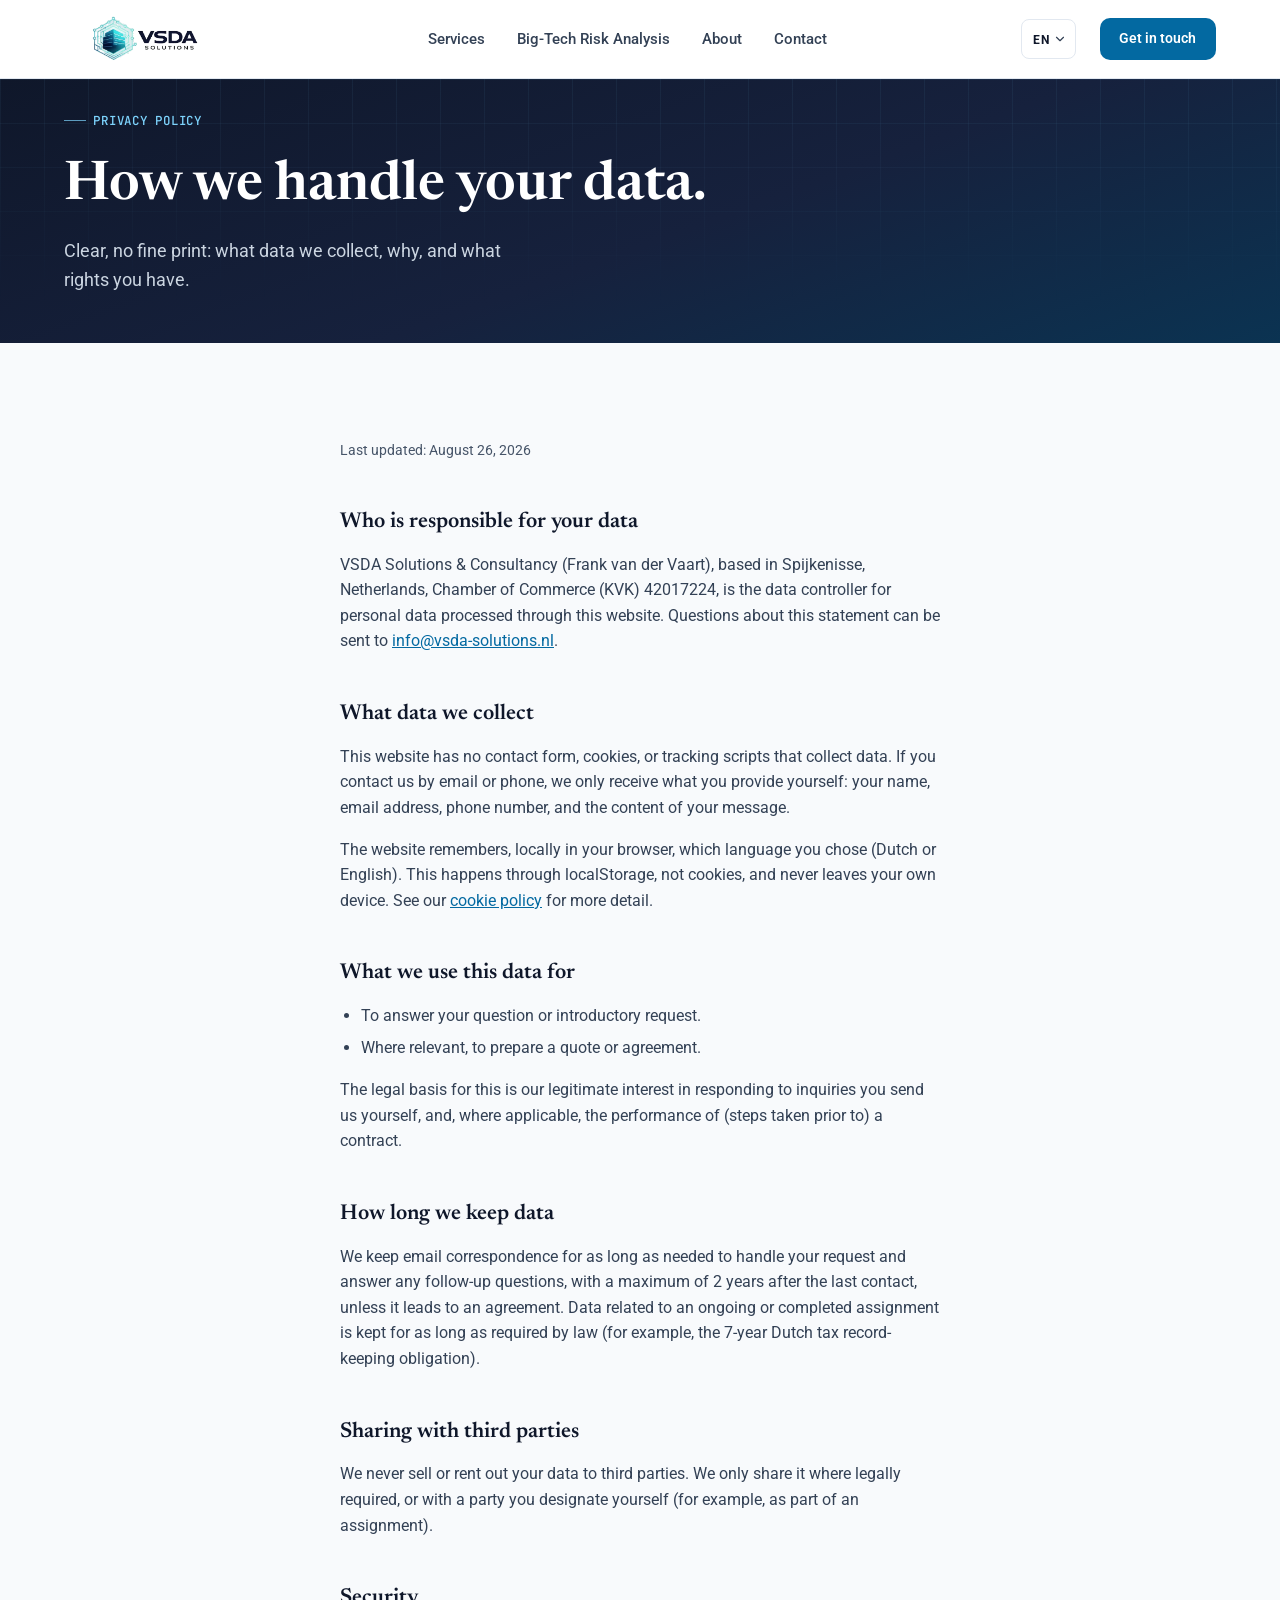
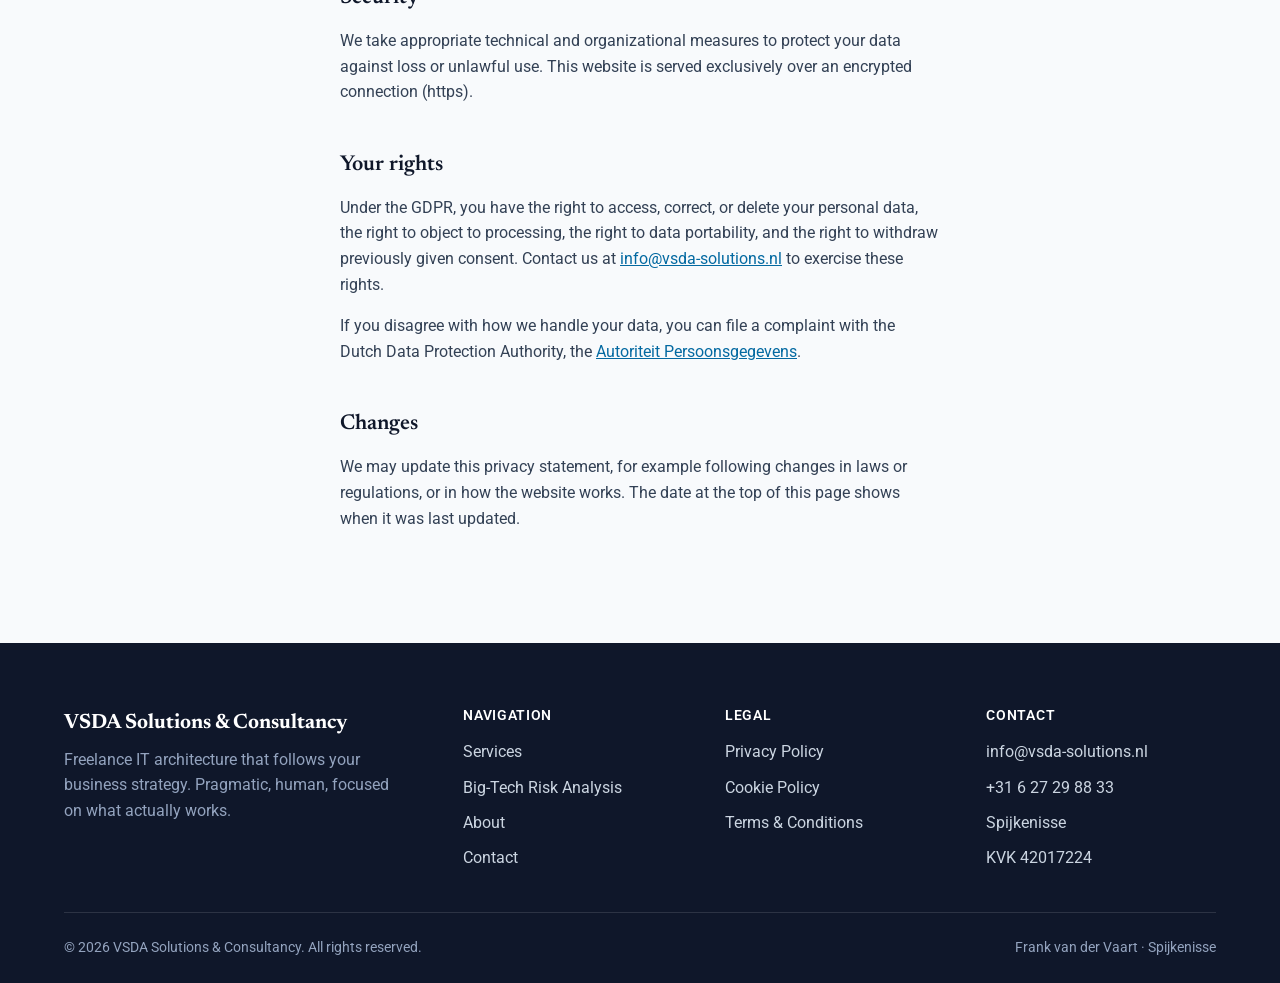
<file: privacybeleid.html>
<!DOCTYPE html>
<html lang="nl">
<head>
<meta charset="UTF-8">
<meta name="viewport" content="width=device-width, initial-scale=1.0">
<title>Privacyverklaring | VSDA Solutions &amp; Consultancy</title>
<meta name="description" content="Hoe VSDA Solutions & Consultancy omgaat met persoonsgegevens: welke gegevens we verzamelen, waarvoor, en welke rechten je hebt.">
<link rel="icon" href="assets/images/logo.png">
<link rel="stylesheet" href="assets/css/style.css">
</head>
<body>
<a href="#main" class="skip-link" data-i18n="skip_link">Ga naar inhoud</a>

<header class="site-header">
  <div class="nav-wrap">
    <a href="index.html" class="brand"><img src="assets/images/logo.png" alt="VSDA Solutions &amp; Consultancy" width="200" height="54"></a>
    <ul class="nav-links">
      <li><a href="diensten.html" data-i18n="nav_services">Diensten</a></li>
      <li><a href="big-tech-risicoanalyse.html" data-i18n="nav_bigtech">Big-tech risicoanalyse</a></li>
      <li><a href="over-mij.html" data-i18n="nav_about">Over mij</a></li>
      <li><a href="contact.html" data-i18n="nav_contact">Contact</a></li>
    </ul>
    <div class="nav-actions">
      <select id="langSwitch" class="lang-switch" aria-label="Language" data-i18n-aria="lang_switch_label">
        <option value="nl">NL</option>
        <option value="en">EN</option>
      </select>
      <a href="contact.html" class="btn btn-primary" data-i18n="nav_cta">Kennismaken</a>
      <button class="nav-toggle" aria-expanded="false" data-i18n-aria="nav_toggle_aria">
        <svg viewBox="0 0 24 24" fill="none" stroke-width="2" stroke-linecap="round"><line x1="3" y1="6" x2="21" y2="6"/><line x1="3" y1="12" x2="21" y2="12"/><line x1="3" y1="18" x2="21" y2="18"/></svg>
      </button>
    </div>
  </div>
</header>

<main id="main">

  <section class="hero hero-page">
    <div class="container">
      <div>
        <span class="eyebrow" data-i18n="eyebrow">Privacyverklaring</span>
        <h1 data-i18n="h1">Hoe we omgaan met jouw gegevens.</h1>
        <p class="lead" data-i18n="lead">Duidelijk en zonder kleine lettertjes: welke gegevens we verzamelen, waarvoor, en welke rechten je hebt.</p>
      </div>
    </div>
  </section>

  <section>
    <div class="container legal-content">
      <p class="legal-updated" data-i18n="updated">Laatst bijgewerkt: 26 augustus 2026</p>

      <h2 data-i18n="who_h2">Wie is verantwoordelijk voor je gegevens</h2>
      <p data-i18n="who_p" data-i18n-html="true">VSDA Solutions &amp; Consultancy (Frank van der Vaart), gevestigd in Spijkenisse, KVK 42017224, is verwerkingsverantwoordelijke voor de persoonsgegevens die via deze website worden verwerkt. Vragen over deze verklaring kun je stellen via <a href="mailto:info@vsda-solutions.nl">info@vsda-solutions.nl</a>.</p>

      <h2 data-i18n="data_h2">Welke gegevens we verzamelen</h2>
      <p data-i18n="data_p1">Deze website heeft geen contactformulier, cookies of trackingscripts die gegevens verzamelen. Neem je contact op via e-mail of telefoon, dan ontvangen we alleen wat je zelf verstrekt: je naam, e-mailadres, telefoonnummer en de inhoud van je bericht.</p>
      <p data-i18n="data_p2" data-i18n-html="true">De website onthoudt lokaal in je browser welke taal je koos (Nederlands of Engels). Dat gebeurt via localStorage, niet via cookies, en verlaat nooit je eigen apparaat. Zie ons <a href="cookiebeleid.html">cookiebeleid</a> voor meer uitleg.</p>

      <h2 data-i18n="purpose_h2">Waarvoor we deze gegevens gebruiken</h2>
      <ul>
        <li data-i18n="purpose_li1">Om je vraag of kennismakingsverzoek te beantwoorden.</li>
        <li data-i18n="purpose_li2">Om, als daar aanleiding toe is, een offerte of overeenkomst voor te bereiden.</li>
      </ul>
      <p data-i18n="purpose_p">De rechtsgrond hiervoor is ons gerechtvaardigd belang om te reageren op vragen die je zelf naar ons stuurt, en waar van toepassing de uitvoering van (voorbereidingen tot) een overeenkomst.</p>

      <h2 data-i18n="retention_h2">Hoe lang we gegevens bewaren</h2>
      <p data-i18n="retention_p">E-mailcorrespondentie bewaren we zolang dat nodig is om je vraag af te handelen en eventuele vervolgvragen te kunnen beantwoorden, met een maximum van 2 jaar na het laatste contact, tenzij er een overeenkomst uit voortkomt. Gegevens die horen bij een lopende of afgeronde opdracht bewaren we zolang de wet dat voorschrijft (bijvoorbeeld de fiscale bewaarplicht van 7 jaar voor administratieve gegevens).</p>

      <h2 data-i18n="sharing_h2">Delen met derden</h2>
      <p data-i18n="sharing_p">We verkopen of verhuren je gegevens nooit aan derden. We delen ze alleen als dat wettelijk verplicht is, of met een partij die je zelf aanwijst (bijvoorbeeld in het kader van een opdracht).</p>

      <h2 data-i18n="security_h2">Beveiliging</h2>
      <p data-i18n="security_p">We nemen passende technische en organisatorische maatregelen om je gegevens te beschermen tegen verlies of onrechtmatig gebruik. Deze website wordt uitsluitend via een versleutelde verbinding (https) aangeboden.</p>

      <h2 data-i18n="rights_h2">Jouw rechten</h2>
      <p data-i18n="rights_p" data-i18n-html="true">Onder de AVG heb je het recht op inzage, correctie of verwijdering van je persoonsgegevens, het recht om bezwaar te maken tegen de verwerking, het recht op gegevensoverdraagbaarheid, en het recht om een eerder gegeven toestemming in te trekken. Neem hiervoor contact op via <a href="mailto:info@vsda-solutions.nl">info@vsda-solutions.nl</a>.</p>
      <p data-i18n-html="true" data-i18n="rights_complaint">Ben je het niet eens met hoe we met je gegevens omgaan? Dan kun je een klacht indienen bij de <a href="https://www.autoriteitpersoonsgegevens.nl" target="_blank" rel="noopener">Autoriteit Persoonsgegevens</a>.</p>

      <h2 data-i18n="changes_h2">Wijzigingen</h2>
      <p data-i18n="changes_p">We kunnen deze privacyverklaring aanpassen, bijvoorbeeld bij wijzigingen in wet- en regelgeving of in hoe de website werkt. De datum bovenaan deze pagina laat zien wanneer die voor het laatst is bijgewerkt.</p>
    </div>
  </section>

</main>

<footer class="site-footer">
  <div class="container">
    <div class="footer-grid">
      <div>
        <div class="footer-brand">VSDA Solutions &amp; Consultancy</div>
        <p class="footer-tag" data-i18n="footer_tagline">Freelance IT-architectuur die aansluit bij je bedrijfsstrategie. Pragmatisch, menselijk, gericht op wat werkt in de praktijk.</p>
      </div>
      <div class="footer-col">
        <h4 data-i18n="footer_nav_heading">Navigatie</h4>
        <ul>
          <li><a href="diensten.html" data-i18n="nav_services">Diensten</a></li>
          <li><a href="big-tech-risicoanalyse.html" data-i18n="nav_bigtech">Big-tech risicoanalyse</a></li>
          <li><a href="over-mij.html" data-i18n="nav_about">Over mij</a></li>
          <li><a href="contact.html" data-i18n="nav_contact">Contact</a></li>
        </ul>
      </div>
      <div class="footer-col">
        <h4 data-i18n="footer_legal_heading">Juridisch</h4>
        <ul>
          <li><a href="privacybeleid.html" aria-current="page" data-i18n="footer_privacy">Privacyverklaring</a></li>
          <li><a href="cookiebeleid.html" data-i18n="footer_cookies">Cookiebeleid</a></li>
          <li><a href="algemene-voorwaarden.html" data-i18n="footer_terms">Algemene voorwaarden</a></li>
        </ul>
      </div>
      <div class="footer-col">
        <h4 data-i18n="footer_contact_heading">Contact</h4>
        <ul>
          <li><a href="mailto:info@vsda-solutions.nl">info@vsda-solutions.nl</a></li>
          <li><a href="tel:+31627298833">+31 6 27 29 88 33</a></li>
          <li>Spijkenisse</li>
          <li>KVK 42017224</li>
        </ul>
      </div>
    </div>
    <div class="footer-bottom">
      <span data-i18n="footer_copyright">&copy; 2026 VSDA Solutions &amp; Consultancy. Alle rechten voorbehouden.</span>
      <span>Frank van der Vaart &middot; Spijkenisse</span>
    </div>
  </div>
</footer>

<script src="assets/js/nav.js"></script>
<script>
window.VSDA_TRANSLATIONS = {
  "nl": {
    "skip_link": "Ga naar inhoud",
    "lang_switch_label": "Taal",
    "nav_toggle_aria": "Menu openen",
    "nav_services": "Diensten",
    "nav_bigtech": "Big-tech risicoanalyse",
    "nav_about": "Over mij",
    "nav_contact": "Contact",
    "nav_cta": "Kennismaken",
    "eyebrow": "Privacyverklaring",
    "h1": "Hoe we omgaan met jouw gegevens.",
    "lead": "Duidelijk en zonder kleine lettertjes: welke gegevens we verzamelen, waarvoor, en welke rechten je hebt.",
    "updated": "Laatst bijgewerkt: 26 augustus 2026",
    "who_h2": "Wie is verantwoordelijk voor je gegevens",
    "who_p": "VSDA Solutions & Consultancy (Frank van der Vaart), gevestigd in Spijkenisse, KVK 42017224, is verwerkingsverantwoordelijke voor de persoonsgegevens die via deze website worden verwerkt. Vragen over deze verklaring kun je stellen via <a href=\"mailto:info@vsda-solutions.nl\">info@vsda-solutions.nl</a>.",
    "data_h2": "Welke gegevens we verzamelen",
    "data_p1": "Deze website heeft geen contactformulier, cookies of trackingscripts die gegevens verzamelen. Neem je contact op via e-mail of telefoon, dan ontvangen we alleen wat je zelf verstrekt: je naam, e-mailadres, telefoonnummer en de inhoud van je bericht.",
    "data_p2": "De website onthoudt lokaal in je browser welke taal je koos (Nederlands of Engels). Dat gebeurt via localStorage, niet via cookies, en verlaat nooit je eigen apparaat. Zie ons <a href=\"cookiebeleid.html\">cookiebeleid</a> voor meer uitleg.",
    "purpose_h2": "Waarvoor we deze gegevens gebruiken",
    "purpose_li1": "Om je vraag of kennismakingsverzoek te beantwoorden.",
    "purpose_li2": "Om, als daar aanleiding toe is, een offerte of overeenkomst voor te bereiden.",
    "purpose_p": "De rechtsgrond hiervoor is ons gerechtvaardigd belang om te reageren op vragen die je zelf naar ons stuurt, en waar van toepassing de uitvoering van (voorbereidingen tot) een overeenkomst.",
    "retention_h2": "Hoe lang we gegevens bewaren",
    "retention_p": "E-mailcorrespondentie bewaren we zolang dat nodig is om je vraag af te handelen en eventuele vervolgvragen te kunnen beantwoorden, met een maximum van 2 jaar na het laatste contact, tenzij er een overeenkomst uit voortkomt. Gegevens die horen bij een lopende of afgeronde opdracht bewaren we zolang de wet dat voorschrijft (bijvoorbeeld de fiscale bewaarplicht van 7 jaar voor administratieve gegevens).",
    "sharing_h2": "Delen met derden",
    "sharing_p": "We verkopen of verhuren je gegevens nooit aan derden. We delen ze alleen als dat wettelijk verplicht is, of met een partij die je zelf aanwijst (bijvoorbeeld in het kader van een opdracht).",
    "security_h2": "Beveiliging",
    "security_p": "We nemen passende technische en organisatorische maatregelen om je gegevens te beschermen tegen verlies of onrechtmatig gebruik. Deze website wordt uitsluitend via een versleutelde verbinding (https) aangeboden.",
    "rights_h2": "Jouw rechten",
    "rights_p": "Onder de AVG heb je het recht op inzage, correctie of verwijdering van je persoonsgegevens, het recht om bezwaar te maken tegen de verwerking, het recht op gegevensoverdraagbaarheid, en het recht om een eerder gegeven toestemming in te trekken. Neem hiervoor contact op via <a href=\"mailto:info@vsda-solutions.nl\">info@vsda-solutions.nl</a>.",
    "rights_complaint": "Ben je het niet eens met hoe we met je gegevens omgaan? Dan kun je een klacht indienen bij de <a href=\"https://www.autoriteitpersoonsgegevens.nl\" target=\"_blank\" rel=\"noopener\">Autoriteit Persoonsgegevens</a>.",
    "changes_h2": "Wijzigingen",
    "changes_p": "We kunnen deze privacyverklaring aanpassen, bijvoorbeeld bij wijzigingen in wet- en regelgeving of in hoe de website werkt. De datum bovenaan deze pagina laat zien wanneer die voor het laatst is bijgewerkt.",
    "footer_tagline": "Freelance IT-architectuur die aansluit bij je bedrijfsstrategie. Pragmatisch, menselijk, gericht op wat werkt in de praktijk.",
    "footer_nav_heading": "Navigatie",
    "footer_legal_heading": "Juridisch",
    "footer_privacy": "Privacyverklaring",
    "footer_cookies": "Cookiebeleid",
    "footer_terms": "Algemene voorwaarden",
    "footer_contact_heading": "Contact",
    "footer_copyright": "© 2026 VSDA Solutions & Consultancy. Alle rechten voorbehouden.",
    "title": "Privacyverklaring | VSDA Solutions & Consultancy",
    "meta_description": "Hoe VSDA Solutions & Consultancy omgaat met persoonsgegevens: welke gegevens we verzamelen, waarvoor, en welke rechten je hebt."
  },
  "en": {
    "skip_link": "Skip to content",
    "lang_switch_label": "Language",
    "nav_toggle_aria": "Open menu",
    "nav_services": "Services",
    "nav_bigtech": "Big-Tech Risk Analysis",
    "nav_about": "About",
    "nav_contact": "Contact",
    "nav_cta": "Get in touch",
    "eyebrow": "Privacy Policy",
    "h1": "How we handle your data.",
    "lead": "Clear, no fine print: what data we collect, why, and what rights you have.",
    "updated": "Last updated: August 26, 2026",
    "who_h2": "Who is responsible for your data",
    "who_p": "VSDA Solutions & Consultancy (Frank van der Vaart), based in Spijkenisse, Netherlands, Chamber of Commerce (KVK) 42017224, is the data controller for personal data processed through this website. Questions about this statement can be sent to <a href=\"mailto:info@vsda-solutions.nl\">info@vsda-solutions.nl</a>.",
    "data_h2": "What data we collect",
    "data_p1": "This website has no contact form, cookies, or tracking scripts that collect data. If you contact us by email or phone, we only receive what you provide yourself: your name, email address, phone number, and the content of your message.",
    "data_p2": "The website remembers, locally in your browser, which language you chose (Dutch or English). This happens through localStorage, not cookies, and never leaves your own device. See our <a href=\"cookiebeleid.html\">cookie policy</a> for more detail.",
    "purpose_h2": "What we use this data for",
    "purpose_li1": "To answer your question or introductory request.",
    "purpose_li2": "Where relevant, to prepare a quote or agreement.",
    "purpose_p": "The legal basis for this is our legitimate interest in responding to inquiries you send us yourself, and, where applicable, the performance of (steps taken prior to) a contract.",
    "retention_h2": "How long we keep data",
    "retention_p": "We keep email correspondence for as long as needed to handle your request and answer any follow-up questions, with a maximum of 2 years after the last contact, unless it leads to an agreement. Data related to an ongoing or completed assignment is kept for as long as required by law (for example, the 7-year Dutch tax record-keeping obligation).",
    "sharing_h2": "Sharing with third parties",
    "sharing_p": "We never sell or rent out your data to third parties. We only share it where legally required, or with a party you designate yourself (for example, as part of an assignment).",
    "security_h2": "Security",
    "security_p": "We take appropriate technical and organizational measures to protect your data against loss or unlawful use. This website is served exclusively over an encrypted connection (https).",
    "rights_h2": "Your rights",
    "rights_p": "Under the GDPR, you have the right to access, correct, or delete your personal data, the right to object to processing, the right to data portability, and the right to withdraw previously given consent. Contact us at <a href=\"mailto:info@vsda-solutions.nl\">info@vsda-solutions.nl</a> to exercise these rights.",
    "rights_complaint": "If you disagree with how we handle your data, you can file a complaint with the Dutch Data Protection Authority, the <a href=\"https://www.autoriteitpersoonsgegevens.nl\" target=\"_blank\" rel=\"noopener\">Autoriteit Persoonsgegevens</a>.",
    "changes_h2": "Changes",
    "changes_p": "We may update this privacy statement, for example following changes in laws or regulations, or in how the website works. The date at the top of this page shows when it was last updated.",
    "footer_tagline": "Freelance IT architecture that follows your business strategy. Pragmatic, human, focused on what actually works.",
    "footer_nav_heading": "Navigation",
    "footer_legal_heading": "Legal",
    "footer_privacy": "Privacy Policy",
    "footer_cookies": "Cookie Policy",
    "footer_terms": "Terms & Conditions",
    "footer_contact_heading": "Contact",
    "footer_copyright": "© 2026 VSDA Solutions & Consultancy. All rights reserved.",
    "title": "Privacy Policy | VSDA Solutions & Consultancy",
    "meta_description": "How VSDA Solutions & Consultancy handles personal data: what data we collect, why, and what rights you have."
  }
};
</script>
<script src="assets/js/reveal.js"></script>
<script src="assets/js/i18n.js"></script>
<script>initI18n(window.VSDA_TRANSLATIONS, 'vsdaLang');</script>
</body>
</html>
</file>
<file: assets/css/style.css>
/* VSDA Solutions & Consultancy: design tokens + basisstijl */

@import url('https://fonts.googleapis.com/css2?family=Newsreader:ital,wght@0,400;0,500;0,600;0,700;1,500&family=Roboto:wght@300;400;500;700&family=JetBrains+Mono:wght@400;500;600&display=swap');

:root {
  --color-primary: #0F172A;
  --color-primary-rgb: 15, 23, 42;
  --color-secondary: #334155;
  --color-accent: #0369A1;
  --color-accent-hover: #075985;
  --color-copper: #B5652D;
  --color-copper-rgb: 181, 101, 45;
  --color-background: #F8FAFC;
  --color-foreground: #0F172A;
  --color-card: #FFFFFF;
  --color-muted: #E8ECF1;
  --color-muted-foreground: #475569;
  --color-border: #E2E8F0;
  --color-on-primary: #FFFFFF;
  --color-on-accent: #FFFFFF;

  --font-heading: 'Newsreader', Georgia, 'Times New Roman', serif;
  --font-body: 'Roboto', -apple-system, BlinkMacSystemFont, 'Segoe UI', Arial, sans-serif;
  --font-mono: 'JetBrains Mono', 'SF Mono', Consolas, monospace;

  --space-1: 0.5rem;
  --space-2: 1rem;
  --space-3: 1.5rem;
  --space-4: 2rem;
  --space-5: 3rem;
  --space-6: 4rem;
  --space-7: 6rem;
  --space-8: 8rem;

  --radius: 10px;
  --radius-lg: 16px;
  --shadow-sm: 0 1px 2px rgba(15, 23, 42, 0.06);
  --shadow-md: 0 4px 16px rgba(15, 23, 42, 0.08);
  --shadow-lg: 0 12px 32px rgba(15, 23, 42, 0.12);

  --max-width: 1200px;
}

@media (prefers-color-scheme: dark) {
  :root:not([data-theme="light"]) {
    --color-background: #0B1220;
    --color-foreground: #E8ECF1;
    --color-card: #131B2C;
    --color-muted: #1B2537;
    --color-muted-foreground: #9AA7BD;
    --color-border: #263248;
    --color-accent: #38BDF8;
    --color-accent-hover: #7DD3FC;
    --color-on-accent: #0B1220;
  }
}

* { box-sizing: border-box; }
html { scroll-behavior: smooth; }

@media (prefers-reduced-motion: reduce) {
  html { scroll-behavior: auto; }
  *, *::before, *::after {
    animation-duration: 0.001ms !important;
    animation-iteration-count: 1 !important;
    transition-duration: 0.001ms !important;
    scroll-behavior: auto !important;
  }
}

body {
  margin: 0;
  font-family: var(--font-body);
  font-size: 16px;
  line-height: 1.6;
  color: var(--color-foreground);
  background: var(--color-background);
  -webkit-font-smoothing: antialiased;
}

h1, h2, h3, h4 {
  font-family: var(--font-heading);
  font-weight: 600;
  line-height: 1.2;
  margin: 0 0 var(--space-2);
  color: var(--color-primary);
}

@media (prefers-color-scheme: dark) {
  :root:not([data-theme="light"]) h1,
  :root:not([data-theme="light"]) h2,
  :root:not([data-theme="light"]) h3,
  :root:not([data-theme="light"]) h4 {
    color: var(--color-foreground);
  }
}

h1 { font-size: clamp(2.1rem, 4.5vw, 3.4rem); font-weight: 600; }
h2 { font-size: clamp(1.6rem, 3vw, 2.3rem); }
h3 { font-size: 1.25rem; }

p { margin: 0 0 var(--space-2); color: var(--color-secondary); }

@media (prefers-color-scheme: dark) {
  :root:not([data-theme="light"]) p { color: var(--color-muted-foreground); }
}

a { color: var(--color-accent); }
a:focus-visible, button:focus-visible, input:focus-visible, textarea:focus-visible {
  outline: 3px solid var(--color-accent);
  outline-offset: 2px;
}

img { max-width: 100%; display: block; }

.container {
  max-width: var(--max-width);
  margin: 0 auto;
  padding: 0 var(--space-3);
}

/* Skip link */
.skip-link {
  position: absolute;
  left: -9999px;
  top: 0;
  background: var(--color-accent);
  color: var(--color-on-accent);
  padding: var(--space-1) var(--space-2);
  z-index: 1000;
  border-radius: 0 0 var(--radius) 0;
}
.skip-link:focus { left: 0; }

/* Header / nav */
.site-header {
  position: sticky;
  top: 0;
  z-index: 100;
  background: var(--color-card);
  border-bottom: 1px solid var(--color-border);
}

.nav-wrap {
  display: flex;
  align-items: center;
  justify-content: space-between;
  padding: var(--space-2) var(--space-3);
  max-width: var(--max-width);
  margin: 0 auto;
  gap: var(--space-3);
}

.brand {
  display: flex;
  align-items: center;
  text-decoration: none;
}
.brand img { height: 46px; width: auto; }

.nav-links {
  display: flex;
  align-items: center;
  gap: var(--space-4);
  list-style: none;
  margin: 0;
  padding: 0;
}
.nav-links a {
  text-decoration: none;
  color: var(--color-secondary);
  font-weight: 500;
  font-size: 0.95rem;
  padding: var(--space-1) 0;
  border-bottom: 2px solid transparent;
}
.nav-links a:hover, .nav-links a[aria-current="page"] {
  color: var(--color-primary);
  border-bottom-color: var(--color-accent);
}

.nav-actions { display: flex; align-items: center; gap: var(--space-3); }

.lang-switch {
  height: 40px;
  padding: 0 1.6rem 0 0.7rem;
  border: 1px solid var(--color-border);
  border-radius: 8px;
  background: var(--color-card);
  color: var(--color-primary);
  font-family: var(--font-body);
  font-size: 0.78rem;
  font-weight: 700;
  letter-spacing: 0.03em;
  text-transform: uppercase;
  cursor: pointer;
  appearance: none;
  -webkit-appearance: none;
  background-image: url("data:image/svg+xml,%3Csvg xmlns='http://www.w3.org/2000/svg' viewBox='0 0 24 24' fill='none' stroke='%23334155' stroke-width='2' stroke-linecap='round' stroke-linejoin='round'%3E%3Cpolyline points='6 9 12 15 18 9'/%3E%3C/svg%3E");
  background-repeat: no-repeat;
  background-position: right 0.5rem center;
  background-size: 14px;
}
.lang-switch:hover { border-color: var(--color-accent); }

/* De header blijft altijd licht, ook in dark mode: het logo-beeld zelf heeft
   donkere tekst die alleen op een lichte achtergrond leesbaar is. */
@media (prefers-color-scheme: dark) {
  :root:not([data-theme="light"]) .site-header {
    background: #FFFFFF;
    border-bottom-color: #E2E8F0;
  }
  :root:not([data-theme="light"]) .nav-links a { color: #334155; }
  :root:not([data-theme="light"]) .nav-links a:hover,
  :root:not([data-theme="light"]) .nav-links a[aria-current="page"] {
    color: #0F172A;
  }
  :root:not([data-theme="light"]) .lang-switch {
    color: #0F172A;
    background: #FFFFFF;
    border-color: #E2E8F0;
  }
  :root:not([data-theme="light"]) .nav-toggle {
    background: #FFFFFF;
    border-color: #E2E8F0;
  }
  :root:not([data-theme="light"]) .nav-toggle svg { stroke: #0F172A; }
  :root:not([data-theme="light"]) .nav-wrap.open .nav-links {
    background: #FFFFFF;
    border-bottom-color: #E2E8F0;
  }
}

.nav-actions .btn-primary {
  padding: 0.5rem 1.1rem;
  font-size: 0.85rem;
  min-height: 38px;
}

.nav-toggle {
  display: none;
  background: none;
  border: 1px solid var(--color-border);
  border-radius: 8px;
  padding: 0.5rem;
  min-width: 44px;
  min-height: 44px;
  cursor: pointer;
}
.nav-toggle svg { display: block; width: 22px; height: 22px; stroke: var(--color-primary); }

/* Buttons */
.btn {
  display: inline-flex;
  align-items: center;
  justify-content: center;
  gap: 0.5rem;
  padding: 0.85rem 1.5rem;
  border-radius: var(--radius);
  font-weight: 600;
  font-size: 0.98rem;
  text-decoration: none;
  cursor: pointer;
  border: 2px solid transparent;
  transition: background-color 200ms ease, border-color 200ms ease, color 200ms ease, transform 150ms ease;
  min-height: 44px;
}
.btn:hover { transform: translateY(-1px); }
.btn-primary {
  background: var(--color-accent);
  color: var(--color-on-accent);
}
.btn-primary:hover { background: var(--color-accent-hover); }
.btn-outline {
  background: transparent;
  border-color: var(--color-border);
  color: var(--color-primary);
}
.btn-outline:hover { border-color: var(--color-accent); color: var(--color-accent); }
@media (prefers-color-scheme: dark) {
  :root:not([data-theme="light"]) .btn-outline { color: var(--color-foreground); }
}
.btn-on-dark {
  /* Altijd wit-op-donker, ongeacht licht/donker modus: deze knop leeft alleen
     binnen de altijd-donkere hero/cta-band, niet op de gewone paginatint. */
  background: #FFFFFF;
  color: #0F172A;
}
.btn-on-dark:hover { background: #DCEAFE; }
.btn-outline-on-dark {
  background: transparent;
  border-color: rgba(255,255,255,0.4);
  color: #fff;
}
.btn-outline-on-dark:hover { border-color: #fff; }

/* Hero */
.hero {
  /* Alle verticale ruimte staat HIER, op het section-niveau. Nooit ook op
     .hero .container zetten: dat stapelde eerder onbedoeld op (zie PROJECT.md). */
  padding-top: var(--space-5);
  padding-bottom: var(--space-7);
  background: linear-gradient(160deg, var(--color-primary) 0%, #16213D 55%, #0B3352 100%);
  color: #fff;
  position: relative;
  overflow: hidden;
}
.hero::before {
  content: '';
  position: absolute;
  inset: 0;
  background-image:
    linear-gradient(rgba(125, 211, 252, 0.07) 1px, transparent 1px),
    linear-gradient(90deg, rgba(125, 211, 252, 0.07) 1px, transparent 1px);
  background-size: 44px 44px;
  mask-image: linear-gradient(180deg, rgba(0,0,0,0.9) 0%, transparent 85%);
  -webkit-mask-image: linear-gradient(180deg, rgba(0,0,0,0.9) 0%, transparent 85%);
  pointer-events: none;
}
.hero .container {
  display: grid;
  grid-template-columns: 1.1fr 0.9fr;
  gap: var(--space-5);
  align-items: center;
  position: relative;
  z-index: 1;
}
.hero-page {
  padding-top: var(--space-3);
  padding-bottom: var(--space-4);
}
.hero-page .container { grid-template-columns: 1fr; text-align: left; }
.hero h1 { color: #fff; }
.eyebrow {
  display: inline-flex;
  align-items: center;
  gap: 0.6em;
  font-family: var(--font-mono);
  font-weight: 500;
  font-size: 0.78rem;
  letter-spacing: 0.06em;
  text-transform: uppercase;
  color: #7DD3FC;
  margin-bottom: var(--space-3);
}
.eyebrow::before {
  content: '';
  width: 22px;
  height: 1px;
  background: currentColor;
  opacity: 0.7;
}
.eyebrow.on-light { color: var(--color-copper); }
.hero p.lead {
  color: #CBD5E1;
  font-size: 1.15rem;
  max-width: 46ch;
}
.hero-actions {
  display: flex;
  gap: var(--space-2);
  flex-wrap: wrap;
  margin-top: var(--space-3);
}
.hero-art { position: relative; }
.hero-art svg { width: 100%; height: auto; max-width: 380px; }

/* Sections */
section { padding: var(--space-7) 0; }
.section-tight { padding: var(--space-6) 0; }
.section-alt { background: var(--color-card); border-top: 1px solid var(--color-border); border-bottom: 1px solid var(--color-border); }
.section-head { max-width: 62ch; margin: 0 0 var(--space-5); position: relative; }
.section-head.center { margin-left: auto; margin-right: auto; text-align: center; }
.section-head .eyebrow { color: var(--color-copper); }
.section-index {
  position: absolute;
  top: -0.3em;
  right: calc(100% + 1.2rem);
  font-family: var(--font-mono);
  font-size: 0.85rem;
  font-weight: 500;
  color: var(--color-muted-foreground);
  opacity: 0.55;
  white-space: nowrap;
}
.section-head.center .section-index { display: none; }
@media (max-width: 1180px) {
  .section-index { display: none; }
}

/* Stats / proof */
.stats {
  display: grid;
  grid-template-columns: repeat(4, 1fr);
  gap: var(--space-4);
  position: relative;
}
.stats > div {
  padding-left: var(--space-3);
  border-left: 1px solid var(--color-border);
}
.stats > div:first-child { padding-left: 0; border-left: none; }
.stat-num {
  font-family: var(--font-heading);
  font-size: clamp(1.8rem, 3vw, 2.6rem);
  font-weight: 700;
  color: var(--color-primary);
  display: block;
}
@media (prefers-color-scheme: dark) {
  :root:not([data-theme="light"]) .stat-num { color: var(--color-foreground); }
}
.stat-label {
  color: var(--color-muted-foreground);
  font-size: 0.78rem;
  font-family: var(--font-mono);
  letter-spacing: 0.01em;
}
@media (max-width: 680px) {
  .stats > div:nth-child(3) { padding-left: 0; border-left: none; }
}

/* Cards / grid */
.grid {
  display: grid;
  gap: var(--space-3);
}
.grid-3 { grid-template-columns: repeat(3, 1fr); }
.grid-2 { grid-template-columns: repeat(2, 1fr); }

.card {
  position: relative;
  background: var(--color-card);
  border: 1px solid var(--color-border);
  border-radius: var(--radius-lg);
  padding: var(--space-4);
  box-shadow: var(--shadow-sm);
  transition: box-shadow 200ms ease, transform 200ms ease, border-color 200ms ease;
}
.card:hover { box-shadow: var(--shadow-md); transform: translateY(-2px); }
.card .icon {
  width: 44px;
  height: 44px;
  border-radius: 10px;
  background: rgba(3, 105, 161, 0.1);
  display: flex;
  align-items: center;
  justify-content: center;
  margin-bottom: var(--space-2);
}
.card .icon svg { width: 24px; height: 24px; stroke: var(--color-accent); }
.card h3 { margin-bottom: 0.4rem; }
.card p { margin-bottom: 0.5rem; }
.card a.card-link { font-weight: 600; font-size: 0.92rem; text-decoration: none; display: inline-flex; align-items: center; gap: 0.3rem; }

/* Corner marks: subtiel technical-drawing accent, verschijnt op hover */
.card-tech::before, .card-tech::after,
.corner-marks::before, .corner-marks::after {
  content: '';
  position: absolute;
  width: 14px;
  height: 14px;
  border-color: var(--color-copper);
  opacity: 0;
  transition: opacity 200ms ease;
  pointer-events: none;
}
.card-tech::before, .corner-marks::before {
  top: 8px; left: 8px;
  border-top: 2px solid var(--color-copper);
  border-left: 2px solid var(--color-copper);
}
.card-tech::after, .corner-marks::after {
  bottom: 8px; right: 8px;
  border-bottom: 2px solid var(--color-copper);
  border-right: 2px solid var(--color-copper);
}
.card-tech:hover::before, .card-tech:hover::after { opacity: 1; }

/* Bento-grid: asymmetrische dienstenweergave, 1 uitgelichte kaart + rest */
.bento {
  display: grid;
  grid-template-columns: repeat(4, 1fr);
  grid-auto-rows: minmax(150px, auto);
  gap: var(--space-3);
}
.bento .card { display: flex; flex-direction: column; }
.bento-feature {
  grid-column: span 2;
  grid-row: span 2;
  background: linear-gradient(160deg, var(--color-primary) 0%, #16213D 100%);
  border-color: transparent;
  color: #fff;
}
.bento-feature h3 { color: #fff; }
.bento-feature p { color: #CBD5E1; }
.bento-feature .icon { background: rgba(181, 101, 45, 0.22); }
.bento-feature .icon svg { stroke: #E8B08A; }
.bento-feature .card-link { color: #E8B08A; }
.bento-feature::before, .bento-feature::after { border-color: #E8B08A; }
.bento-tall { grid-row: span 2; }
@media (max-width: 960px) {
  .bento { grid-template-columns: repeat(2, 1fr); }
  .bento-feature { grid-column: span 2; grid-row: span 1; }
  .bento-tall { grid-row: span 1; }
}
@media (max-width: 680px) {
  .bento { grid-template-columns: 1fr; }
  .bento-feature { grid-column: span 1; }
}

/* Quote / testimonial-ish */
.pullquote {
  font-family: var(--font-heading);
  font-size: 1.4rem;
  font-style: italic;
  color: var(--color-primary);
  border-left: 4px solid var(--color-copper);
  padding-left: var(--space-3);
  margin: var(--space-4) 0;
}
@media (prefers-color-scheme: dark) {
  :root:not([data-theme="light"]) .pullquote { color: var(--color-foreground); }
}

/* Copper accent: gedurfd contrastpunt naast het navy/blauw, spaarzaam gebruikt */
.accent-copper { color: var(--color-copper); }
.hero h1 .accent-copper { color: #E8A26B; }

/* Bio layout */
.bio-layout {
  display: grid;
  grid-template-columns: 300px 1fr;
  gap: var(--space-5);
  align-items: start;
}
.bio-photo img {
  border-radius: var(--radius-lg);
  box-shadow: var(--shadow-md);
  width: 100%;
  height: auto;
}
.bio-card {
  background: var(--color-card);
  border: 1px solid var(--color-border);
  border-radius: var(--radius-lg);
  padding: var(--space-3);
  margin-top: var(--space-3);
}
.bio-card dl { margin: 0; }
.bio-card dt { font-weight: 700; font-size: 0.85rem; color: var(--color-muted-foreground); margin-top: var(--space-2); }
.bio-card dt:first-child { margin-top: 0; }
.bio-card dd { margin: 0 0 0.2rem; }

/* Timeline */
.timeline { border-left: 2px solid var(--color-border); padding-left: var(--space-3); }
.timeline-item { margin-bottom: var(--space-4); position: relative; }
.timeline-item::before {
  content: '';
  position: absolute;
  left: calc(-1 * var(--space-3) - 6px);
  top: 6px;
  width: 12px;
  height: 12px;
  border-radius: 50%;
  background: var(--color-accent);
  border: 2px solid var(--color-background);
}
.timeline-period { font-weight: 700; color: var(--color-muted-foreground); font-size: 0.85rem; text-transform: uppercase; letter-spacing: 0.03em; }
.timeline-item h3 { margin: 0.2rem 0 0.1rem; }
.timeline-item .role-org { color: var(--color-muted-foreground); font-size: 0.92rem; margin-bottom: 0.4rem; }

/* Tag list */
.tag-list { display: flex; flex-wrap: wrap; gap: 0.5rem; list-style: none; padding: 0; margin: 0; }
.tag-list li {
  background: var(--color-muted);
  color: var(--color-secondary);
  padding: 0.35rem 0.8rem;
  border-radius: 999px;
  font-size: 0.85rem;
  font-weight: 500;
}

/* CTA band */
.cta-band {
  position: relative;
  background: var(--color-primary);
  color: #fff;
  border-radius: var(--radius-lg);
  padding: var(--space-5);
  display: flex;
  align-items: center;
  justify-content: space-between;
  gap: var(--space-3);
  flex-wrap: wrap;
  overflow: hidden;
}
.cta-band::before {
  content: '';
  position: absolute;
  top: 0; left: 0; right: 0;
  height: 3px;
  background: linear-gradient(90deg, var(--color-copper) 0%, var(--color-accent) 60%, transparent 100%);
}
.cta-band h2 { color: #fff; margin-bottom: 0.3rem; }
.cta-band p { color: #CBD5E1; margin-bottom: 0; }

/* Contact */
.contact-grid {
  display: grid;
  grid-template-columns: 1fr 1fr;
  gap: var(--space-5);
}
.contact-card {
  background: var(--color-card);
  border: 1px solid var(--color-border);
  border-radius: var(--radius-lg);
  padding: var(--space-4);
}
.contact-row {
  display: flex;
  align-items: flex-start;
  gap: var(--space-2);
  padding: var(--space-2) 0;
  border-bottom: 1px solid var(--color-border);
}
.contact-row:last-child { border-bottom: none; }
.contact-row .icon {
  width: 40px; height: 40px; flex-shrink: 0;
  border-radius: 10px;
  background: rgba(3, 105, 161, 0.1);
  display: flex; align-items: center; justify-content: center;
}
.contact-row .icon svg { width: 20px; height: 20px; stroke: var(--color-accent); }
.contact-row a { color: var(--color-primary); font-weight: 600; text-decoration: none; }
.contact-row a:hover { color: var(--color-accent); }
@media (prefers-color-scheme: dark) {
  :root:not([data-theme="light"]) .contact-row a { color: var(--color-foreground); }
}
.contact-row .label { display: block; font-size: 0.8rem; color: var(--color-muted-foreground); text-transform: uppercase; letter-spacing: 0.04em; }

.contact-intro { color: var(--color-secondary); margin-bottom: var(--space-3); }
.contact-divider { border: none; border-top: 1px solid var(--color-border); margin: 0 0 var(--space-3); }

/* Contactformulier: donkere kaart naast de lichte contactgegevens-kaart */
.contact-card-dark {
  background: linear-gradient(160deg, var(--color-primary) 0%, #16213D 100%);
  border-radius: var(--radius-lg);
  padding: var(--space-4);
  color: #fff;
  position: relative;
  overflow: hidden;
}
.contact-card-dark h2 { color: #fff; }
.contact-card-dark .form-note {
  color: #93A3BE;
  font-size: 0.85rem;
  margin-bottom: var(--space-3);
}
.form-field { margin-bottom: var(--space-2); }
.form-field label {
  display: block;
  font-family: var(--font-mono);
  font-size: 0.72rem;
  letter-spacing: 0.04em;
  text-transform: uppercase;
  color: #93A3BE;
  margin-bottom: 0.4rem;
}
.form-field input, .form-field textarea {
  width: 100%;
  background: rgba(255, 255, 255, 0.96);
  border: 1px solid rgba(255, 255, 255, 0.15);
  border-radius: 8px;
  padding: 0.7rem 0.85rem;
  font-family: var(--font-body);
  font-size: 0.95rem;
  color: var(--color-primary);
}
.form-field input:focus, .form-field textarea:focus {
  outline: 3px solid var(--color-copper);
  outline-offset: 1px;
}
.form-field textarea { resize: vertical; min-height: 110px; }
.form-submit {
  width: 100%;
  background: var(--color-copper);
  color: #fff;
  border: none;
  cursor: pointer;
}
.form-submit:hover { background: #9C5527; }

/* Footer */
.site-footer {
  background: var(--color-primary);
  color: #CBD5E1;
  padding: var(--space-6) 0 var(--space-3);
}
.footer-grid {
  display: grid;
  grid-template-columns: 1.6fr 1fr 1fr 1fr;
  gap: var(--space-4);
  padding-bottom: var(--space-4);
  border-bottom: 1px solid rgba(255,255,255,0.12);
}
.footer-brand { font-family: var(--font-heading); font-size: 1.3rem; font-weight: 700; color: #fff; }
.footer-tag { color: #93A3BE; margin-top: 0.4rem; max-width: 38ch; }
.footer-col h4 { color: #fff; font-family: var(--font-body); font-size: 0.85rem; text-transform: uppercase; letter-spacing: 0.05em; margin-bottom: var(--space-2); }
.footer-col ul { list-style: none; margin: 0; padding: 0; }
.footer-col li { margin-bottom: 0.6rem; }
.footer-col a { color: #CBD5E1; text-decoration: none; }
.footer-col a:hover { color: #fff; }
.footer-bottom {
  padding-top: var(--space-3);
  display: flex;
  justify-content: space-between;
  flex-wrap: wrap;
  gap: var(--space-2);
  font-size: 0.85rem;
  color: #93A3BE;
}

/* Utility */
.mt-0 { margin-top: 0; }
.text-center { text-align: center; }
.visually-hidden {
  position: absolute; width: 1px; height: 1px;
  padding: 0; margin: -1px; overflow: hidden;
  clip: rect(0,0,0,0); white-space: nowrap; border: 0;
}

/* Responsive */
@media (max-width: 960px) {
  .hero .container { grid-template-columns: 1fr; }
  .hero-art { display: none; }
  .grid-3 { grid-template-columns: repeat(2, 1fr); }
  .stats { grid-template-columns: repeat(2, 1fr); }
  .bio-layout { grid-template-columns: 1fr; }
  .bio-photo { max-width: 260px; }
  .footer-grid { grid-template-columns: 1fr 1fr; }
  .contact-grid { grid-template-columns: 1fr; }
}

@media (max-width: 680px) {
  .nav-links, .nav-actions .lang-switch { display: none; }
  .nav-toggle { display: inline-flex; align-items: center; justify-content: center; }
  .nav-wrap.open .nav-links {
    display: flex;
    position: absolute;
    top: 100%;
    left: 0;
    right: 0;
    background: var(--color-card);
    border-bottom: 1px solid var(--color-border);
    flex-direction: column;
    align-items: flex-start;
    padding: var(--space-2) var(--space-3) var(--space-3);
    gap: var(--space-2);
  }
  .nav-wrap.open .nav-actions .lang-switch { display: inline-flex; }
  .nav-wrap.open .nav-actions > .btn { display: none; }
  .grid-2, .grid-3 { grid-template-columns: 1fr; }
  .stats { grid-template-columns: repeat(2, 1fr); }
  .footer-grid { grid-template-columns: 1fr; }
  .cta-band { flex-direction: column; align-items: flex-start; }
}

/* Media + tekst secties (foto naast content) */
.media-layout {
  display: grid;
  grid-template-columns: 1fr 1fr;
  gap: var(--space-5);
  align-items: center;
}
.media-layout.media-right { grid-template-columns: 1fr 1fr; }
.media-layout .media-figure img {
  border-radius: var(--radius-lg);
  box-shadow: var(--shadow-md);
  width: 100%;
  height: auto;
}
.media-figure { margin: 0; }
.banner-figure {
  margin: 0 0 var(--space-5);
  border-radius: var(--radius-lg);
  overflow: hidden;
  box-shadow: var(--shadow-md);
}
.banner-figure img { width: 100%; height: auto; display: block; }

@media (max-width: 960px) {
  .media-layout { grid-template-columns: 1fr; }
  .media-layout .media-figure { order: 2; }
  .media-layout .media-text { order: 1; }
}

/* Scroll-reveal (licht, vanilla JS via IntersectionObserver, zie assets/js/reveal.js) */
.reveal {
  opacity: 0;
  transform: translateY(28px);
  transition: opacity 700ms ease, transform 700ms ease;
  transition-delay: var(--reveal-delay, 0ms);
}
.reveal.reveal-left { transform: translateX(-32px); }
.reveal.reveal-right { transform: translateX(32px); }
.reveal.reveal-zoom { transform: scale(0.94); }
.reveal.is-visible {
  opacity: 1;
  transform: none;
}

@media (prefers-reduced-motion: reduce) {
  .reveal, .reveal.reveal-left, .reveal.reveal-right, .reveal.reveal-zoom {
    opacity: 1;
    transform: none;
    transition: none;
  }
}

/* Juridische pagina's: leesbare lopende tekst */
.legal-content {
  max-width: 72ch;
}
.legal-content h2 {
  margin-top: var(--space-5);
  font-size: 1.35rem;
}
.legal-content h2:first-child { margin-top: 0; }
.legal-content p { margin-bottom: var(--space-2); }
.legal-content ul, .legal-content ol {
  color: var(--color-secondary);
  margin: 0 0 var(--space-2);
  padding-left: 1.3rem;
}
.legal-content li { margin-bottom: 0.4rem; }
.legal-content .legal-updated {
  color: var(--color-muted-foreground);
  font-size: 0.9rem;
  margin-bottom: var(--space-4);
}
@media (prefers-color-scheme: dark) {
  :root:not([data-theme="light"]) .legal-content ul,
  :root:not([data-theme="light"]) .legal-content ol {
    color: var(--color-muted-foreground);
  }
}
</file>
